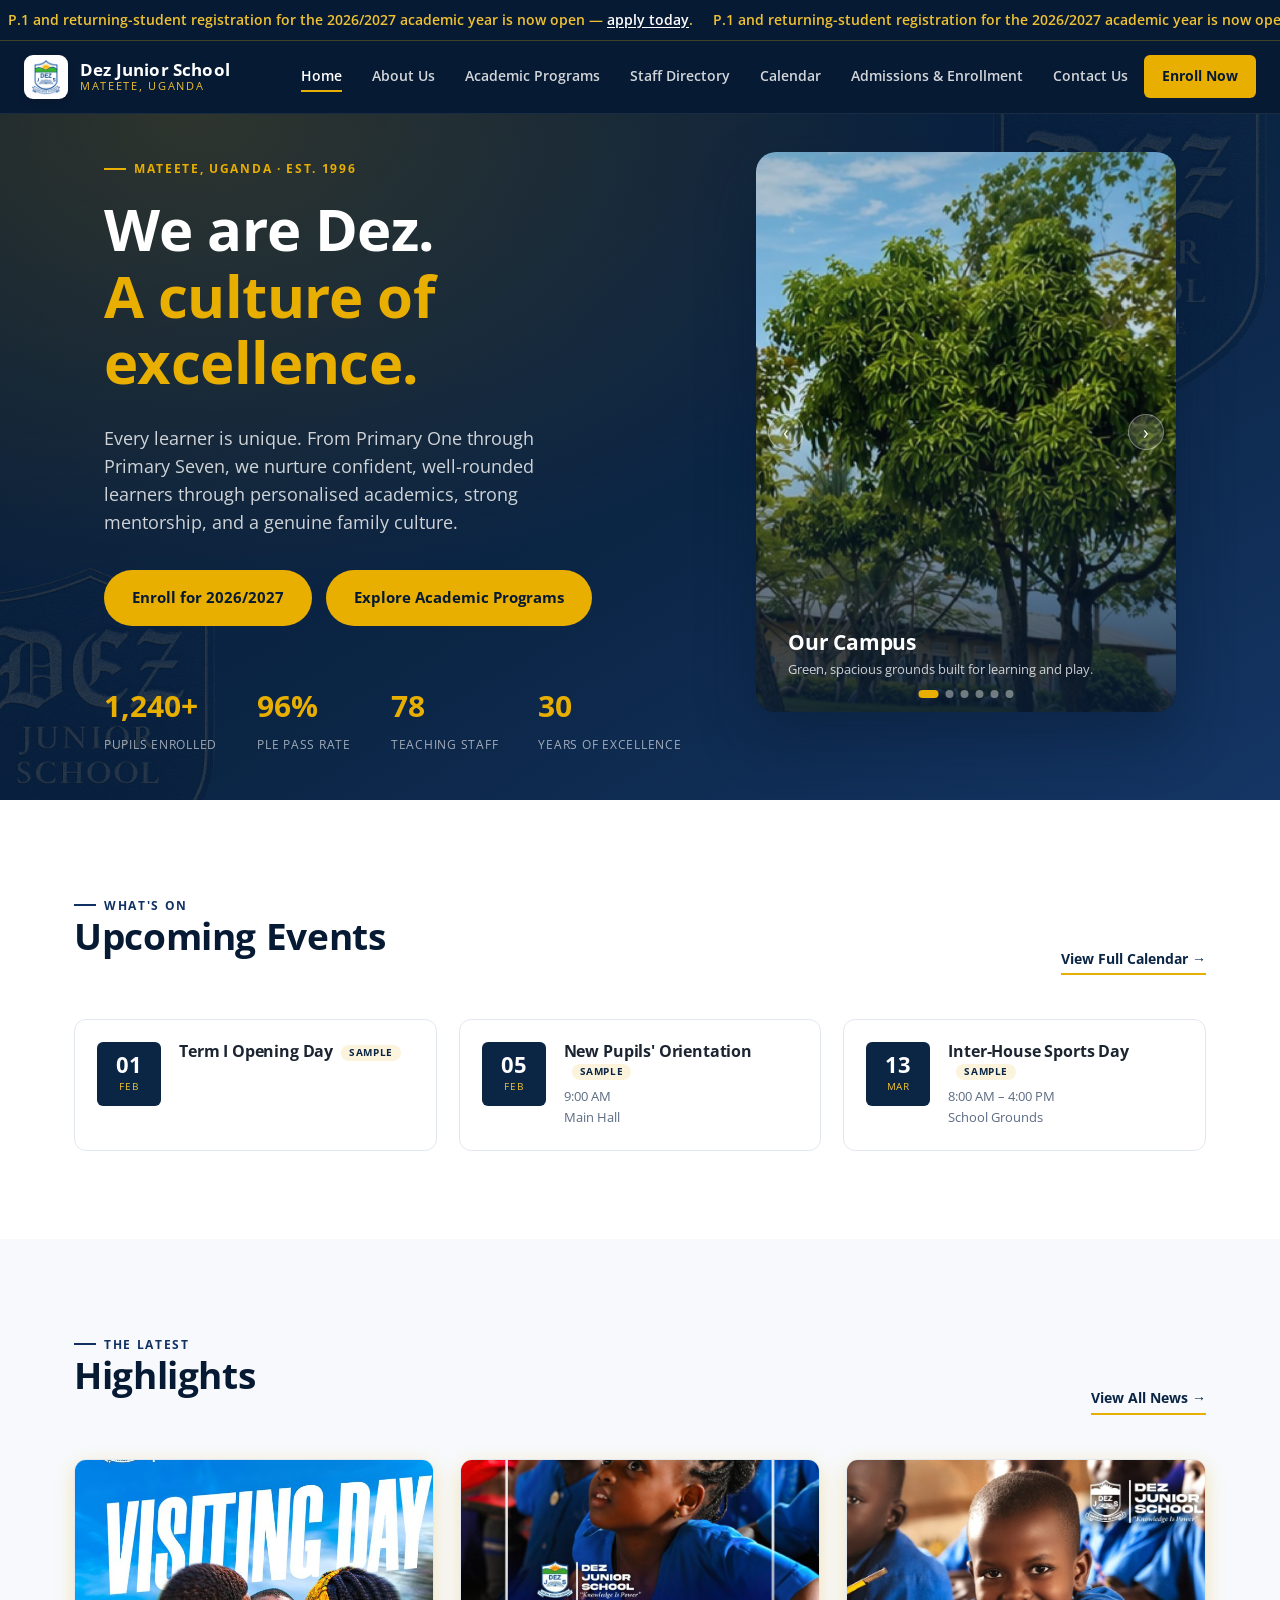
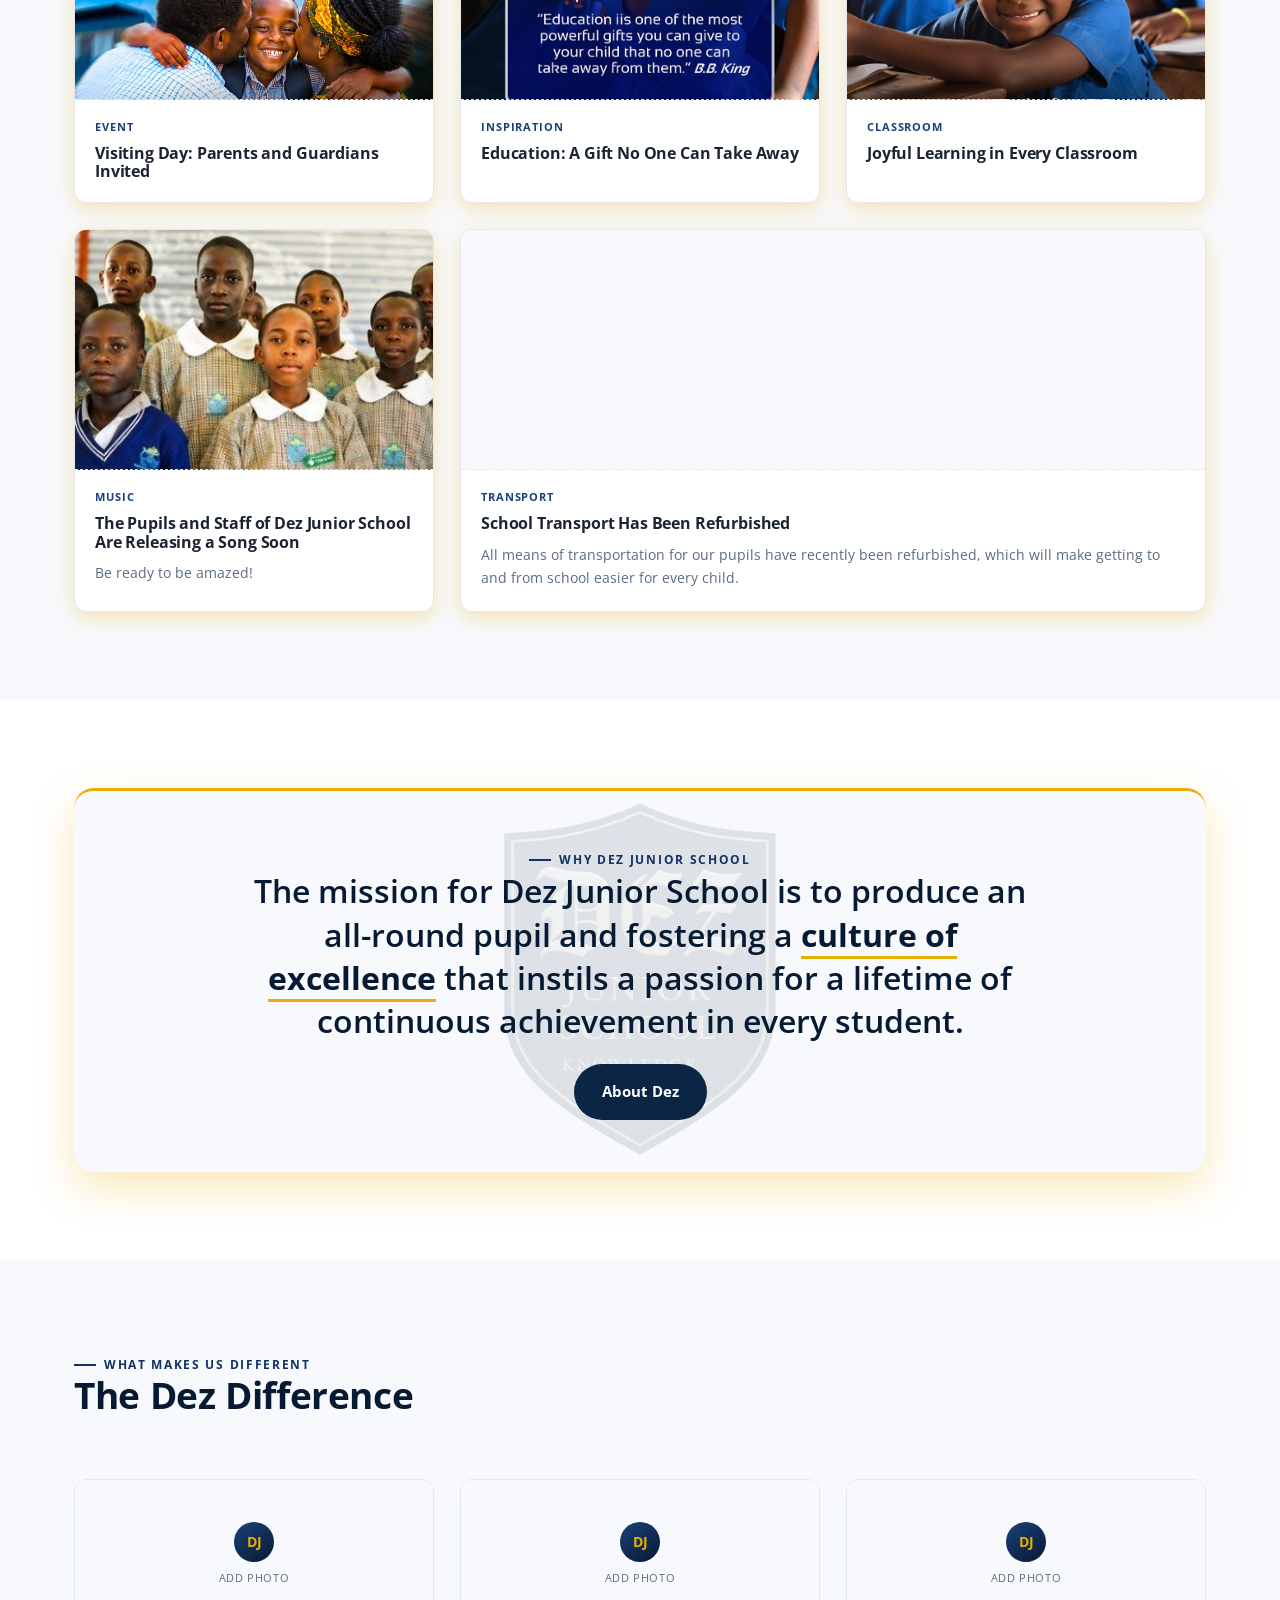
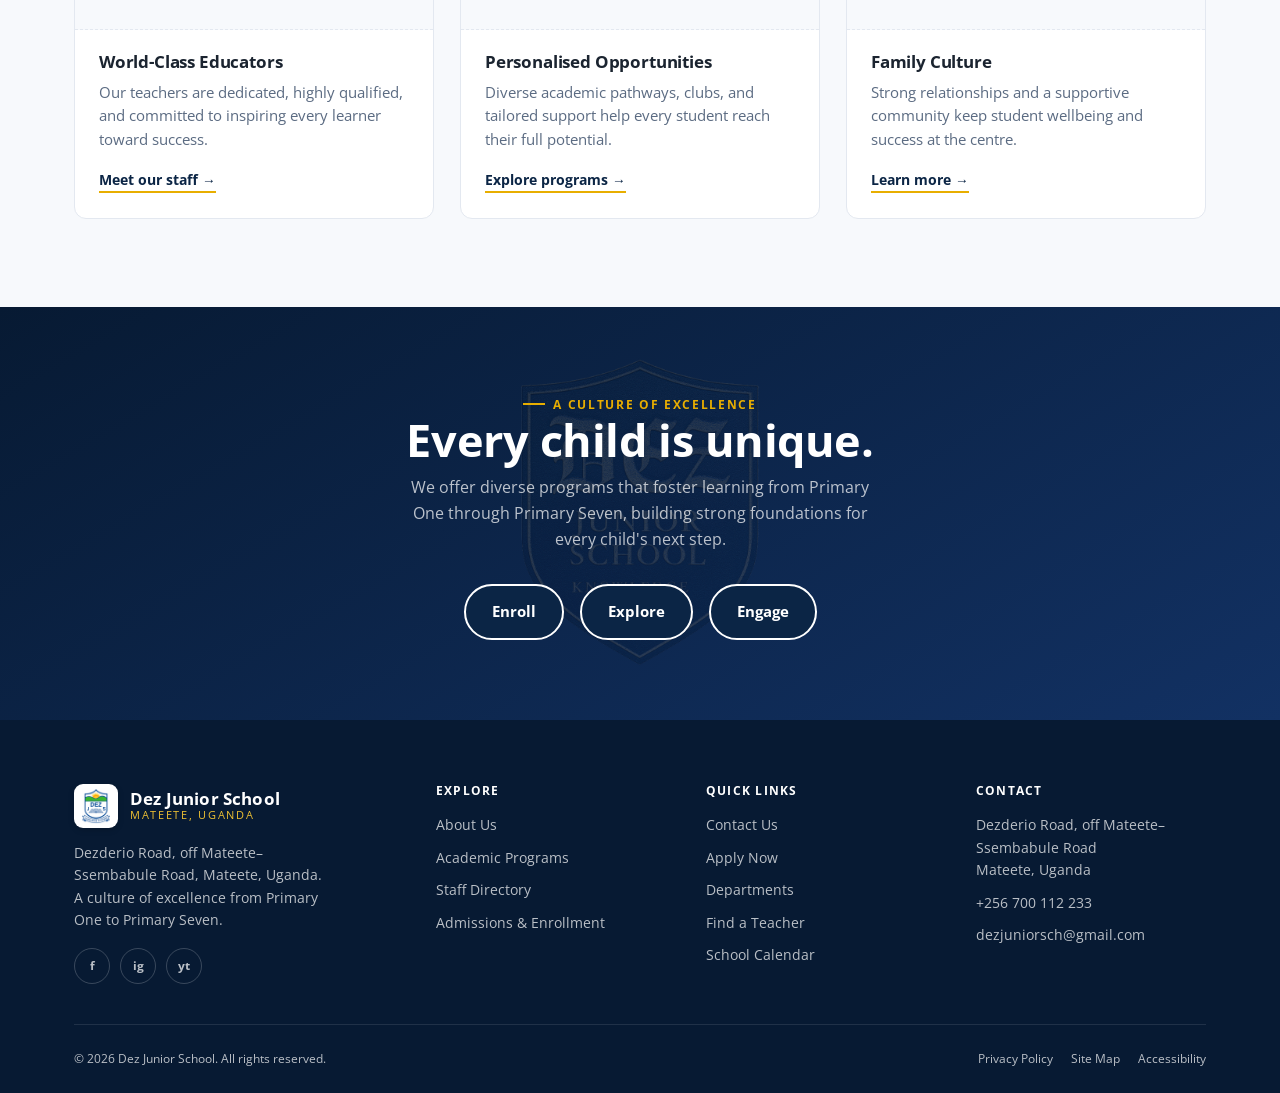
<file: dez-junior-school/index.html>
<!DOCTYPE html>
<html lang="en">
<head>
<meta charset="UTF-8">
<meta name="viewport" content="width=device-width, initial-scale=1.0">
<title>Dez Junior School — Home</title>
<meta name="description" content="Dez Junior School — a culture of excellence from P.1 through P.7, in Mateete, Uganda.">
<link rel="preconnect" href="https://fonts.googleapis.com">
<link href="https://fonts.googleapis.com/css2?family=Open+Sans:wght@400;500;600;700;800&display=swap" rel="stylesheet">
<link rel="stylesheet" href="css/styles.css">
</head>
<body data-page="home">

<a href="#main" class="visually-hidden">Skip to main content</a>

<div class="announce">
  <div class="announce-track">
    &nbsp;&nbsp;P.1 and returning-student registration for the 2026/2027 academic year is now open — <a href="admissions.html">apply today</a>.&nbsp;&nbsp;&nbsp;&nbsp;
    P.1 and returning-student registration for the 2026/2027 academic year is now open — <a href="admissions.html">apply today</a>.&nbsp;&nbsp;&nbsp;&nbsp;
  </div>
</div>

<header class="site-header">
  <div class="nav-bar">
    <a href="index.html" class="brand">
      <span class="brand-logo"><img src="assets/dez-badge.jpg" alt="Dez Junior School badge"></span>
      <span class="brand-text">
        <span class="brand-name">Dez Junior School</span>
        <span class="brand-sub">Mateete, Uganda</span>
      </span>
    </a>
    <nav class="nav-links" aria-label="Primary">
      <a href="index.html" data-nav="home">Home</a>
      <a href="about.html" data-nav="about">About Us</a>
      <a href="academics.html" data-nav="academics">Academic Programs</a>
      <a href="staff.html" data-nav="staff">Staff Directory</a>
      <a href="calendar.html" data-nav="calendar">Calendar</a>
      <a href="admissions.html" data-nav="admissions">Admissions &amp; Enrollment</a>
      <a href="contact.html" data-nav="contact">Contact Us</a>
      <a href="admissions.html" class="nav-cta">Enroll Now</a>
    </nav>
    <button class="nav-toggle" aria-label="Toggle menu" aria-expanded="false">
      <span></span>
    </button>
  </div>
</header>

<main id="main">

  <!-- HERO -->
  <section class="home-hero">
    <div class="container home-hero-inner">

      <div class="home-hero-media">
        <div class="hero-slideshow" aria-label="School highlights slideshow" data-slideshow>
          <div class="slide slide-1 is-active">
            <div class="slide-caption">
              <h2>Our Campus</h2>
              <p>Green, spacious grounds built for learning and play.</p>
            </div>
          </div>
          <div class="slide slide-2">
            <div class="slide-caption">
              <h2>Hands-On Learning</h2>
              <p>From our school farm to the classroom, pupils learn by doing.</p>
            </div>
          </div>
          <div class="slide slide-3">
            <div class="slide-caption">
              <h2>Sports &amp; Play</h2>
              <p>Athletics, football, and netball keep our learners active together.</p>
            </div>
          </div>
          <div class="slide slide-4">
            <div class="slide-caption">
              <h2>The Reading Corner</h2>
              <p>A love of books, nurtured early, for every reading level.</p>
            </div>
          </div>

          <div class="slide slide-5">
            <div class="slide-caption">
              <h2>Proud Pupils</h2>
              <p>Every learner is unique, and every smile tells a story.</p>
            </div>
          </div>
          <div class="slide slide-6">
            <div class="slide-caption">
              <h2>Ready to Learn</h2>
              <p>Dressed in our uniform and ready for the day ahead.</p>
            </div>
          </div>

          <div class="slideshow-controls">
            <button class="slide-btn slide-prev" aria-label="Previous slide" data-slide-prev>‹</button>
            <button class="slide-btn slide-next" aria-label="Next slide" data-slide-next>›</button>
          </div>
          <div class="slide-dots" role="tablist" aria-label="Choose slide">
            <button class="slide-dot is-active" data-slide-dot="0" aria-label="Show slide 1"></button>
            <button class="slide-dot" data-slide-dot="1" aria-label="Show slide 2"></button>
            <button class="slide-dot" data-slide-dot="2" aria-label="Show slide 3"></button>
            <button class="slide-dot" data-slide-dot="3" aria-label="Show slide 4"></button>
            <button class="slide-dot" data-slide-dot="4" aria-label="Show slide 5"></button>
            <button class="slide-dot" data-slide-dot="5" aria-label="Show slide 6"></button>
          </div>
        </div>
      </div>

      <div class="home-hero-copy">
        <span class="eyebrow">Mateete, Uganda · Est. 1996</span>
        <h1>We are Dez.<em>A culture of excellence.</em></h1>
        <p class="home-hero-lede">Every learner is unique. From Primary One through Primary Seven, we nurture confident, well-rounded learners through personalised academics, strong mentorship, and a genuine family culture.</p>
        <div class="hero-actions">
          <a href="admissions.html" class="btn btn-gold">Enroll for 2026/2027</a>
          <a href="academics.html" class="btn btn-gold">Explore Academic Programs</a>
        </div>
        <div class="hero-stats">
          <div><strong>1,240+</strong><span>Pupils enrolled</span></div>
          <div><strong>96%</strong><span>PLE pass rate</span></div>
          <div><strong>78</strong><span>Teaching staff</span></div>
          <div><strong>30</strong><span>Years of excellence</span></div>
        </div>
      </div>

    </div>
  </section>

  <!-- UPCOMING EVENTS -->
  <section class="section">
    <div class="container">
      <div class="section-head reveal">
        <div>
          <span class="eyebrow eyebrow--dark">What's on</span>
          <h2>Upcoming Events</h2>
        </div>
        <a href="calendar.html" class="link-more">View Full Calendar →</a>
      </div>
      <div class="events-grid" data-upcoming-events data-limit="3"></div>
    </div>
  </section>

  <!-- HIGHLIGHTS / NEWS -->
  <section class="section section--alt">
    <div class="container">
      <div class="section-head reveal">
        <div>
          <span class="eyebrow eyebrow--dark">The latest</span>
          <h2>Highlights</h2>
        </div>
        <a href="#" class="link-more">View All News →</a>
      </div>
      <div class="news-grid">
        <article class="news-card reveal">
          <div class="news-thumb" style="background-image:url('assets/highlights/visiting-day.jpg');background-position:center 38%;"></div>
          <div class="news-body">
            <span class="news-tag">Event</span>
            <h3>Visiting Day: Parents and Guardians Invited</h3>
          </div>
        </article>
        <article class="news-card reveal">
          <div class="news-thumb" style="background-image:url('assets/highlights/quote.jpg');background-position:center 60%;"></div>
          <div class="news-body">
            <span class="news-tag">Inspiration</span>
            <h3>Education: A Gift No One Can Take Away</h3>
          </div>
        </article>
        <article class="news-card reveal">
          <div class="news-thumb" style="background-image:url('assets/highlights/classroom.jpg');background-position:center;"></div>
          <div class="news-body">
            <span class="news-tag">Classroom</span>
            <h3>Joyful Learning in Every Classroom</h3>
          </div>
        </article>
        <article class="news-card reveal">
          <div class="news-thumb" style="background-image:url('assets/highlights/pupils.jpg');background-position:center;"></div>
          <div class="news-body">
            <span class="news-tag">Music</span>
            <h3>The Pupils and Staff of Dez Junior School Are Releasing a Song Soon</h3>
            <p class="news-text">Be ready to be amazed!</p>
          </div>
        </article>
              <article class="news-card news-card--wide reveal">
          <div class="news-thumb news-thumb--duo">
            <div style="background-image:url('assets/highlights/bus-1.jpg');"></div>
            <div style="background-image:url('assets/highlights/bus-2.jpg');"></div>
          </div>
          <div class="news-body">
            <span class="news-tag">Transport</span>
            <h3>School Transport Has Been Refurbished</h3>
            <p class="news-text">All means of transportation for our pupils have recently been refurbished, which will make getting to and from school easier for every child.</p>
          </div>
        </article>
      </div>
    </div>
  </section>

  <!-- WHY NILE CREST / MISSION -->
  <section class="section">
    <div class="container">
      <div class="mission-banner reveal">
        <span class="eyebrow eyebrow--dark" style="justify-content:center;">Why Dez Junior School</span>
        <blockquote>The mission for Dez Junior School is to produce an all-round pupil and fostering a <strong>culture of excellence</strong> that instils a passion for a lifetime of continuous achievement in every student.</blockquote>
        <a href="about.html" class="btn btn-navy">About Dez</a>
      </div>
    </div>
  </section>

  <!-- THREE FEATURE GRID -->
  <section class="section section--alt">
    <div class="container">
      <div class="section-head reveal">
        <div>
          <span class="eyebrow eyebrow--dark">What makes us different</span>
          <h2>The Dez Difference</h2>
        </div>
      </div>
      <div class="feature-grid">
        <div class="feature-card reveal">
          <div class="feature-media"><span class="photo-icon">DJ</span><span class="photo-label">Add Photo</span></div>
          <div class="feature-body">
            <h3>World-Class Educators</h3>
            <p>Our teachers are dedicated, highly qualified, and committed to inspiring every learner toward success.</p>
            <a href="staff.html">Meet our staff →</a>
          </div>
        </div>
        <div class="feature-card reveal">
          <div class="feature-media"><span class="photo-icon">DJ</span><span class="photo-label">Add Photo</span></div>
          <div class="feature-body">
            <h3>Personalised Opportunities</h3>
            <p>Diverse academic pathways, clubs, and tailored support help every student reach their full potential.</p>
            <a href="academics.html">Explore programs →</a>
          </div>
        </div>
        <div class="feature-card reveal">
          <div class="feature-media"><span class="photo-icon">DJ</span><span class="photo-label">Add Photo</span></div>
          <div class="feature-body">
            <h3>Family Culture</h3>
            <p>Strong relationships and a supportive community keep student wellbeing and success at the centre.</p>
            <a href="about.html">Learn more →</a>
          </div>
        </div>
      </div>
    </div>
  </section>

  <!-- CULTURE OF EXCELLENCE CTA -->
  <section class="cta-band">
    <div class="container">
      <span class="eyebrow">A Culture of Excellence</span>
      <h2>Every child is unique.</h2>
      <p>We offer diverse programs that foster learning from Primary One through Primary Seven, building strong foundations for every child's next step.</p>
      <div class="cta-buttons">
        <a href="admissions.html" class="btn btn-gold">Enroll</a>
        <a href="academics.html" class="btn btn-outline">Explore</a>
        <a href="contact.html" class="btn btn-outline">Engage</a>
      </div>
    </div>
  </section>

</main>

<footer class="site-footer">
  <div class="container">
    <div class="footer-grid">
      <div class="footer-brand">
        <a href="index.html" class="brand">
          <span class="brand-logo"><img src="assets/dez-badge.jpg" alt="Dez Junior School badge"></span>
          <span class="brand-text">
            <span class="brand-name">Dez Junior School</span>
            <span class="brand-sub">Mateete, Uganda</span>
          </span>
        </a>
        <p>Dezderio Road, off Mateete–Ssembabule Road, Mateete, Uganda. A culture of excellence from Primary One to Primary Seven.</p>
        <div class="footer-social">
          <a href="#" aria-label="Facebook">f</a>
          <a href="#" aria-label="Instagram">ig</a>
          <a href="#" aria-label="YouTube">yt</a>
        </div>
      </div>
      <div class="footer-col">
        <h4>Explore</h4>
        <ul>
          <li><a href="about.html">About Us</a></li>
          <li><a href="academics.html">Academic Programs</a></li>
          <li><a href="staff.html">Staff Directory</a></li>
          <li><a href="admissions.html">Admissions &amp; Enrollment</a></li>
        </ul>
      </div>
      <div class="footer-col">
        <h4>Quick Links</h4>
        <ul>
          <li><a href="contact.html">Contact Us</a></li>
          <li><a href="admissions.html">Apply Now</a></li>
          <li><a href="academics.html#departments">Departments</a></li>
          <li><a href="staff.html">Find a Teacher</a></li>
          <li><a href="calendar.html">School Calendar</a></li>
        </ul>
      </div>
      <div class="footer-col">
        <h4>Contact</h4>
        <ul>
          <li>Dezderio Road, off Mateete–Ssembabule Road<br>Mateete, Uganda</li>
          <li>+256 700 112 233</li>
          <li>dezjuniorsch@gmail.com</li>
        </ul>
      </div>
    </div>
    <div class="footer-bottom">
      <span>© <span data-year>2026</span> Dez Junior School. All rights reserved.</span>
      <div class="legal-links">
        <a href="#">Privacy Policy</a>
        <a href="#">Site Map</a>
        <a href="#">Accessibility</a>
      </div>
    </div>
  </div>
</footer>

<script src="js/events.js"></script>
<script src="js/script.js"></script>
</body>
</html>
</file>
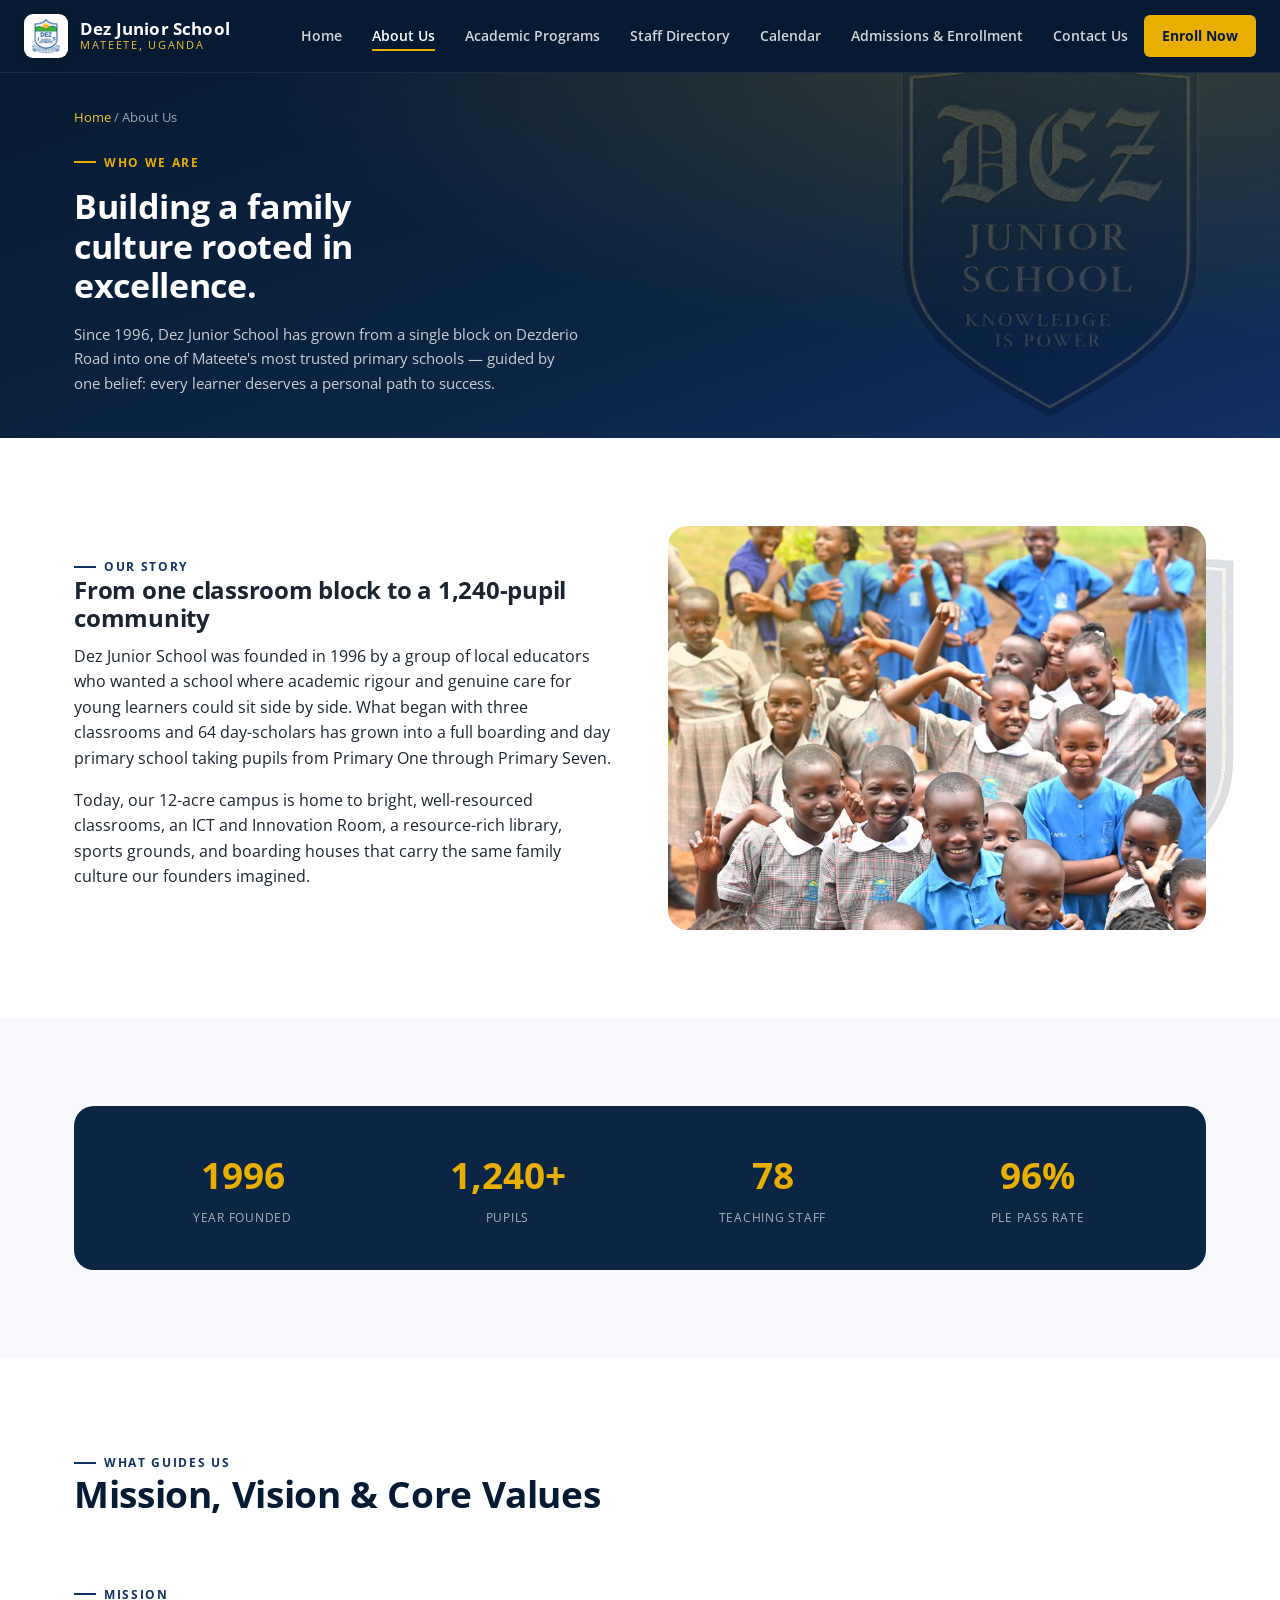
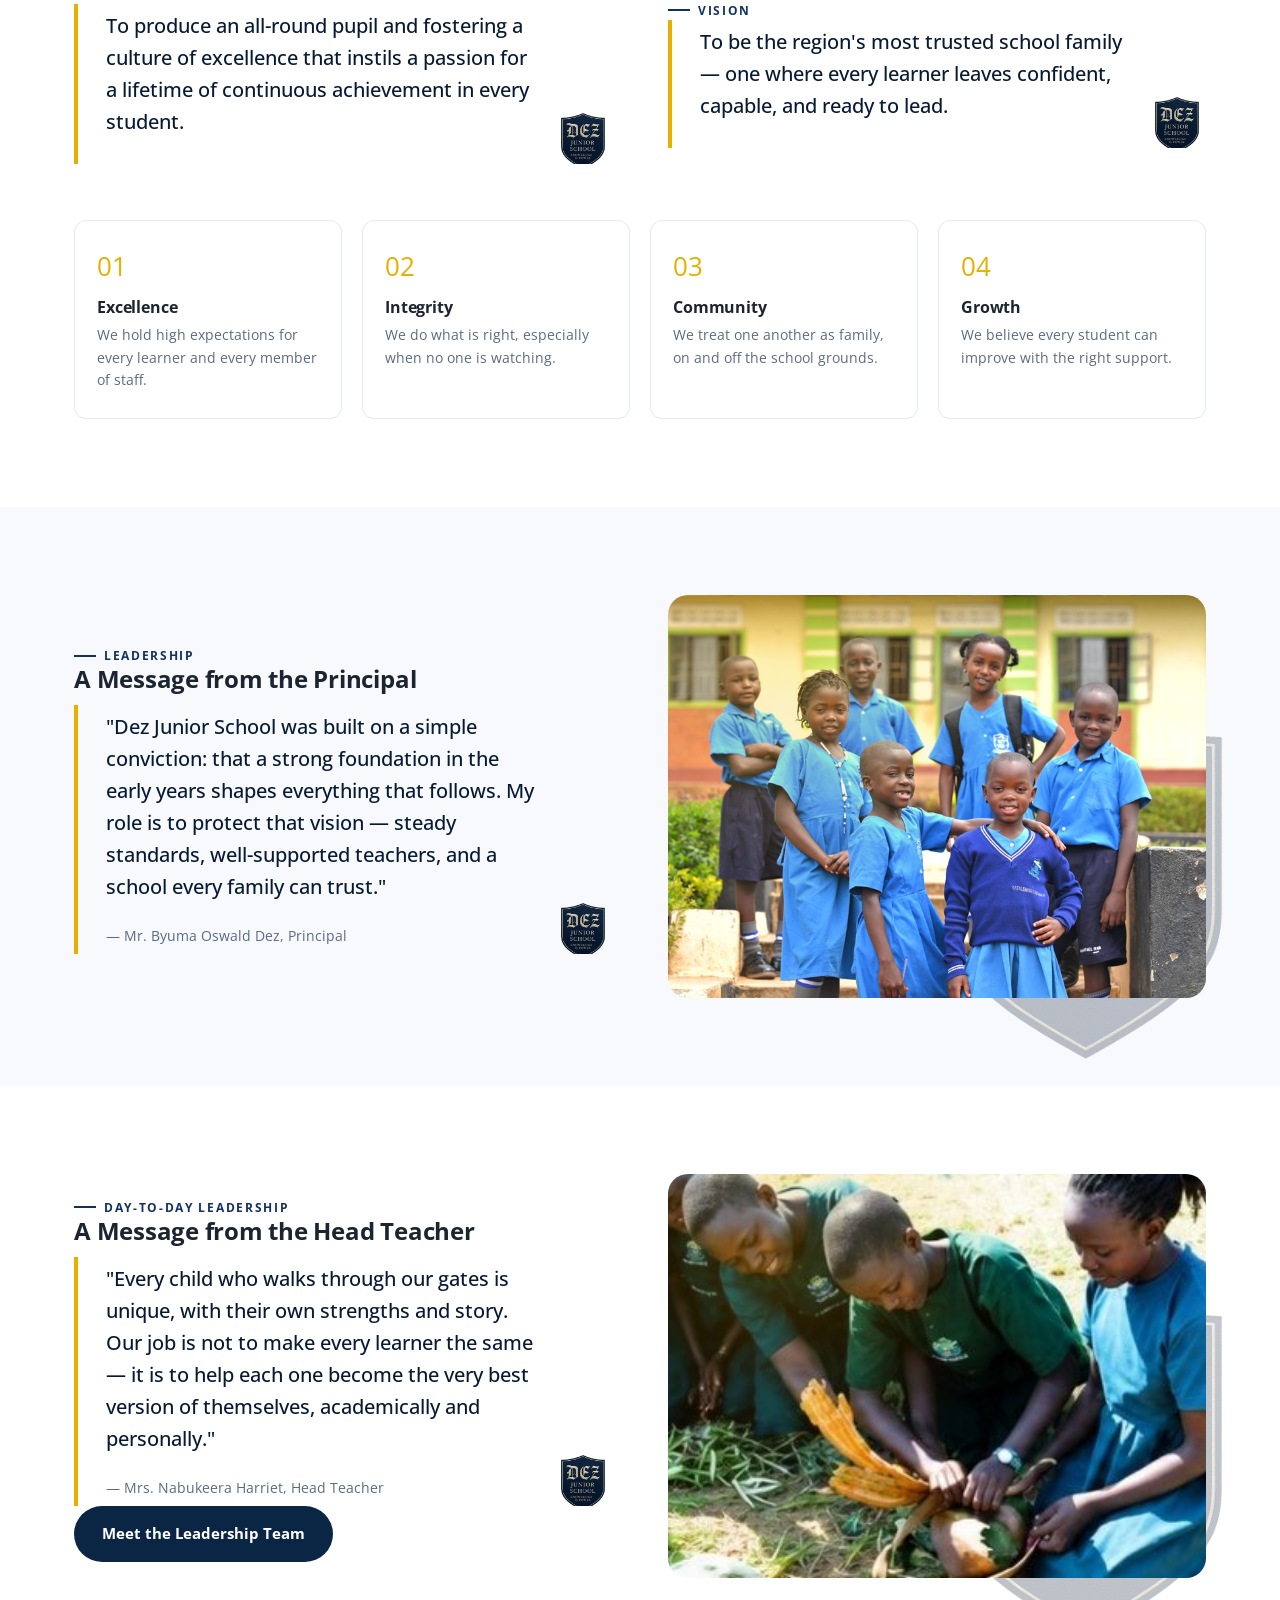
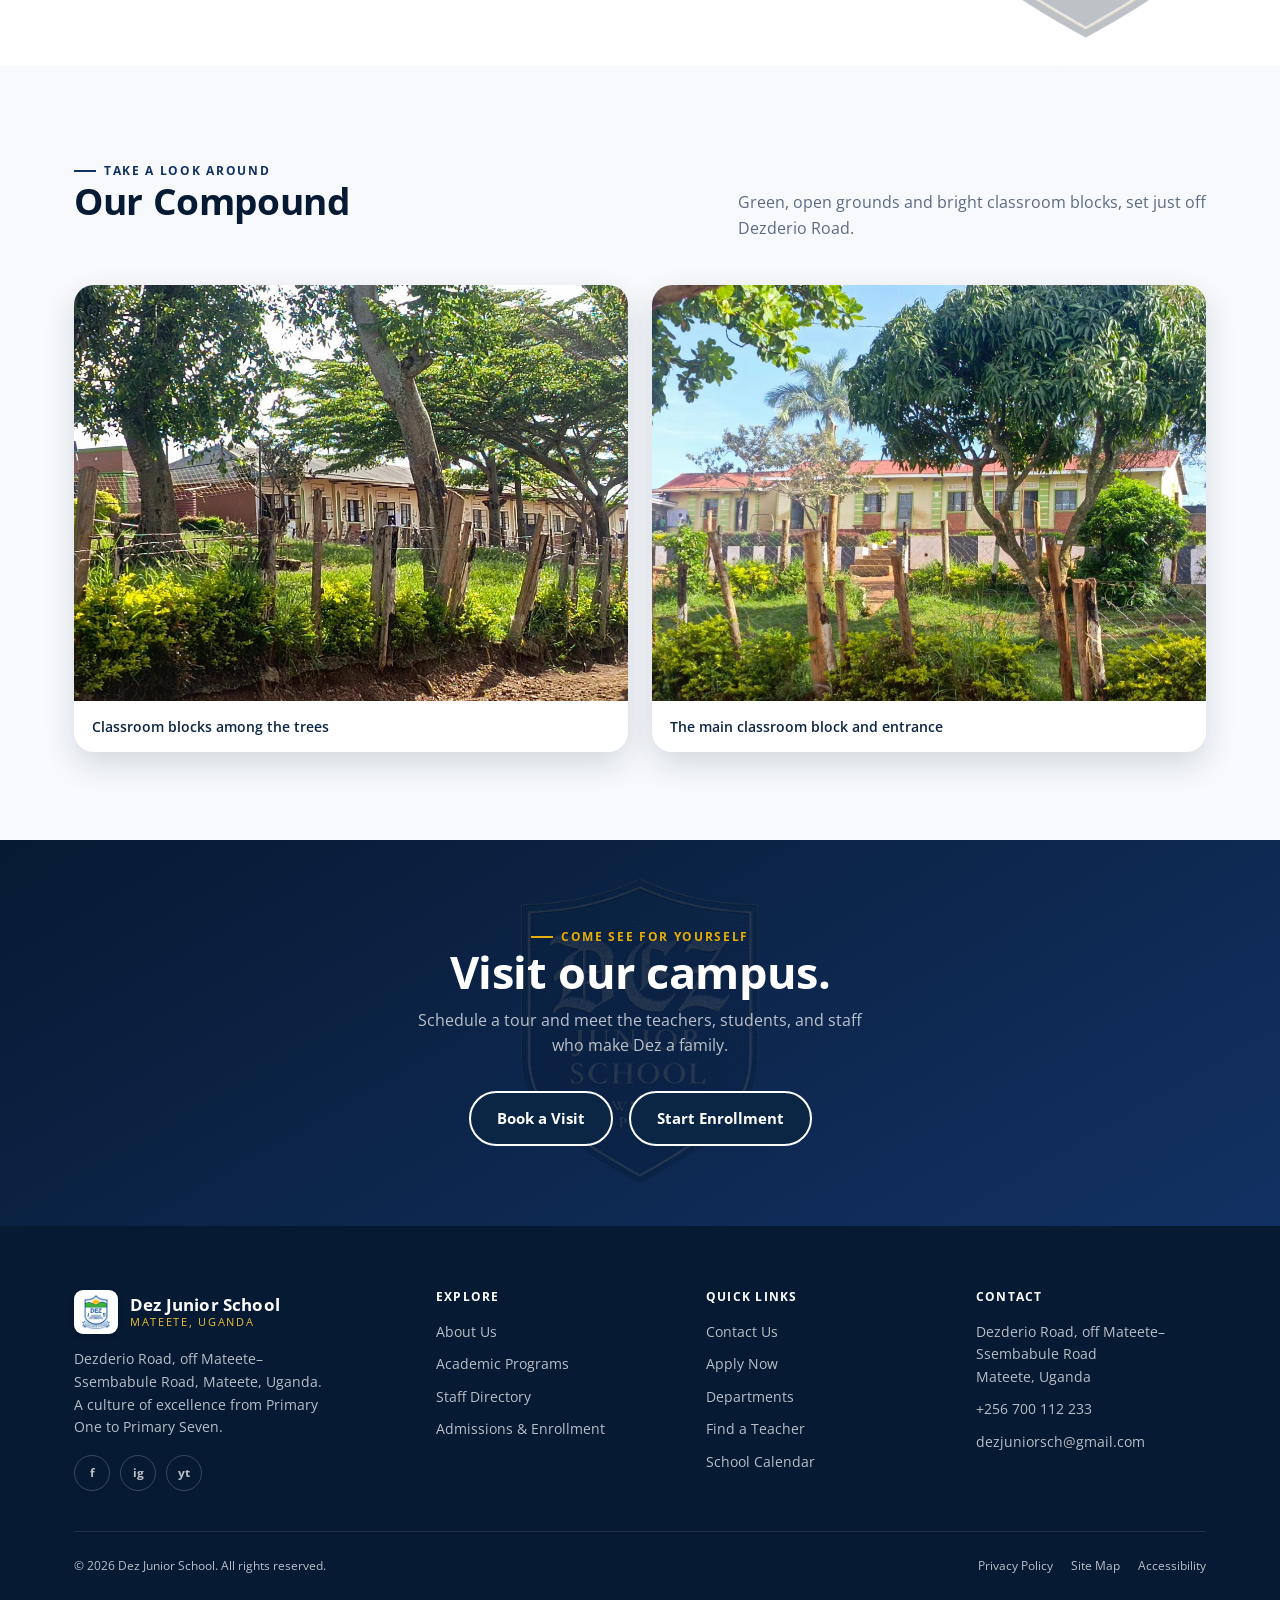
<file: dez-junior-school/about.html>
<!DOCTYPE html>
<html lang="en">
<head>
<meta charset="UTF-8">
<meta name="viewport" content="width=device-width, initial-scale=1.0">
<title>About Us — Dez Junior School</title>
<meta name="description" content="Learn about Dez Junior School's mission, history, values, and leadership.">
<link rel="preconnect" href="https://fonts.googleapis.com">
<link href="https://fonts.googleapis.com/css2?family=Open+Sans:wght@400;500;600;700;800&display=swap" rel="stylesheet">
<link rel="stylesheet" href="css/styles.css">
</head>
<body data-page="about">

<header class="site-header">
  <div class="nav-bar">
    <a href="index.html" class="brand">
      <span class="brand-logo"><img src="assets/dez-badge.jpg" alt="Dez Junior School badge"></span>
      <span class="brand-text">
        <span class="brand-name">Dez Junior School</span>
        <span class="brand-sub">Mateete, Uganda</span>
      </span>
    </a>
    <nav class="nav-links" aria-label="Primary">
      <a href="index.html" data-nav="home">Home</a>
      <a href="about.html" data-nav="about">About Us</a>
      <a href="academics.html" data-nav="academics">Academic Programs</a>
      <a href="staff.html" data-nav="staff">Staff Directory</a>
      <a href="calendar.html" data-nav="calendar">Calendar</a>
      <a href="admissions.html" data-nav="admissions">Admissions &amp; Enrollment</a>
      <a href="contact.html" data-nav="contact">Contact Us</a>
      <a href="admissions.html" class="nav-cta">Enroll Now</a>
    </nav>
    <button class="nav-toggle" aria-label="Toggle menu" aria-expanded="false">
      <span></span>
    </button>
  </div>
</header>

<main id="main">

  <section class="page-hero page-hero--sm">
    <div class="container">
      <div class="breadcrumb"><a href="index.html">Home</a> / About Us</div>
      <span class="eyebrow">Who We Are</span>
      <h1>Building a family culture rooted in excellence.</h1>
      <p>Since 1996, Dez Junior School has grown from a single block on Dezderio Road into one of Mateete's most trusted primary schools — guided by one belief: every learner deserves a personal path to success.</p>
    </div>
  </section>

  <section class="section story-section">
    <div class="container">
      <div class="two-col reveal">
        <div class="col-text">
          <span class="eyebrow eyebrow--dark">Our Story</span>
          <h2>From one classroom block to a 1,240-pupil community</h2>
          <p>Dez Junior School was founded in 1996 by a group of local educators who wanted a school where academic rigour and genuine care for young learners could sit side by side. What began with three classrooms and 64 day-scholars has grown into a full boarding and day primary school taking pupils from Primary One through Primary Seven.</p>
          <p>Today, our 12-acre campus is home to bright, well-resourced classrooms, an ICT and Innovation Room, a resource-rich library, sports grounds, and boarding houses that carry the same family culture our founders imagined.</p>
        </div>
        <div class="col-media">
          <div class="media-block" style="background-image:url('assets/about/our-story.jpg');background-size:cover;background-position:center;"></div>
        </div>
      </div>
    </div>
  </section>

  <section class="section section--alt">
    <div class="container">
      <div class="stat-strip reveal">
        <div><strong>1996</strong><span>Year founded</span></div>
        <div><strong>1,240+</strong><span>Pupils</span></div>
        <div><strong>78</strong><span>Teaching staff</span></div>
        <div><strong>96%</strong><span>PLE pass rate</span></div>
      </div>
    </div>
  </section>

  <section class="section">
    <div class="container">
      <div class="section-head reveal">
        <div>
          <span class="eyebrow eyebrow--dark">What guides us</span>
          <h2>Mission, Vision &amp; Core Values</h2>
        </div>
      </div>
      <div class="two-col reveal" style="margin-bottom:56px;">
        <div class="col-text">
          <span class="eyebrow eyebrow--dark">Mission</span>
          <blockquote class="quote-block"><p>To produce an all-round pupil and fostering a culture of excellence that instils a passion for a lifetime of continuous achievement in every student.</p></blockquote>
        </div>
        <div class="col-text">
          <span class="eyebrow eyebrow--dark">Vision</span>
          <blockquote class="quote-block"><p>To be the region's most trusted school family — one where every learner leaves confident, capable, and ready to lead.</p></blockquote>
        </div>
      </div>
      <div class="values-grid">
        <div class="value-card reveal">
          <span class="num">01</span>
          <h3>Excellence</h3>
          <p>We hold high expectations for every learner and every member of staff.</p>
        </div>
        <div class="value-card reveal">
          <span class="num">02</span>
          <h3>Integrity</h3>
          <p>We do what is right, especially when no one is watching.</p>
        </div>
        <div class="value-card reveal">
          <span class="num">03</span>
          <h3>Community</h3>
          <p>We treat one another as family, on and off the school grounds.</p>
        </div>
        <div class="value-card reveal">
          <span class="num">04</span>
          <h3>Growth</h3>
          <p>We believe every student can improve with the right support.</p>
        </div>
      </div>
    </div>
  </section>

  <section class="section section--alt">
    <div class="container">
      <div class="two-col reverse reveal">
        <div class="col-text">
          <span class="eyebrow eyebrow--dark">Leadership</span>
          <h2>A Message from the Principal</h2>
          <blockquote class="quote-block">
            <p>"Dez Junior School was built on a simple conviction: that a strong foundation in the early years shapes everything that follows. My role is to protect that vision — steady standards, well-supported teachers, and a school every family can trust."</p>
            <cite>— Mr. Byuma Oswald Dez, Principal</cite>
          </blockquote>
        </div>
        <div class="col-media col-media--shield">
          <div class="media-block" style="background-image:url('assets/about/principal.jpg');background-size:cover;background-position:center;"></div>
        </div>
      </div>
    </div>
  </section>

  <section class="section">
    <div class="container">
      <div class="two-col reveal">
        <div class="col-text">
          <span class="eyebrow eyebrow--dark">Day-to-Day Leadership</span>
          <h2>A Message from the Head Teacher</h2>
          <blockquote class="quote-block">
            <p>"Every child who walks through our gates is unique, with their own strengths and story. Our job is not to make every learner the same — it is to help each one become the very best version of themselves, academically and personally."</p>
            <cite>— Mrs. Nabukeera Harriet, Head Teacher</cite>
          </blockquote>
          <a href="staff.html" class="btn btn-navy">Meet the Leadership Team</a>
        </div>
        <div class="col-media col-media--shield">
          <div class="media-block" style="background-image:url('assets/about/head-teacher.jpg');background-size:cover;background-position:center;"></div>
        </div>
      </div>
    </div>
  </section>

  <section class="section section--alt">
    <div class="container">
      <div class="section-head reveal">
        <div>
          <span class="eyebrow eyebrow--dark">Take a look around</span>
          <h2>Our Compound</h2>
        </div>
        <p>Green, open grounds and bright classroom blocks, set just off Dezderio Road.</p>
      </div>
      <div class="campus-gallery">
        <figure class="campus-photo reveal"><img src="assets/campus/compound-1.jpg" alt="Classroom blocks of Dez Junior School seen through the trees" loading="lazy"><figcaption>Classroom blocks among the trees</figcaption></figure>
        <figure class="campus-photo reveal"><img src="assets/campus/compound-2.jpg" alt="Dez Junior School main classroom block and entrance steps" loading="lazy"><figcaption>The main classroom block and entrance</figcaption></figure>
      </div>
    </div>
  </section>

  <section class="cta-band">
    <div class="container">
      <span class="eyebrow">Come see for yourself</span>
      <h2>Visit our campus.</h2>
      <p>Schedule a tour and meet the teachers, students, and staff who make Dez a family.</p>
      <div class="cta-buttons">
        <a href="contact.html" class="btn btn-gold">Book a Visit</a>
        <a href="admissions.html" class="btn btn-outline">Start Enrollment</a>
      </div>
    </div>
  </section>

</main>

<footer class="site-footer">
  <div class="container">
    <div class="footer-grid">
      <div class="footer-brand">
        <a href="index.html" class="brand">
          <span class="brand-logo"><img src="assets/dez-badge.jpg" alt="Dez Junior School badge"></span>
          <span class="brand-text">
            <span class="brand-name">Dez Junior School</span>
            <span class="brand-sub">Mateete, Uganda</span>
          </span>
        </a>
        <p>Dezderio Road, off Mateete–Ssembabule Road, Mateete, Uganda. A culture of excellence from Primary One to Primary Seven.</p>
        <div class="footer-social">
          <a href="#" aria-label="Facebook">f</a>
          <a href="#" aria-label="Instagram">ig</a>
          <a href="#" aria-label="YouTube">yt</a>
        </div>
      </div>
      <div class="footer-col">
        <h4>Explore</h4>
        <ul>
          <li><a href="about.html">About Us</a></li>
          <li><a href="academics.html">Academic Programs</a></li>
          <li><a href="staff.html">Staff Directory</a></li>
          <li><a href="admissions.html">Admissions &amp; Enrollment</a></li>
        </ul>
      </div>
      <div class="footer-col">
        <h4>Quick Links</h4>
        <ul>
          <li><a href="contact.html">Contact Us</a></li>
          <li><a href="admissions.html">Apply Now</a></li>
          <li><a href="academics.html#departments">Departments</a></li>
          <li><a href="staff.html">Find a Teacher</a></li>
          <li><a href="calendar.html">School Calendar</a></li>
        </ul>
      </div>
      <div class="footer-col">
        <h4>Contact</h4>
        <ul>
          <li>Dezderio Road, off Mateete–Ssembabule Road<br>Mateete, Uganda</li>
          <li>+256 700 112 233</li>
          <li>dezjuniorsch@gmail.com</li>
        </ul>
      </div>
    </div>
    <div class="footer-bottom">
      <span>© <span data-year>2026</span> Dez Junior School. All rights reserved.</span>
      <div class="legal-links">
        <a href="#">Privacy Policy</a>
        <a href="#">Site Map</a>
        <a href="#">Accessibility</a>
      </div>
    </div>
  </div>
</footer>

<script src="js/script.js"></script>
</body>
</html>
</file>
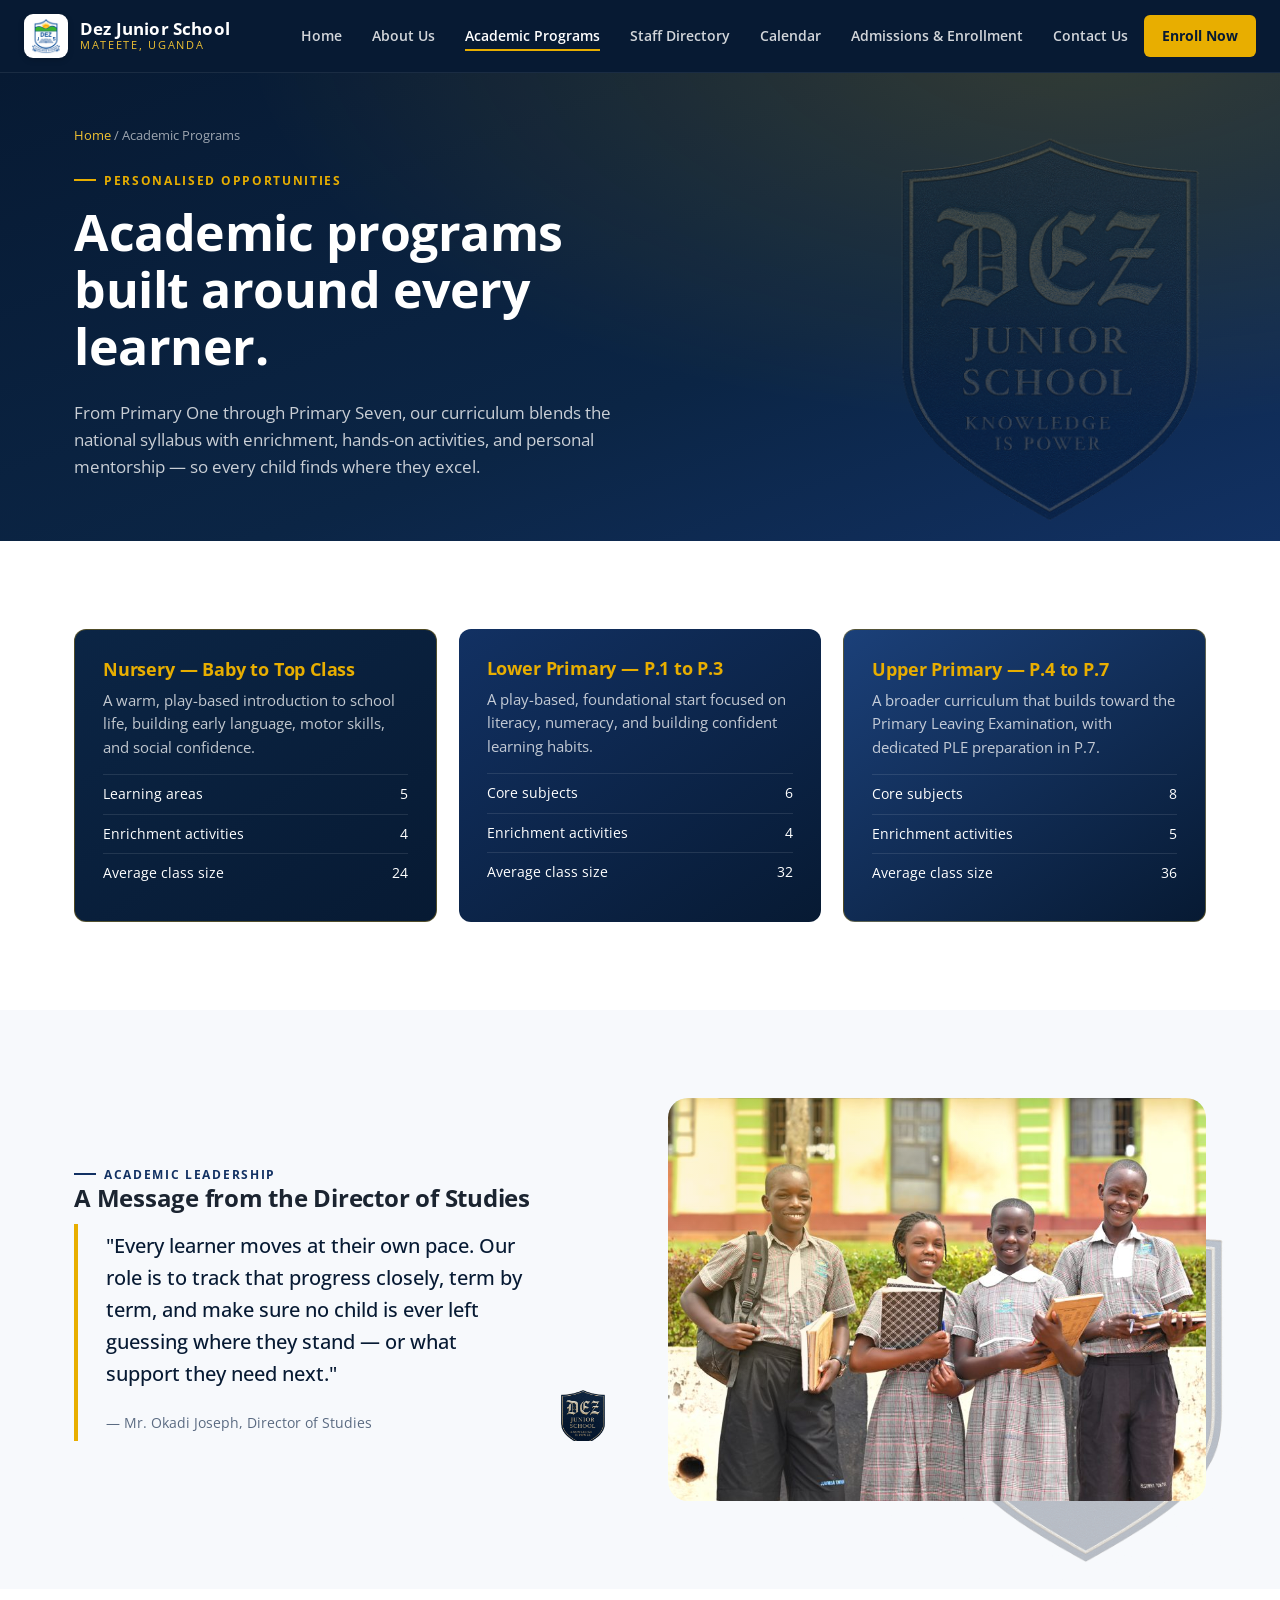
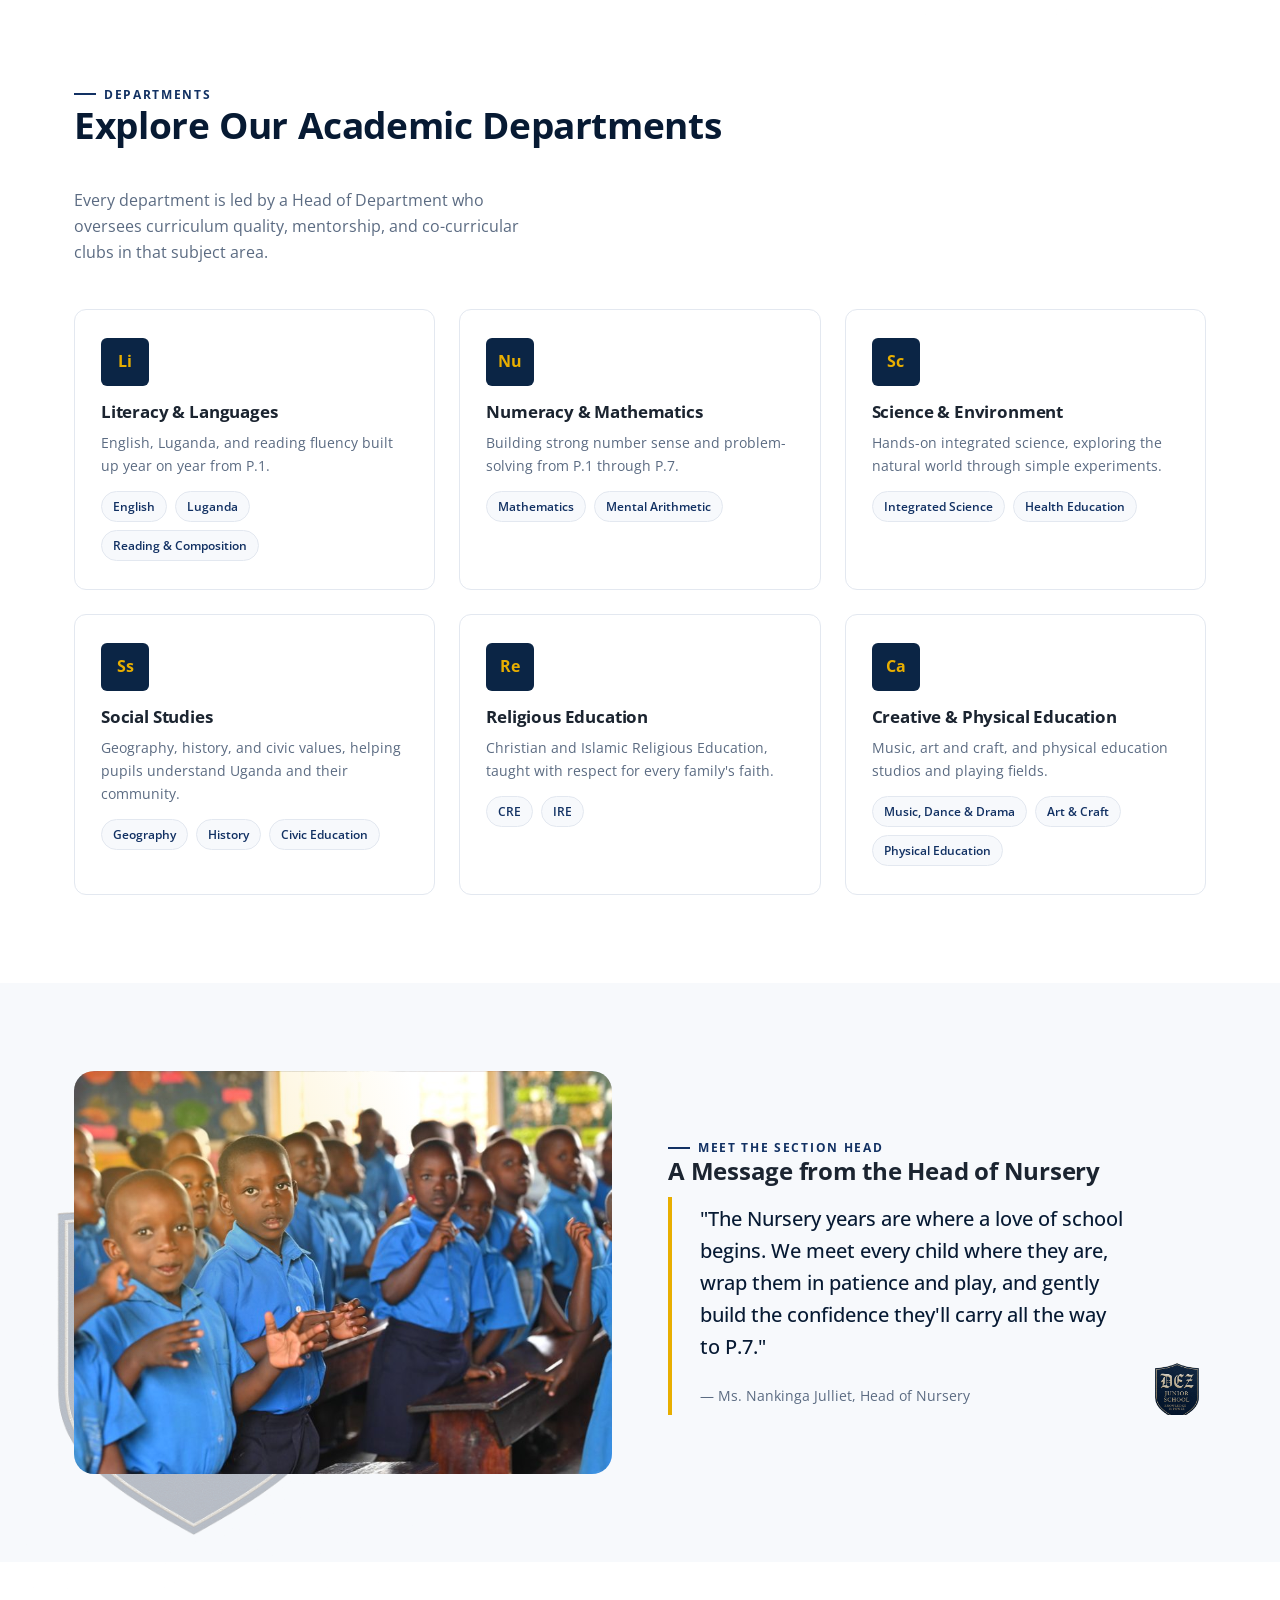
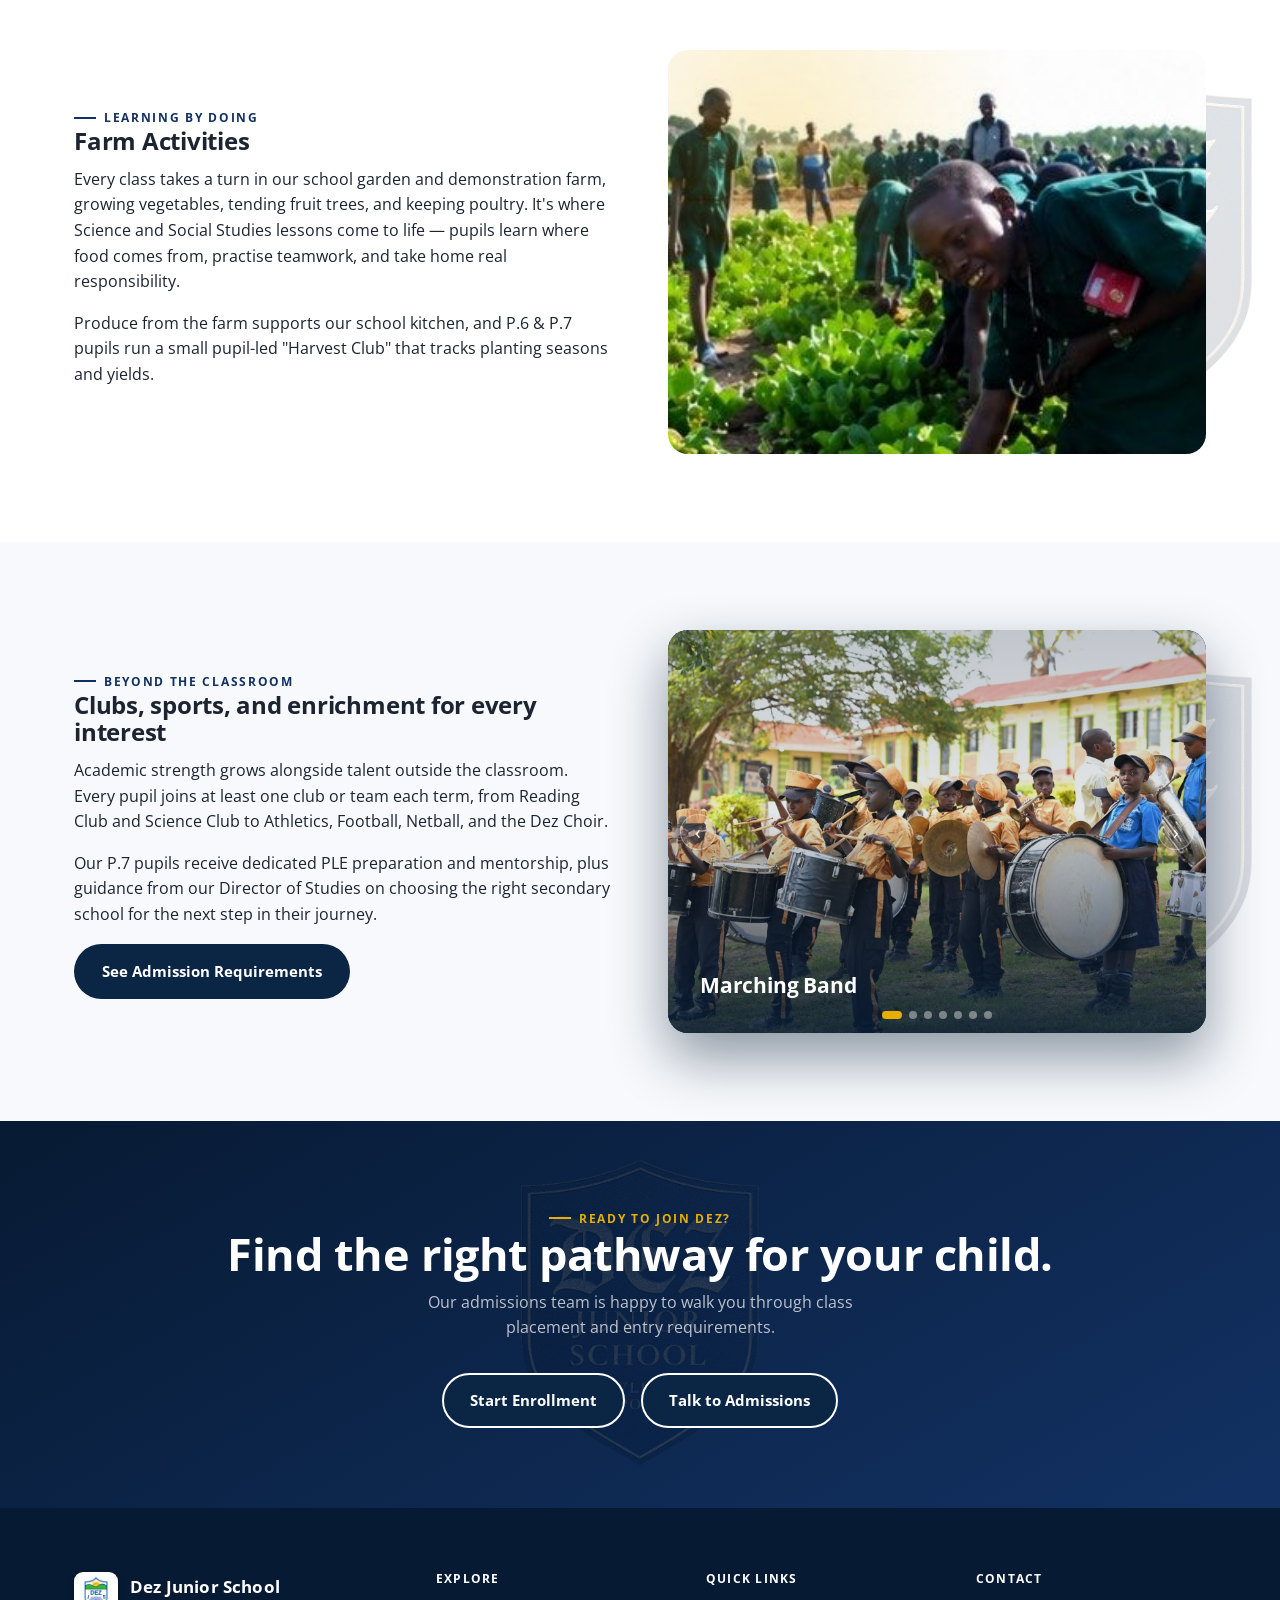
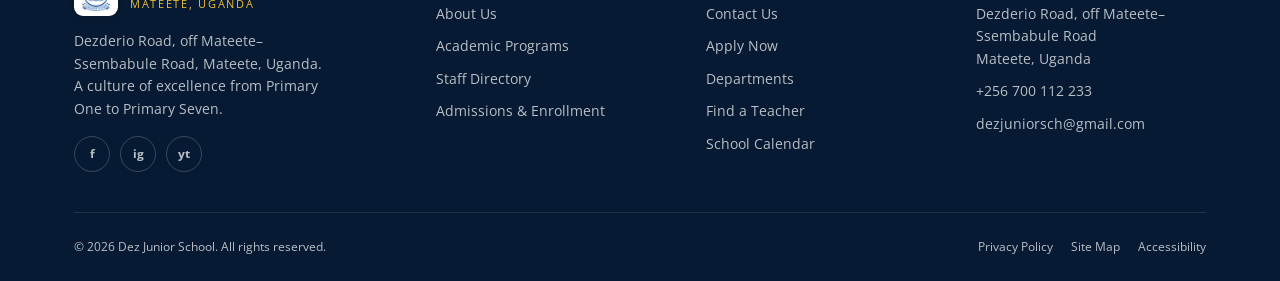
<file: dez-junior-school/academics.html>
<!DOCTYPE html>
<html lang="en">
<head>
<meta charset="UTF-8">
<meta name="viewport" content="width=device-width, initial-scale=1.0">
<title>Academic Programs — Dez Junior School</title>
<meta name="description" content="Explore Dez Junior School's Lower and Upper Primary academic curriculum and programs.">
<link rel="preconnect" href="https://fonts.googleapis.com">
<link href="https://fonts.googleapis.com/css2?family=Open+Sans:wght@400;500;600;700;800&display=swap" rel="stylesheet">
<link rel="stylesheet" href="css/styles.css">
</head>
<body data-page="academics">

<header class="site-header">
  <div class="nav-bar">
    <a href="index.html" class="brand">
      <span class="brand-logo"><img src="assets/dez-badge.jpg" alt="Dez Junior School badge"></span>
      <span class="brand-text">
        <span class="brand-name">Dez Junior School</span>
        <span class="brand-sub">Mateete, Uganda</span>
      </span>
    </a>
    <nav class="nav-links" aria-label="Primary">
      <a href="index.html" data-nav="home">Home</a>
      <a href="about.html" data-nav="about">About Us</a>
      <a href="academics.html" data-nav="academics">Academic Programs</a>
      <a href="staff.html" data-nav="staff">Staff Directory</a>
      <a href="calendar.html" data-nav="calendar">Calendar</a>
      <a href="admissions.html" data-nav="admissions">Admissions &amp; Enrollment</a>
      <a href="contact.html" data-nav="contact">Contact Us</a>
      <a href="admissions.html" class="nav-cta">Enroll Now</a>
    </nav>
    <button class="nav-toggle" aria-label="Toggle menu" aria-expanded="false">
      <span></span>
    </button>
  </div>
</header>

<main id="main">

  <section class="page-hero">
    <div class="container">
      <div class="breadcrumb"><a href="index.html">Home</a> / Academic Programs</div>
      <span class="eyebrow">Personalised Opportunities</span>
      <h1>Academic programs built around every learner.</h1>
      <p>From Primary One through Primary Seven, our curriculum blends the national syllabus with enrichment, hands-on activities, and personal mentorship — so every child finds where they excel.</p>
    </div>
  </section>

  <section class="section">
    <div class="container">
      <div class="level-band reveal">
        <div class="level-card nursery">
          <h3>Nursery — Baby to Top Class</h3>
          <p style="color:rgba(255,255,255,.75);font-size:.92rem;">A warm, play-based introduction to school life, building early language, motor skills, and social confidence.</p>
          <ul>
            <li><span>Learning areas</span><span>5</span></li>
            <li><span>Enrichment activities</span><span>4</span></li>
            <li><span>Average class size</span><span>24</span></li>
          </ul>
        </div>
        <div class="level-card olevel">
          <h3>Lower Primary — P.1 to P.3</h3>
          <p style="color:rgba(255,255,255,.75);font-size:.92rem;">A play-based, foundational start focused on literacy, numeracy, and building confident learning habits.</p>
          <ul>
            <li><span>Core subjects</span><span>6</span></li>
            <li><span>Enrichment activities</span><span>4</span></li>
            <li><span>Average class size</span><span>32</span></li>
          </ul>
        </div>
        <div class="level-card alevel">
          <h3>Upper Primary — P.4 to P.7</h3>
          <p style="color:rgba(255,255,255,.75);font-size:.92rem;">A broader curriculum that builds toward the Primary Leaving Examination, with dedicated PLE preparation in P.7.</p>
          <ul>
            <li><span>Core subjects</span><span>8</span></li>
            <li><span>Enrichment activities</span><span>5</span></li>
            <li><span>Average class size</span><span>36</span></li>
          </ul>
        </div>
      </div>
    </div>
  </section>

  <section class="section section--alt">
    <div class="container">
      <div class="two-col reverse reveal">
        <div class="col-text">
          <span class="eyebrow eyebrow--dark">Academic Leadership</span>
          <h2>A Message from the Director of Studies</h2>
          <blockquote class="quote-block">
            <p>"Every learner moves at their own pace. Our role is to track that progress closely, term by term, and make sure no child is ever left guessing where they stand — or what support they need next."</p>
            <cite>— Mr. Okadi Joseph, Director of Studies</cite>
          </blockquote>
        </div>
        <div class="col-media col-media--shield">
          <div class="media-block" style="background-image:url('assets/academics/dos.jpg');background-size:cover;background-position:center;"></div>
        </div>
      </div>
    </div>
  </section>

  <section class="section" id="departments">
    <div class="container">
      <div class="section-head reveal">
        <div>
          <span class="eyebrow eyebrow--dark">Departments</span>
          <h2>Explore Our Academic Departments</h2>
        </div>
        <p>Every department is led by a Head of Department who oversees curriculum quality, mentorship, and co-curricular clubs in that subject area.</p>
      </div>
      <div class="program-grid">
        <div class="program-card reveal">
          <div class="program-icon">Li</div>
          <h3>Literacy &amp; Languages</h3>
          <p>English, Luganda, and reading fluency built up year on year from P.1.</p>
          <div class="subject-tags">
            <span>English</span><span>Luganda</span><span>Reading &amp; Composition</span>
          </div>
        </div>
        <div class="program-card reveal">
          <div class="program-icon">Nu</div>
          <h3>Numeracy &amp; Mathematics</h3>
          <p>Building strong number sense and problem-solving from P.1 through P.7.</p>
          <div class="subject-tags">
            <span>Mathematics</span><span>Mental Arithmetic</span>
          </div>
        </div>
        <div class="program-card reveal">
          <div class="program-icon">Sc</div>
          <h3>Science &amp; Environment</h3>
          <p>Hands-on integrated science, exploring the natural world through simple experiments.</p>
          <div class="subject-tags">
            <span>Integrated Science</span><span>Health Education</span>
          </div>
        </div>
        <div class="program-card reveal">
          <div class="program-icon">Ss</div>
          <h3>Social Studies</h3>
          <p>Geography, history, and civic values, helping pupils understand Uganda and their community.</p>
          <div class="subject-tags">
            <span>Geography</span><span>History</span><span>Civic Education</span>
          </div>
        </div>
        <div class="program-card reveal">
          <div class="program-icon">Re</div>
          <h3>Religious Education</h3>
          <p>Christian and Islamic Religious Education, taught with respect for every family's faith.</p>
          <div class="subject-tags">
            <span>CRE</span><span>IRE</span>
          </div>
        </div>
        <div class="program-card reveal">
          <div class="program-icon">Ca</div>
          <h3>Creative &amp; Physical Education</h3>
          <p>Music, art and craft, and physical education studios and playing fields.</p>
          <div class="subject-tags">
            <span>Music, Dance &amp; Drama</span><span>Art &amp; Craft</span><span>Physical Education</span>
          </div>
        </div>
      </div>
    </div>
  </section>

  <section class="section section--alt">
    <div class="container">
      <div class="two-col reveal">
        <div class="col-media col-media--shield col-media--shield-left">
          <div class="media-block" style="background-image:url('assets/academics/nursery.jpg');background-size:cover;background-position:center;"></div>
        </div>
        <div class="col-text">
          <span class="eyebrow eyebrow--dark">Meet the Section Head</span>
          <h2>A Message from the Head of Nursery</h2>
          <blockquote class="quote-block">
            <p>"The Nursery years are where a love of school begins. We meet every child where they are, wrap them in patience and play, and gently build the confidence they'll carry all the way to P.7."</p>
            <cite>— Ms. Nankinga Julliet, Head of Nursery</cite>
          </blockquote>
        </div>
      </div>
    </div>
  </section>

  <section class="section emblem-bg-section">
    <div class="container">
      <div class="two-col reveal">
        <div class="col-text">
          <span class="eyebrow eyebrow--dark">Learning by Doing</span>
          <h2>Farm Activities</h2>
          <p>Every class takes a turn in our school garden and demonstration farm, growing vegetables, tending fruit trees, and keeping poultry. It's where Science and Social Studies lessons come to life — pupils learn where food comes from, practise teamwork, and take home real responsibility.</p>
          <p>Produce from the farm supports our school kitchen, and P.6 &amp; P.7 pupils run a small pupil-led "Harvest Club" that tracks planting seasons and yields.</p>
        </div>
        <div class="col-media">
          <div class="media-block" style="background-image:url('assets/academics/farm.jpg');background-size:cover;background-position:center;"></div>
        </div>
      </div>
    </div>
  </section>

  <section class="section section--alt emblem-bg-section">
    <div class="container">
      <div class="two-col reveal">
        <div class="col-text">
          <span class="eyebrow eyebrow--dark">Beyond the Classroom</span>
          <h2>Clubs, sports, and enrichment for every interest</h2>
          <p>Academic strength grows alongside talent outside the classroom. Every pupil joins at least one club or team each term, from Reading Club and Science Club to Athletics, Football, Netball, and the Dez Choir.</p>
          <p>Our P.7 pupils receive dedicated PLE preparation and mentorship, plus guidance from our Director of Studies on choosing the right secondary school for the next step in their journey.</p>
          <a href="admissions.html" class="btn btn-navy">See Admission Requirements</a>
        </div>
        <div class="col-media">
          <div class="hero-slideshow hero-slideshow--wide" aria-label="Clubs, sports, and enrichment slideshow" data-slideshow>
            <div class="slide slide-clubs-1 is-active" style="background-image:linear-gradient(to top, rgba(7,26,51,.88), rgba(7,26,51,.1) 55%, rgba(7,26,51,.25)), url('assets/clubs/01.jpg');background-size:cover;background-position:center;">
              <div class="slide-caption"><h2>Marching Band</h2></div>
            </div>
            <div class="slide slide-clubs-2" style="background-image:linear-gradient(to top, rgba(7,26,51,.88), rgba(7,26,51,.1) 55%, rgba(7,26,51,.25)), url('assets/clubs/02.jpg');background-size:cover;background-position:center;">
              <div class="slide-caption"><h2>Music Club</h2></div>
            </div>
            <div class="slide slide-clubs-3" style="background-image:linear-gradient(to top, rgba(7,26,51,.88), rgba(7,26,51,.1) 55%, rgba(7,26,51,.25)), url('assets/clubs/03.jpg');background-size:cover;background-position:center;">
              <div class="slide-caption"><h2>Coffee &amp; Farming Club</h2></div>
            </div>
            <div class="slide slide-clubs-4" style="background-image:linear-gradient(to top, rgba(7,26,51,.88), rgba(7,26,51,.1) 55%, rgba(7,26,51,.25)), url('assets/clubs/04.jpg');background-size:cover;background-position:center;">
              <div class="slide-caption"><h2>Agriculture Club</h2></div>
            </div>
            <div class="slide slide-clubs-5" style="background-image:linear-gradient(to top, rgba(7,26,51,.88), rgba(7,26,51,.1) 55%, rgba(7,26,51,.25)), url('assets/clubs/05.jpg');background-size:cover;background-position:center;">
              <div class="slide-caption"><h2>Animal Husbandry Club</h2></div>
            </div>
            <div class="slide slide-clubs-6" style="background-image:linear-gradient(to top, rgba(7,26,51,.88), rgba(7,26,51,.1) 55%, rgba(7,26,51,.25)), url('assets/clubs/06.jpg');background-size:cover;background-position:center;">
              <div class="slide-caption"><h2>School Garden</h2></div>
            </div>
            <div class="slide slide-clubs-7" style="background-image:linear-gradient(to top, rgba(7,26,51,.88), rgba(7,26,51,.1) 55%, rgba(7,26,51,.25)), url('assets/clubs/07.jpg');background-size:cover;background-position:center;">
              <div class="slide-caption"><h2>Sports &amp; Games</h2></div>
            </div>

            <div class="slideshow-controls">
              <button class="slide-btn slide-prev" aria-label="Previous slide" data-slide-prev>‹</button>
              <button class="slide-btn slide-next" aria-label="Next slide" data-slide-next>›</button>
            </div>
            <div class="slide-dots" role="tablist" aria-label="Choose slide">
              <button class="slide-dot is-active" data-slide-dot="0" aria-label="Show slide 1"></button>
              <button class="slide-dot" data-slide-dot="1" aria-label="Show slide 2"></button>
              <button class="slide-dot" data-slide-dot="2" aria-label="Show slide 3"></button>
              <button class="slide-dot" data-slide-dot="3" aria-label="Show slide 4"></button>
              <button class="slide-dot" data-slide-dot="4" aria-label="Show slide 5"></button>
              <button class="slide-dot" data-slide-dot="5" aria-label="Show slide 6"></button>
              <button class="slide-dot" data-slide-dot="6" aria-label="Show slide 7"></button>
            </div>
          </div>
        </div>
      </div>
    </div>
  </section>

  <section class="cta-band">
    <div class="container">
      <span class="eyebrow">Ready to join Dez?</span>
      <h2>Find the right pathway for your child.</h2>
      <p>Our admissions team is happy to walk you through class placement and entry requirements.</p>
      <div class="cta-buttons">
        <a href="admissions.html" class="btn btn-gold">Start Enrollment</a>
        <a href="contact.html" class="btn btn-outline">Talk to Admissions</a>
      </div>
    </div>
  </section>

</main>

<footer class="site-footer">
  <div class="container">
    <div class="footer-grid">
      <div class="footer-brand">
        <a href="index.html" class="brand">
          <span class="brand-logo"><img src="assets/dez-badge.jpg" alt="Dez Junior School badge"></span>
          <span class="brand-text">
            <span class="brand-name">Dez Junior School</span>
            <span class="brand-sub">Mateete, Uganda</span>
          </span>
        </a>
        <p>Dezderio Road, off Mateete–Ssembabule Road, Mateete, Uganda. A culture of excellence from Primary One to Primary Seven.</p>
        <div class="footer-social">
          <a href="#" aria-label="Facebook">f</a>
          <a href="#" aria-label="Instagram">ig</a>
          <a href="#" aria-label="YouTube">yt</a>
        </div>
      </div>
      <div class="footer-col">
        <h4>Explore</h4>
        <ul>
          <li><a href="about.html">About Us</a></li>
          <li><a href="academics.html">Academic Programs</a></li>
          <li><a href="staff.html">Staff Directory</a></li>
          <li><a href="admissions.html">Admissions &amp; Enrollment</a></li>
        </ul>
      </div>
      <div class="footer-col">
        <h4>Quick Links</h4>
        <ul>
          <li><a href="contact.html">Contact Us</a></li>
          <li><a href="admissions.html">Apply Now</a></li>
          <li><a href="academics.html#departments">Departments</a></li>
          <li><a href="staff.html">Find a Teacher</a></li>
          <li><a href="calendar.html">School Calendar</a></li>
        </ul>
      </div>
      <div class="footer-col">
        <h4>Contact</h4>
        <ul>
          <li>Dezderio Road, off Mateete–Ssembabule Road<br>Mateete, Uganda</li>
          <li>+256 700 112 233</li>
          <li>dezjuniorsch@gmail.com</li>
        </ul>
      </div>
    </div>
    <div class="footer-bottom">
      <span>© <span data-year>2026</span> Dez Junior School. All rights reserved.</span>
      <div class="legal-links">
        <a href="#">Privacy Policy</a>
        <a href="#">Site Map</a>
        <a href="#">Accessibility</a>
      </div>
    </div>
  </div>
</footer>

<script src="js/script.js"></script>
</body>
</html>
</file>
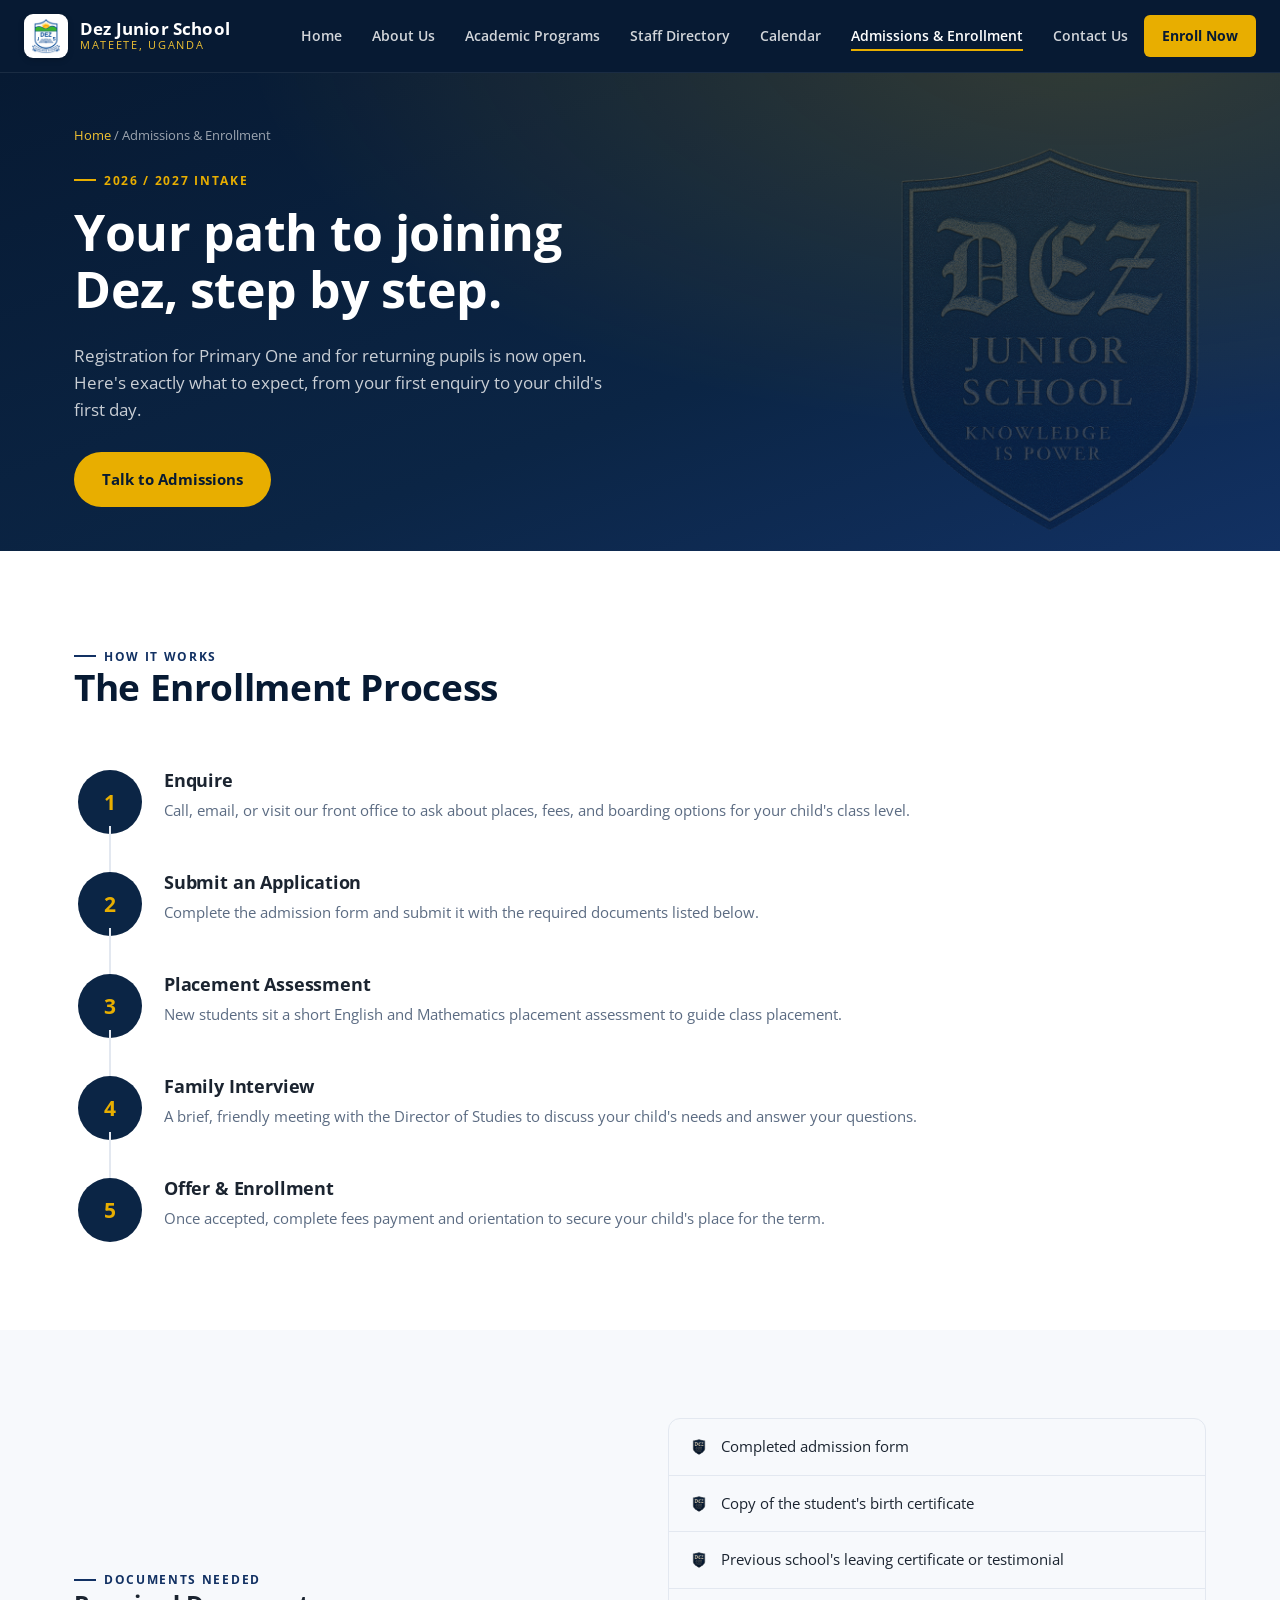
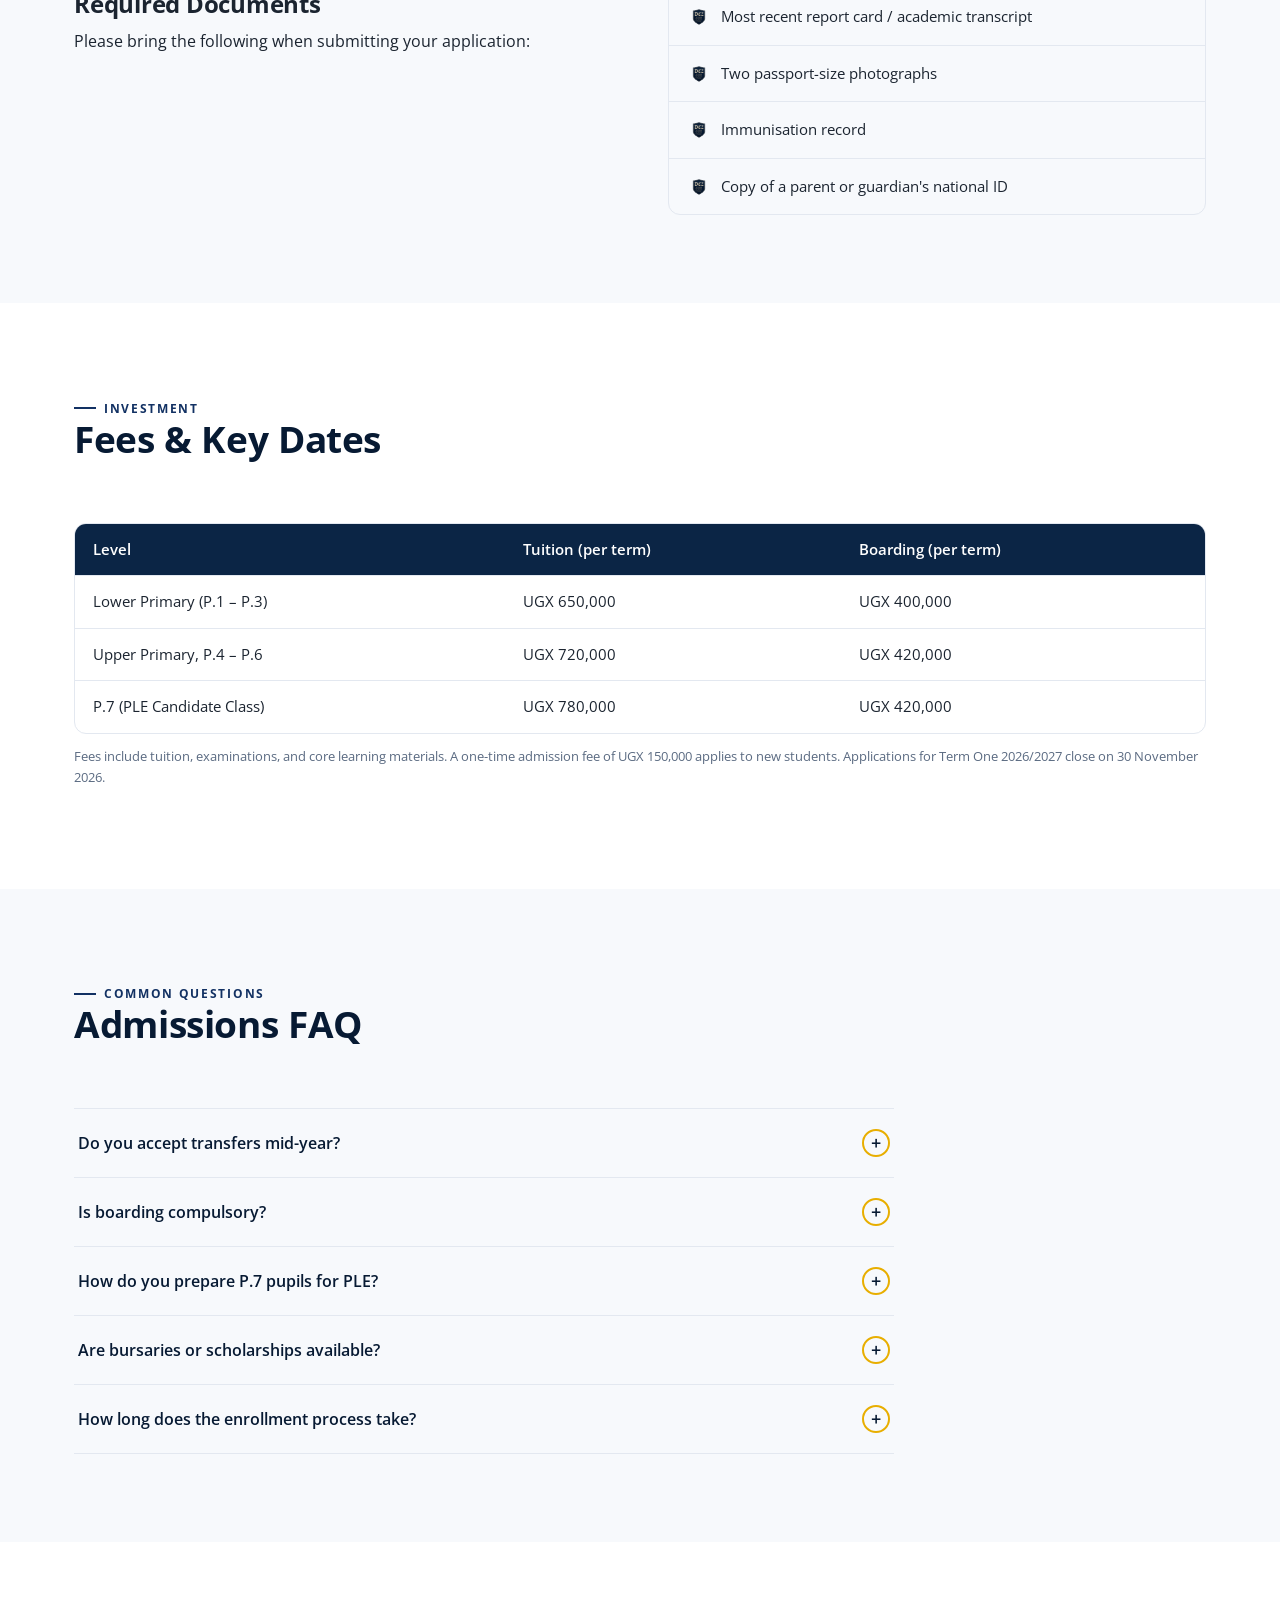
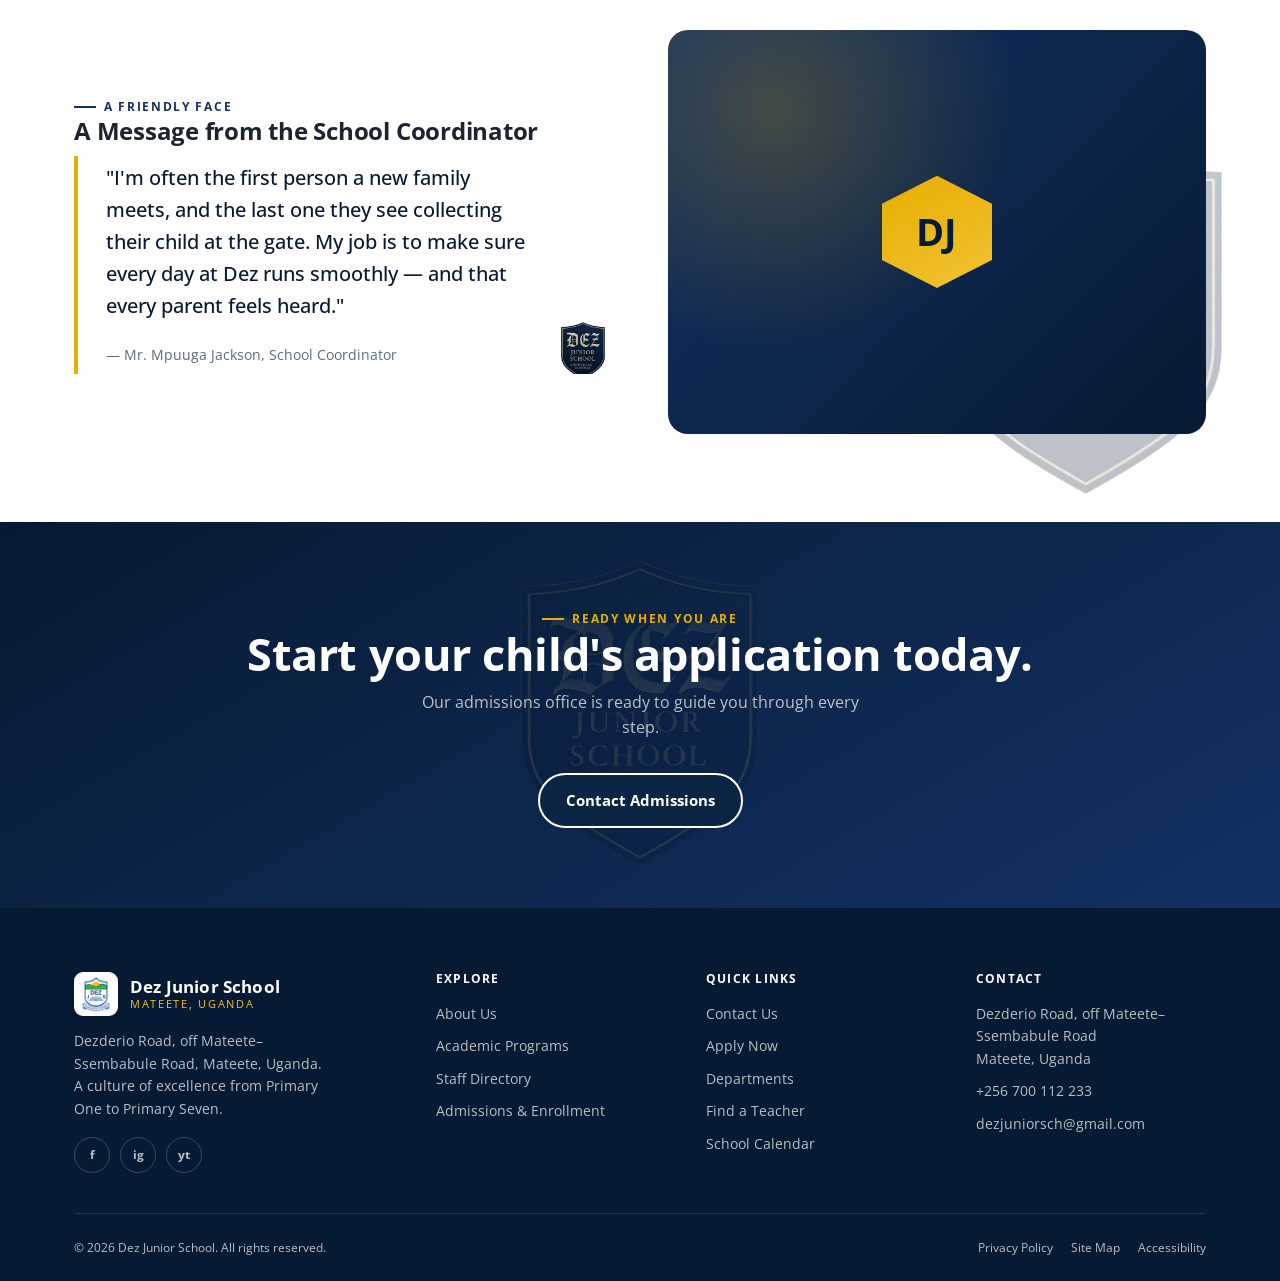
<file: dez-junior-school/admissions.html>
<!DOCTYPE html>
<html lang="en">
<head>
<meta charset="UTF-8">
<meta name="viewport" content="width=device-width, initial-scale=1.0">
<title>Admissions &amp; Enrollment — Dez Junior School</title>
<meta name="description" content="Step-by-step admissions guide, requirements, and fees for Dez Junior School.">
<link rel="preconnect" href="https://fonts.googleapis.com">
<link href="https://fonts.googleapis.com/css2?family=Open+Sans:wght@400;500;600;700;800&display=swap" rel="stylesheet">
<link rel="stylesheet" href="css/styles.css">
</head>
<body data-page="admissions">

<header class="site-header">
  <div class="nav-bar">
    <a href="index.html" class="brand">
      <span class="brand-logo"><img src="assets/dez-badge.jpg" alt="Dez Junior School badge"></span>
      <span class="brand-text">
        <span class="brand-name">Dez Junior School</span>
        <span class="brand-sub">Mateete, Uganda</span>
      </span>
    </a>
    <nav class="nav-links" aria-label="Primary">
      <a href="index.html" data-nav="home">Home</a>
      <a href="about.html" data-nav="about">About Us</a>
      <a href="academics.html" data-nav="academics">Academic Programs</a>
      <a href="staff.html" data-nav="staff">Staff Directory</a>
      <a href="calendar.html" data-nav="calendar">Calendar</a>
      <a href="admissions.html" data-nav="admissions">Admissions &amp; Enrollment</a>
      <a href="contact.html" data-nav="contact">Contact Us</a>
      <a href="admissions.html" class="nav-cta">Enroll Now</a>
    </nav>
    <button class="nav-toggle" aria-label="Toggle menu" aria-expanded="false">
      <span></span>
    </button>
  </div>
</header>

<main id="main">

  <section class="page-hero">
    <div class="container">
      <div class="breadcrumb"><a href="index.html">Home</a> / Admissions &amp; Enrollment</div>
      <span class="eyebrow">2026 / 2027 Intake</span>
      <h1>Your path to joining Dez, step by step.</h1>
      <p>Registration for Primary One and for returning pupils is now open. Here's exactly what to expect, from your first enquiry to your child's first day.</p>
      <div class="hero-actions" style="margin-top:28px;">
        <a href="contact.html" class="btn btn-gold">Talk to Admissions</a>
      </div>
    </div>
  </section>

  <section class="section">
    <div class="container">
      <div class="section-head reveal">
        <div>
          <span class="eyebrow eyebrow--dark">How it works</span>
          <h2>The Enrollment Process</h2>
        </div>
      </div>
      <div class="timeline">
        <div class="timeline-item reveal">
          <div class="timeline-num">1</div>
          <div class="timeline-body">
            <h3>Enquire</h3>
            <p>Call, email, or visit our front office to ask about places, fees, and boarding options for your child's class level.</p>
          </div>
        </div>
        <div class="timeline-item reveal">
          <div class="timeline-num">2</div>
          <div class="timeline-body">
            <h3>Submit an Application</h3>
            <p>Complete the admission form and submit it with the required documents listed below.</p>
          </div>
        </div>
        <div class="timeline-item reveal">
          <div class="timeline-num">3</div>
          <div class="timeline-body">
            <h3>Placement Assessment</h3>
            <p>New students sit a short English and Mathematics placement assessment to guide class placement.</p>
          </div>
        </div>
        <div class="timeline-item reveal">
          <div class="timeline-num">4</div>
          <div class="timeline-body">
            <h3>Family Interview</h3>
            <p>A brief, friendly meeting with the Director of Studies to discuss your child's needs and answer your questions.</p>
          </div>
        </div>
        <div class="timeline-item reveal">
          <div class="timeline-num">5</div>
          <div class="timeline-body">
            <h3>Offer &amp; Enrollment</h3>
            <p>Once accepted, complete fees payment and orientation to secure your child's place for the term.</p>
          </div>
        </div>
      </div>
    </div>
  </section>

  <section class="section section--alt">
    <div class="container">
      <div class="two-col reveal">
        <div class="col-text">
          <span class="eyebrow eyebrow--dark">Documents Needed</span>
          <h2>Required Documents</h2>
          <p>Please bring the following when submitting your application:</p>
        </div>
        <div>
          <ul class="req-list">
            <li>Completed admission form</li>
            <li>Copy of the student's birth certificate</li>
            <li>Previous school's leaving certificate or testimonial</li>
            <li>Most recent report card / academic transcript</li>
            <li>Two passport-size photographs</li>
            <li>Immunisation record</li>
            <li>Copy of a parent or guardian's national ID</li>
          </ul>
        </div>
      </div>
    </div>
  </section>

  <section class="section">
    <div class="container">
      <div class="section-head reveal">
        <div>
          <span class="eyebrow eyebrow--dark">Investment</span>
          <h2>Fees &amp; Key Dates</h2>
        </div>
      </div>
      <div class="reveal" style="overflow-x:auto;border:1px solid var(--line);border-radius:12px;">
        <table class="fees-table">
          <thead>
            <tr><th>Level</th><th>Tuition (per term)</th><th>Boarding (per term)</th></tr>
          </thead>
          <tbody>
            <tr><td>Lower Primary (P.1 – P.3)</td><td>UGX 650,000</td><td>UGX 400,000</td></tr>
            <tr><td>Upper Primary, P.4 – P.6</td><td>UGX 720,000</td><td>UGX 420,000</td></tr>
            <tr><td>P.7 (PLE Candidate Class)</td><td>UGX 780,000</td><td>UGX 420,000</td></tr>
          </tbody>
        </table>
      </div>
      <p class="fees-note">Fees include tuition, examinations, and core learning materials. A one-time admission fee of UGX 150,000 applies to new students. Applications for Term One 2026/2027 close on 30 November 2026.</p>
    </div>
  </section>

  <section class="section section--alt">
    <div class="container">
      <div class="section-head reveal">
        <div>
          <span class="eyebrow eyebrow--dark">Common Questions</span>
          <h2>Admissions FAQ</h2>
        </div>
      </div>
      <div class="reveal" style="max-width:820px;">
        <div class="accordion-item">
          <button class="accordion-trigger" aria-expanded="false">
            <span>Do you accept transfers mid-year?</span>
            <span class="accordion-icon">+</span>
          </button>
          <div class="accordion-panel">
            <p>Yes. Transfer students are welcome at the start of any term, subject to space availability and a placement assessment to confirm the right class level.</p>
          </div>
        </div>
        <div class="accordion-item">
          <button class="accordion-trigger" aria-expanded="false">
            <span>Is boarding compulsory?</span>
            <span class="accordion-icon">+</span>
          </button>
          <div class="accordion-panel">
            <p>No. Dez welcomes both day scholars and boarding students. Boarding is optional and billed separately per term as shown in the fees table above.</p>
          </div>
        </div>
        <div class="accordion-item">
          <button class="accordion-trigger" aria-expanded="false">
            <span>How do you prepare P.7 pupils for PLE?</span>
            <span class="accordion-icon">+</span>
          </button>
          <div class="accordion-panel">
            <p>P.7 pupils follow a dedicated revision timetable, sit regular mock examinations, and receive extra small-group support in the run-up to the Primary Leaving Examination.</p>
          </div>
        </div>
        <div class="accordion-item">
          <button class="accordion-trigger" aria-expanded="false">
            <span>Are bursaries or scholarships available?</span>
            <span class="accordion-icon">+</span>
          </button>
          <div class="accordion-panel">
            <p>A limited number of merit and needs-based bursaries are available each year. Ask our Bursar's office for eligibility criteria and application deadlines.</p>
          </div>
        </div>
        <div class="accordion-item">
          <button class="accordion-trigger" aria-expanded="false">
            <span>How long does the enrollment process take?</span>
            <span class="accordion-icon">+</span>
          </button>
          <div class="accordion-panel">
            <p>Most families complete all five steps within one to two weeks, from initial enquiry through to a confirmed place, provided documents are submitted promptly.</p>
          </div>
        </div>
      </div>
    </div>
  </section>

  <section class="section">
    <div class="container">
      <div class="two-col reverse reveal">
        <div class="col-text">
          <span class="eyebrow eyebrow--dark">A Friendly Face</span>
          <h2>A Message from the School Coordinator</h2>
          <blockquote class="quote-block">
            <p>"I'm often the first person a new family meets, and the last one they see collecting their child at the gate. My job is to make sure every day at Dez runs smoothly — and that every parent feels heard."</p>
            <cite>— Mr. Mpuuga Jackson, School Coordinator</cite>
          </blockquote>
        </div>
        <div class="col-media col-media--shield">
          <div class="media-block"><span class="crest crest--lg" aria-hidden="true"></span></div>
        </div>
      </div>
    </div>
  </section>

  <section class="cta-band">
    <div class="container">
      <span class="eyebrow">Ready when you are</span>
      <h2>Start your child's application today.</h2>
      <p>Our admissions office is ready to guide you through every step.</p>
      <div class="cta-buttons">
        <a href="contact.html" class="btn btn-gold">Contact Admissions</a>
      </div>
    </div>
  </section>

</main>

<footer class="site-footer">
  <div class="container">
    <div class="footer-grid">
      <div class="footer-brand">
        <a href="index.html" class="brand">
          <span class="brand-logo"><img src="assets/dez-badge.jpg" alt="Dez Junior School badge"></span>
          <span class="brand-text">
            <span class="brand-name">Dez Junior School</span>
            <span class="brand-sub">Mateete, Uganda</span>
          </span>
        </a>
        <p>Dezderio Road, off Mateete–Ssembabule Road, Mateete, Uganda. A culture of excellence from Primary One to Primary Seven.</p>
        <div class="footer-social">
          <a href="#" aria-label="Facebook">f</a>
          <a href="#" aria-label="Instagram">ig</a>
          <a href="#" aria-label="YouTube">yt</a>
        </div>
      </div>
      <div class="footer-col">
        <h4>Explore</h4>
        <ul>
          <li><a href="about.html">About Us</a></li>
          <li><a href="academics.html">Academic Programs</a></li>
          <li><a href="staff.html">Staff Directory</a></li>
          <li><a href="admissions.html">Admissions &amp; Enrollment</a></li>
        </ul>
      </div>
      <div class="footer-col">
        <h4>Quick Links</h4>
        <ul>
          <li><a href="contact.html">Contact Us</a></li>
          <li><a href="admissions.html">Apply Now</a></li>
          <li><a href="academics.html#departments">Departments</a></li>
          <li><a href="staff.html">Find a Teacher</a></li>
          <li><a href="calendar.html">School Calendar</a></li>
        </ul>
      </div>
      <div class="footer-col">
        <h4>Contact</h4>
        <ul>
          <li>Dezderio Road, off Mateete–Ssembabule Road<br>Mateete, Uganda</li>
          <li>+256 700 112 233</li>
          <li>dezjuniorsch@gmail.com</li>
        </ul>
      </div>
    </div>
    <div class="footer-bottom">
      <span>© <span data-year>2026</span> Dez Junior School. All rights reserved.</span>
      <div class="legal-links">
        <a href="#">Privacy Policy</a>
        <a href="#">Site Map</a>
        <a href="#">Accessibility</a>
      </div>
    </div>
  </div>
</footer>

<script src="js/script.js"></script>
</body>
</html>
</file>
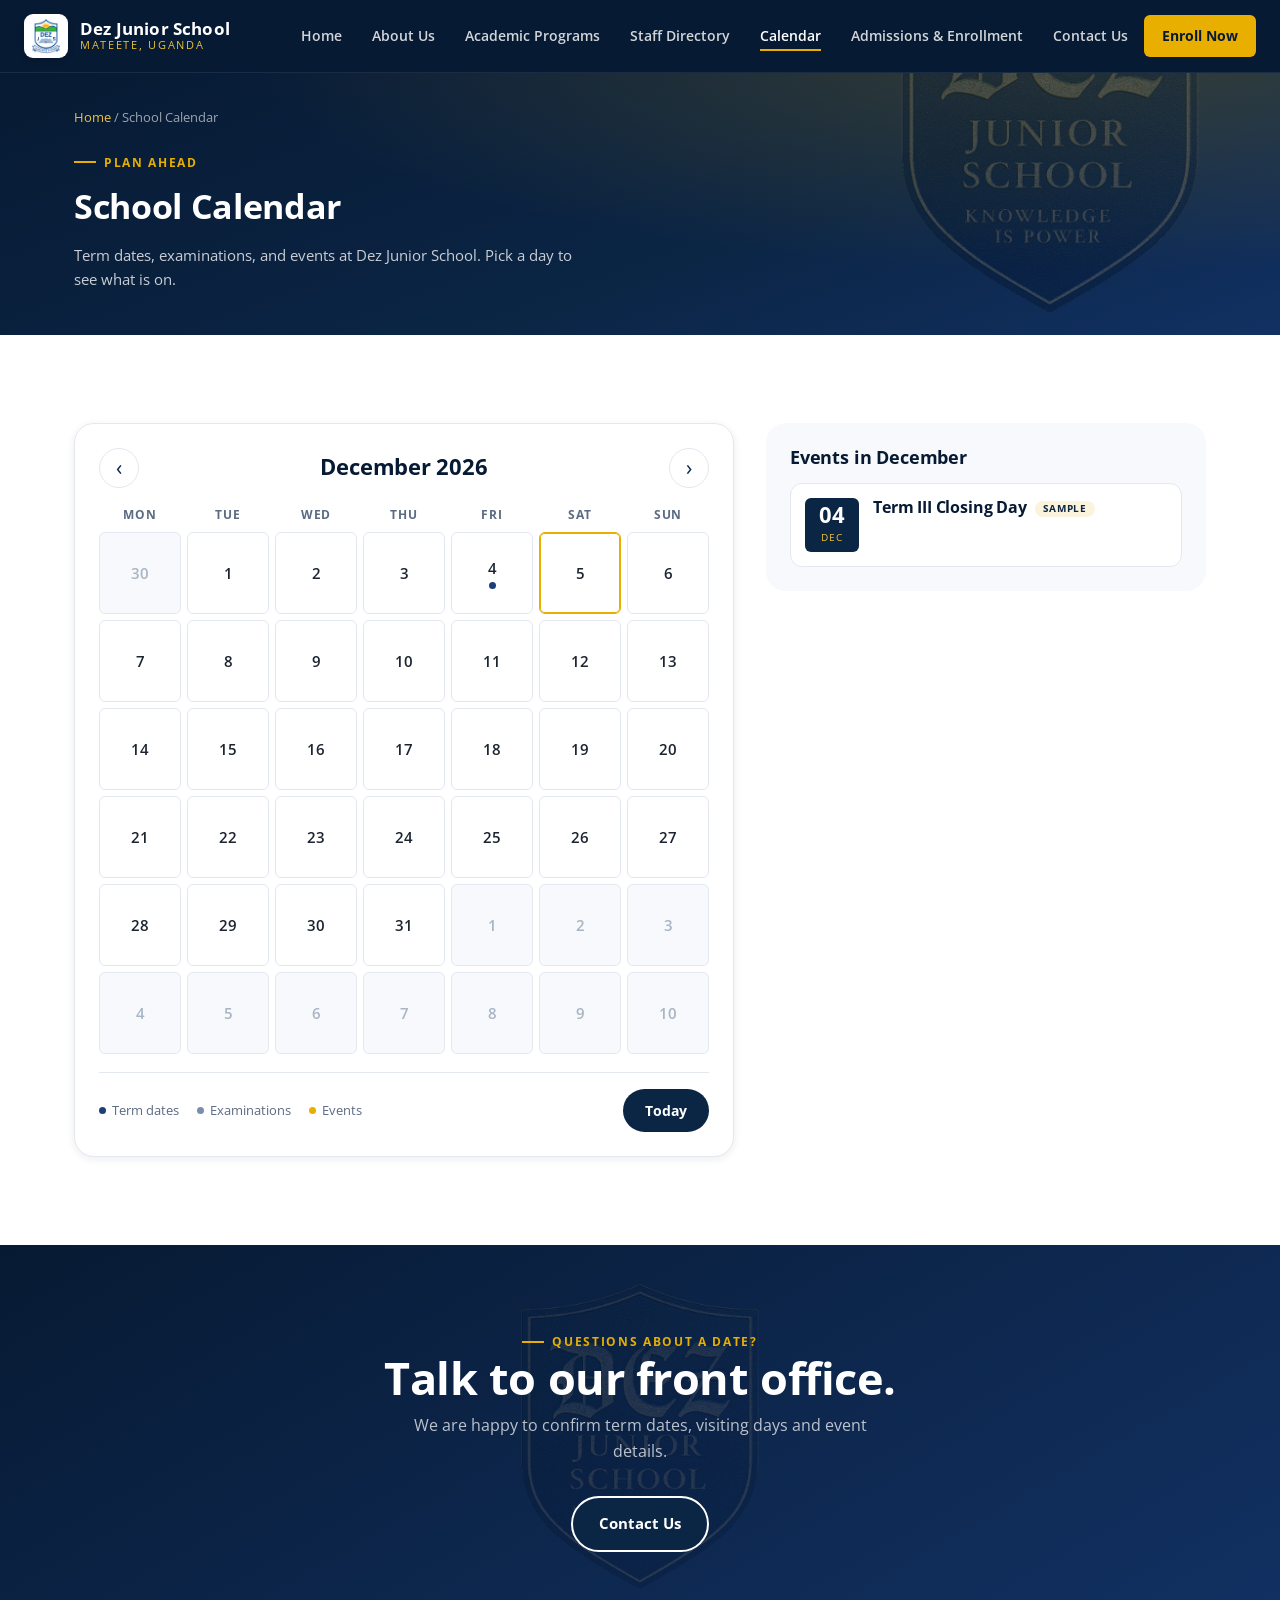
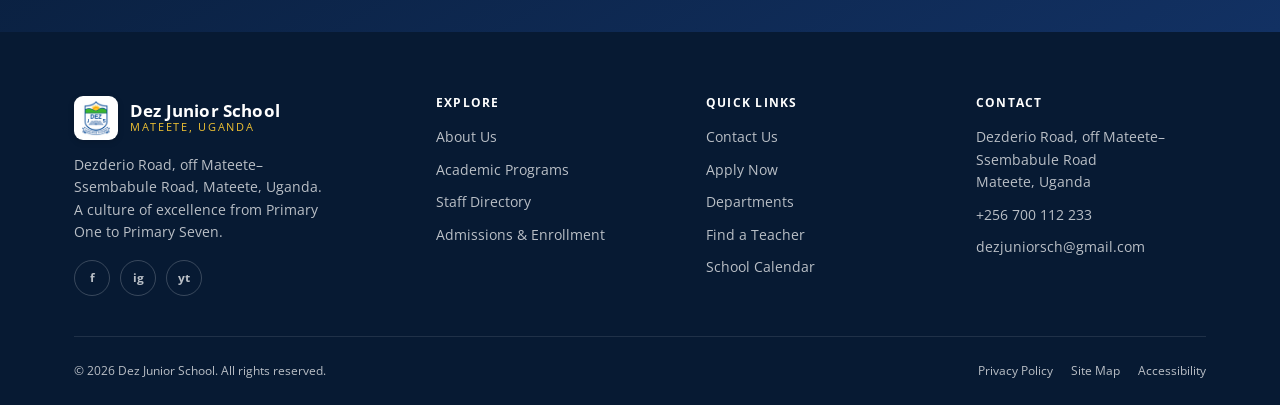
<file: dez-junior-school/calendar.html>
<!DOCTYPE html>
<html lang="en">
<head>
<meta charset="UTF-8">
<meta name="viewport" content="width=device-width, initial-scale=1.0">
<title>School Calendar — Dez Junior School</title>
<meta name="description" content="Term dates, exams and events at Dez Junior School.">
<link rel="preconnect" href="https://fonts.googleapis.com">
<link href="https://fonts.googleapis.com/css2?family=Open+Sans:wght@400;500;600;700;800&display=swap" rel="stylesheet">
<link rel="stylesheet" href="css/styles.css">
</head>
<body data-page="calendar">

<header class="site-header">
  <div class="nav-bar">
    <a href="index.html" class="brand">
      <span class="brand-logo"><img src="assets/dez-badge.jpg" alt="Dez Junior School badge"></span>
      <span class="brand-text">
        <span class="brand-name">Dez Junior School</span>
        <span class="brand-sub">Mateete, Uganda</span>
      </span>
    </a>
    <nav class="nav-links" aria-label="Primary">
      <a href="index.html" data-nav="home">Home</a>
      <a href="about.html" data-nav="about">About Us</a>
      <a href="academics.html" data-nav="academics">Academic Programs</a>
      <a href="staff.html" data-nav="staff">Staff Directory</a>
      <a href="calendar.html" data-nav="calendar">Calendar</a>
      <a href="admissions.html" data-nav="admissions">Admissions &amp; Enrollment</a>
      <a href="contact.html" data-nav="contact">Contact Us</a>
      <a href="admissions.html" class="nav-cta">Enroll Now</a>
    </nav>
    <button class="nav-toggle" aria-label="Toggle menu" aria-expanded="false">
      <span></span>
    </button>
  </div>
</header>

<main id="main">

  <section class="page-hero page-hero--sm">
    <div class="container">
      <div class="breadcrumb"><a href="index.html">Home</a> / School Calendar</div>
      <span class="eyebrow">Plan Ahead</span>
      <h1>School Calendar</h1>
      <p>Term dates, examinations, and events at Dez Junior School. Pick a day to see what is on.</p>
    </div>
  </section>

  <section class="section">
    <div class="container">
      <div class="cal-layout">
        <div class="calendar-card" data-calendar>
          <div class="cal-head">
            <button class="cal-nav" type="button" data-cal-prev aria-label="Previous month">‹</button>
            <h2 class="cal-title" data-cal-title aria-live="polite"></h2>
            <button class="cal-nav" type="button" data-cal-next aria-label="Next month">›</button>
          </div>
          <div class="cal-dow" aria-hidden="true"><span>Mon</span><span>Tue</span><span>Wed</span><span>Thu</span><span>Fri</span><span>Sat</span><span>Sun</span></div>
          <div class="cal-grid" data-cal-grid></div>
          <div class="cal-foot">
            <div class="cal-legend">
              <span><i class="dot dot--term"></i>Term dates</span>
              <span><i class="dot dot--exam"></i>Examinations</span>
              <span><i class="dot dot--event"></i>Events</span>
            </div>
            <button class="btn btn-navy-gold cal-today" type="button" data-cal-today>Today</button>
          </div>
        </div>

        <aside class="cal-side">
          <h3 data-cal-side-title>Events</h3>
          <ul class="cal-events" data-cal-events></ul>
          <p class="cal-empty" data-cal-empty>No events listed for this period.</p>
        </aside>
      </div>
    </div>
  </section>

  <section class="cta-band">
    <div class="container">
      <span class="eyebrow">Questions about a date?</span>
      <h2>Talk to our front office.</h2>
      <p>We are happy to confirm term dates, visiting days and event details.</p>
      <div class="cta-buttons">
        <a href="contact.html" class="btn btn-gold">Contact Us</a>
      </div>
    </div>
  </section>

</main>

<footer class="site-footer">
  <div class="container">
    <div class="footer-grid">
      <div class="footer-brand">
        <a href="index.html" class="brand">
          <span class="brand-logo"><img src="assets/dez-badge.jpg" alt="Dez Junior School badge"></span>
          <span class="brand-text">
            <span class="brand-name">Dez Junior School</span>
            <span class="brand-sub">Mateete, Uganda</span>
          </span>
        </a>
        <p>Dezderio Road, off Mateete–Ssembabule Road, Mateete, Uganda. A culture of excellence from Primary One to Primary Seven.</p>
        <div class="footer-social">
          <a href="#" aria-label="Facebook">f</a>
          <a href="#" aria-label="Instagram">ig</a>
          <a href="#" aria-label="YouTube">yt</a>
        </div>
      </div>
      <div class="footer-col">
        <h4>Explore</h4>
        <ul>
          <li><a href="about.html">About Us</a></li>
          <li><a href="academics.html">Academic Programs</a></li>
          <li><a href="staff.html">Staff Directory</a></li>
          <li><a href="admissions.html">Admissions &amp; Enrollment</a></li>
        </ul>
      </div>
      <div class="footer-col">
        <h4>Quick Links</h4>
        <ul>
          <li><a href="contact.html">Contact Us</a></li>
          <li><a href="admissions.html">Apply Now</a></li>
          <li><a href="academics.html#departments">Departments</a></li>
          <li><a href="staff.html">Find a Teacher</a></li>
          <li><a href="calendar.html">School Calendar</a></li>
        </ul>
      </div>
      <div class="footer-col">
        <h4>Contact</h4>
        <ul>
          <li>Dezderio Road, off Mateete–Ssembabule Road<br>Mateete, Uganda</li>
          <li>+256 700 112 233</li>
          <li>dezjuniorsch@gmail.com</li>
        </ul>
      </div>
    </div>
    <div class="footer-bottom">
      <span>© <span data-year>2026</span> Dez Junior School. All rights reserved.</span>
      <div class="legal-links">
        <a href="#">Privacy Policy</a>
        <a href="#">Site Map</a>
        <a href="#">Accessibility</a>
      </div>
    </div>
  </div>
</footer>

<script src="js/events.js"></script>
<script src="js/script.js"></script>
</body>
</html>
</file>
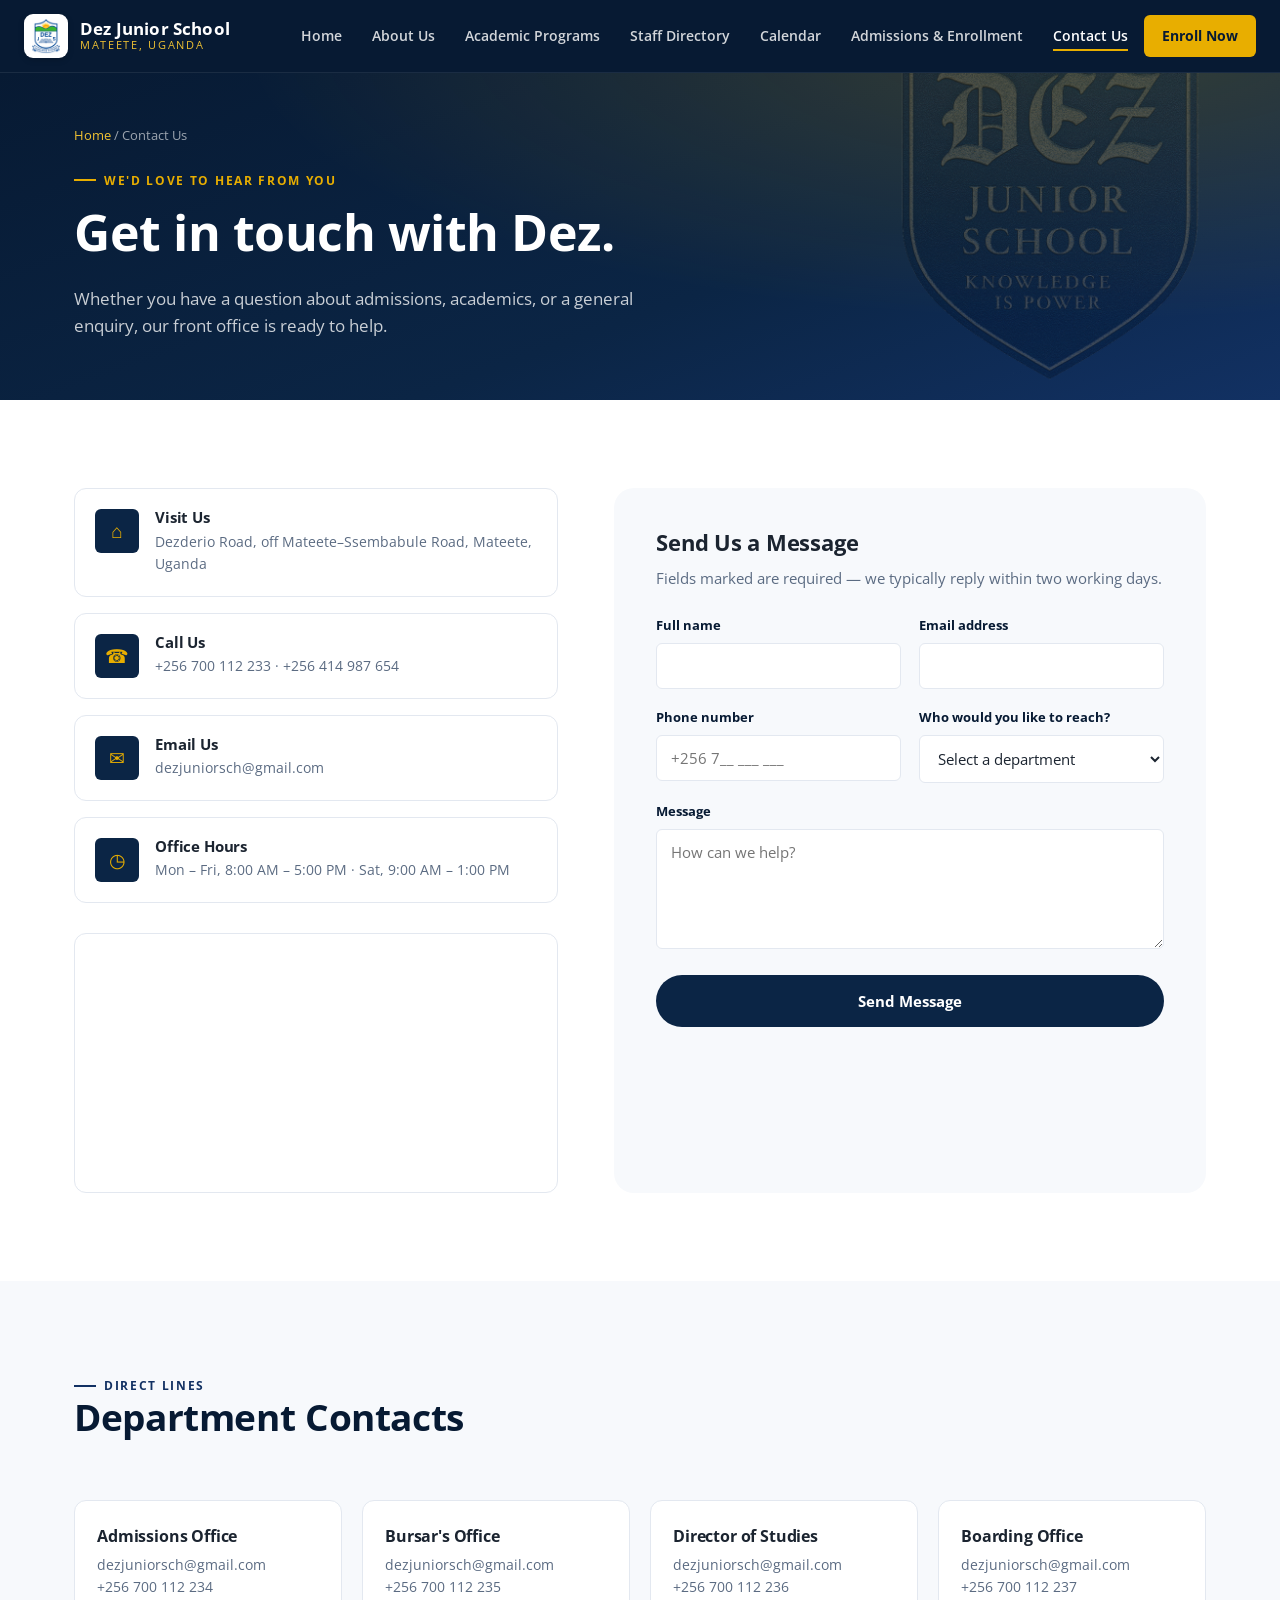
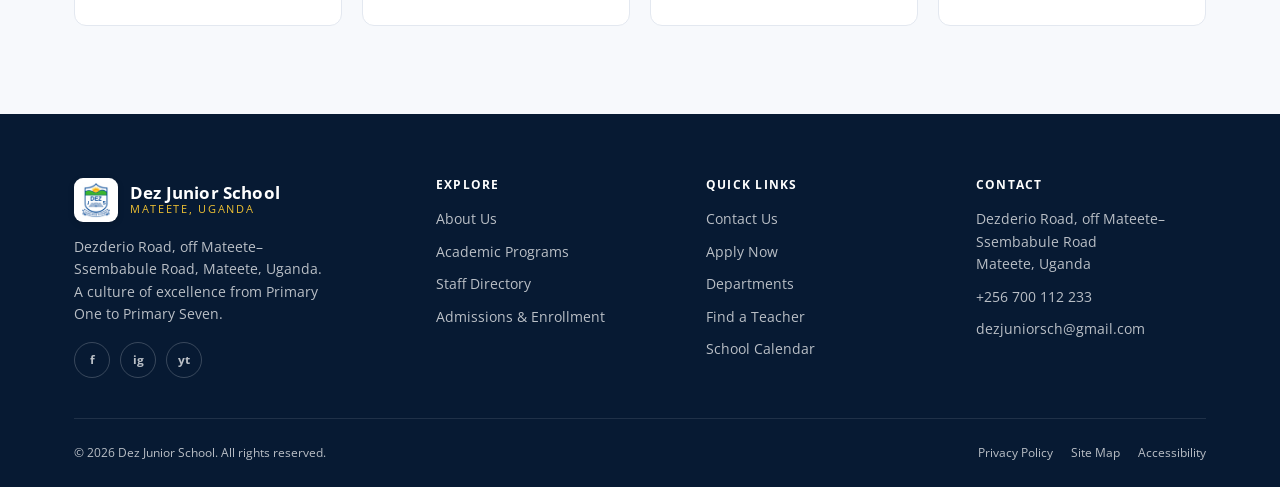
<file: dez-junior-school/contact.html>
<!DOCTYPE html>
<html lang="en">
<head>
<meta charset="UTF-8">
<meta name="viewport" content="width=device-width, initial-scale=1.0">
<title>Contact Us — Dez Junior School</title>
<meta name="description" content="Get in touch with Dez Junior School — address, phone, email, and a contact form.">
<link rel="preconnect" href="https://fonts.googleapis.com">
<link href="https://fonts.googleapis.com/css2?family=Open+Sans:wght@400;500;600;700;800&display=swap" rel="stylesheet">
<link rel="stylesheet" href="css/styles.css">
</head>
<body data-page="contact">

<header class="site-header">
  <div class="nav-bar">
    <a href="index.html" class="brand">
      <span class="brand-logo"><img src="assets/dez-badge.jpg" alt="Dez Junior School badge"></span>
      <span class="brand-text">
        <span class="brand-name">Dez Junior School</span>
        <span class="brand-sub">Mateete, Uganda</span>
      </span>
    </a>
    <nav class="nav-links" aria-label="Primary">
      <a href="index.html" data-nav="home">Home</a>
      <a href="about.html" data-nav="about">About Us</a>
      <a href="academics.html" data-nav="academics">Academic Programs</a>
      <a href="staff.html" data-nav="staff">Staff Directory</a>
      <a href="calendar.html" data-nav="calendar">Calendar</a>
      <a href="admissions.html" data-nav="admissions">Admissions &amp; Enrollment</a>
      <a href="contact.html" data-nav="contact">Contact Us</a>
      <a href="admissions.html" class="nav-cta">Enroll Now</a>
    </nav>
    <button class="nav-toggle" aria-label="Toggle menu" aria-expanded="false">
      <span></span>
    </button>
  </div>
</header>

<main id="main">

  <section class="page-hero">
    <div class="container">
      <div class="breadcrumb"><a href="index.html">Home</a> / Contact Us</div>
      <span class="eyebrow">We'd Love to Hear From You</span>
      <h1>Get in touch with Dez.</h1>
      <p>Whether you have a question about admissions, academics, or a general enquiry, our front office is ready to help.</p>
    </div>
  </section>

  <section class="section">
    <div class="container">
      <div class="contact-grid">

        <div>
          <div class="contact-cards">
            <div class="contact-card reveal">
              <div class="ic">⌂</div>
              <div>
                <h3>Visit Us</h3>
                <p>Dezderio Road, off Mateete–Ssembabule Road, Mateete, Uganda</p>
              </div>
            </div>
            <div class="contact-card reveal">
              <div class="ic">☎</div>
              <div>
                <h3>Call Us</h3>
                <p>+256 700 112 233 · +256 414 987 654</p>
              </div>
            </div>
            <div class="contact-card reveal">
              <div class="ic">✉</div>
              <div>
                <h3>Email Us</h3>
                <p>dezjuniorsch@gmail.com</p>
              </div>
            </div>
            <div class="contact-card reveal">
              <div class="ic">◷</div>
              <div>
                <h3>Office Hours</h3>
                <p>Mon – Fri, 8:00 AM – 5:00 PM · Sat, 9:00 AM – 1:00 PM</p>
              </div>
            </div>
          </div>
          <div class="map-block reveal">
            <iframe
              src="https://www.google.com/maps?q=Dez+Junior+School,+Dezderio+Road,+Mateete,+Uganda&output=embed"
              width="100%"
              height="100%"
              style="border:0;"
              allowfullscreen=""
              loading="lazy"
              referrerpolicy="no-referrer-when-downgrade"
              title="Map showing Dez Junior School on Dezderio Road, Mateete">
            </iframe>
          </div>
        </div>

        <div class="form-card reveal">
          <h2 style="font-size:1.4rem;">Send Us a Message</h2>
          <p style="color:var(--slate);font-size:.92rem;margin-bottom:24px;">Fields marked are required — we typically reply within two working days.</p>

          <div class="form-status" role="status"></div>

          <form data-contact-form novalidate>
            <div class="form-row">
              <div class="field">
                <label for="cf-name">Full name</label>
                <input type="text" id="cf-name" name="name" autocomplete="name">
                <span class="field-error">Please tell us your name.</span>
              </div>
              <div class="field">
                <label for="cf-email">Email address</label>
                <input type="email" id="cf-email" name="email" autocomplete="email">
                <span class="field-error">Please enter a valid email address.</span>
              </div>
            </div>
            <div class="form-row">
              <div class="field">
                <label for="cf-phone">Phone number</label>
                <input type="tel" id="cf-phone" name="phone" placeholder="+256 7__ ___ ___" autocomplete="tel">
              </div>
              <div class="field">
                <label for="cf-subject">Who would you like to reach?</label>
                <select id="cf-subject" name="subject">
                  <option value="">Select a department</option>
                  <option value="admissions">Admissions Office</option>
                  <option value="academics">Academics / Director of Studies</option>
                  <option value="bursar">Bursar's Office</option>
                  <option value="general">General Enquiry</option>
                </select>
                <span class="field-error">Please choose who you would like to reach.</span>
              </div>
            </div>
            <div class="field">
              <label for="cf-message">Message</label>
              <textarea id="cf-message" name="message" placeholder="How can we help?"></textarea>
              <span class="field-error">Please add a short message (at least 10 characters).</span>
            </div>
            <button type="submit" class="btn btn-navy-gold btn-block">Send Message</button>
          </form>
        </div>

      </div>
    </div>
  </section>

  <section class="section section--alt">
    <div class="container">
      <div class="section-head reveal">
        <div>
          <span class="eyebrow eyebrow--dark">Direct Lines</span>
          <h2>Department Contacts</h2>
        </div>
      </div>
      <div class="values-grid">
        <div class="value-card reveal">
          <h3>Admissions Office</h3>
          <p>dezjuniorsch@gmail.com<br>+256 700 112 234</p>
        </div>
        <div class="value-card reveal">
          <h3>Bursar's Office</h3>
          <p>dezjuniorsch@gmail.com<br>+256 700 112 235</p>
        </div>
        <div class="value-card reveal">
          <h3>Director of Studies</h3>
          <p>dezjuniorsch@gmail.com<br>+256 700 112 236</p>
        </div>
        <div class="value-card reveal">
          <h3>Boarding Office</h3>
          <p>dezjuniorsch@gmail.com<br>+256 700 112 237</p>
        </div>
      </div>
    </div>
  </section>

</main>

<footer class="site-footer">
  <div class="container">
    <div class="footer-grid">
      <div class="footer-brand">
        <a href="index.html" class="brand">
          <span class="brand-logo"><img src="assets/dez-badge.jpg" alt="Dez Junior School badge"></span>
          <span class="brand-text">
            <span class="brand-name">Dez Junior School</span>
            <span class="brand-sub">Mateete, Uganda</span>
          </span>
        </a>
        <p>Dezderio Road, off Mateete–Ssembabule Road, Mateete, Uganda. A culture of excellence from Primary One to Primary Seven.</p>
        <div class="footer-social">
          <a href="#" aria-label="Facebook">f</a>
          <a href="#" aria-label="Instagram">ig</a>
          <a href="#" aria-label="YouTube">yt</a>
        </div>
      </div>
      <div class="footer-col">
        <h4>Explore</h4>
        <ul>
          <li><a href="about.html">About Us</a></li>
          <li><a href="academics.html">Academic Programs</a></li>
          <li><a href="staff.html">Staff Directory</a></li>
          <li><a href="admissions.html">Admissions &amp; Enrollment</a></li>
        </ul>
      </div>
      <div class="footer-col">
        <h4>Quick Links</h4>
        <ul>
          <li><a href="contact.html">Contact Us</a></li>
          <li><a href="admissions.html">Apply Now</a></li>
          <li><a href="academics.html#departments">Departments</a></li>
          <li><a href="staff.html">Find a Teacher</a></li>
          <li><a href="calendar.html">School Calendar</a></li>
        </ul>
      </div>
      <div class="footer-col">
        <h4>Contact</h4>
        <ul>
          <li>Dezderio Road, off Mateete–Ssembabule Road<br>Mateete, Uganda</li>
          <li>+256 700 112 233</li>
          <li>dezjuniorsch@gmail.com</li>
        </ul>
      </div>
    </div>
    <div class="footer-bottom">
      <span>© <span data-year>2026</span> Dez Junior School. All rights reserved.</span>
      <div class="legal-links">
        <a href="#">Privacy Policy</a>
        <a href="#">Site Map</a>
        <a href="#">Accessibility</a>
      </div>
    </div>
  </div>
</footer>

<script src="js/script.js"></script>
</body>
</html>
</file>
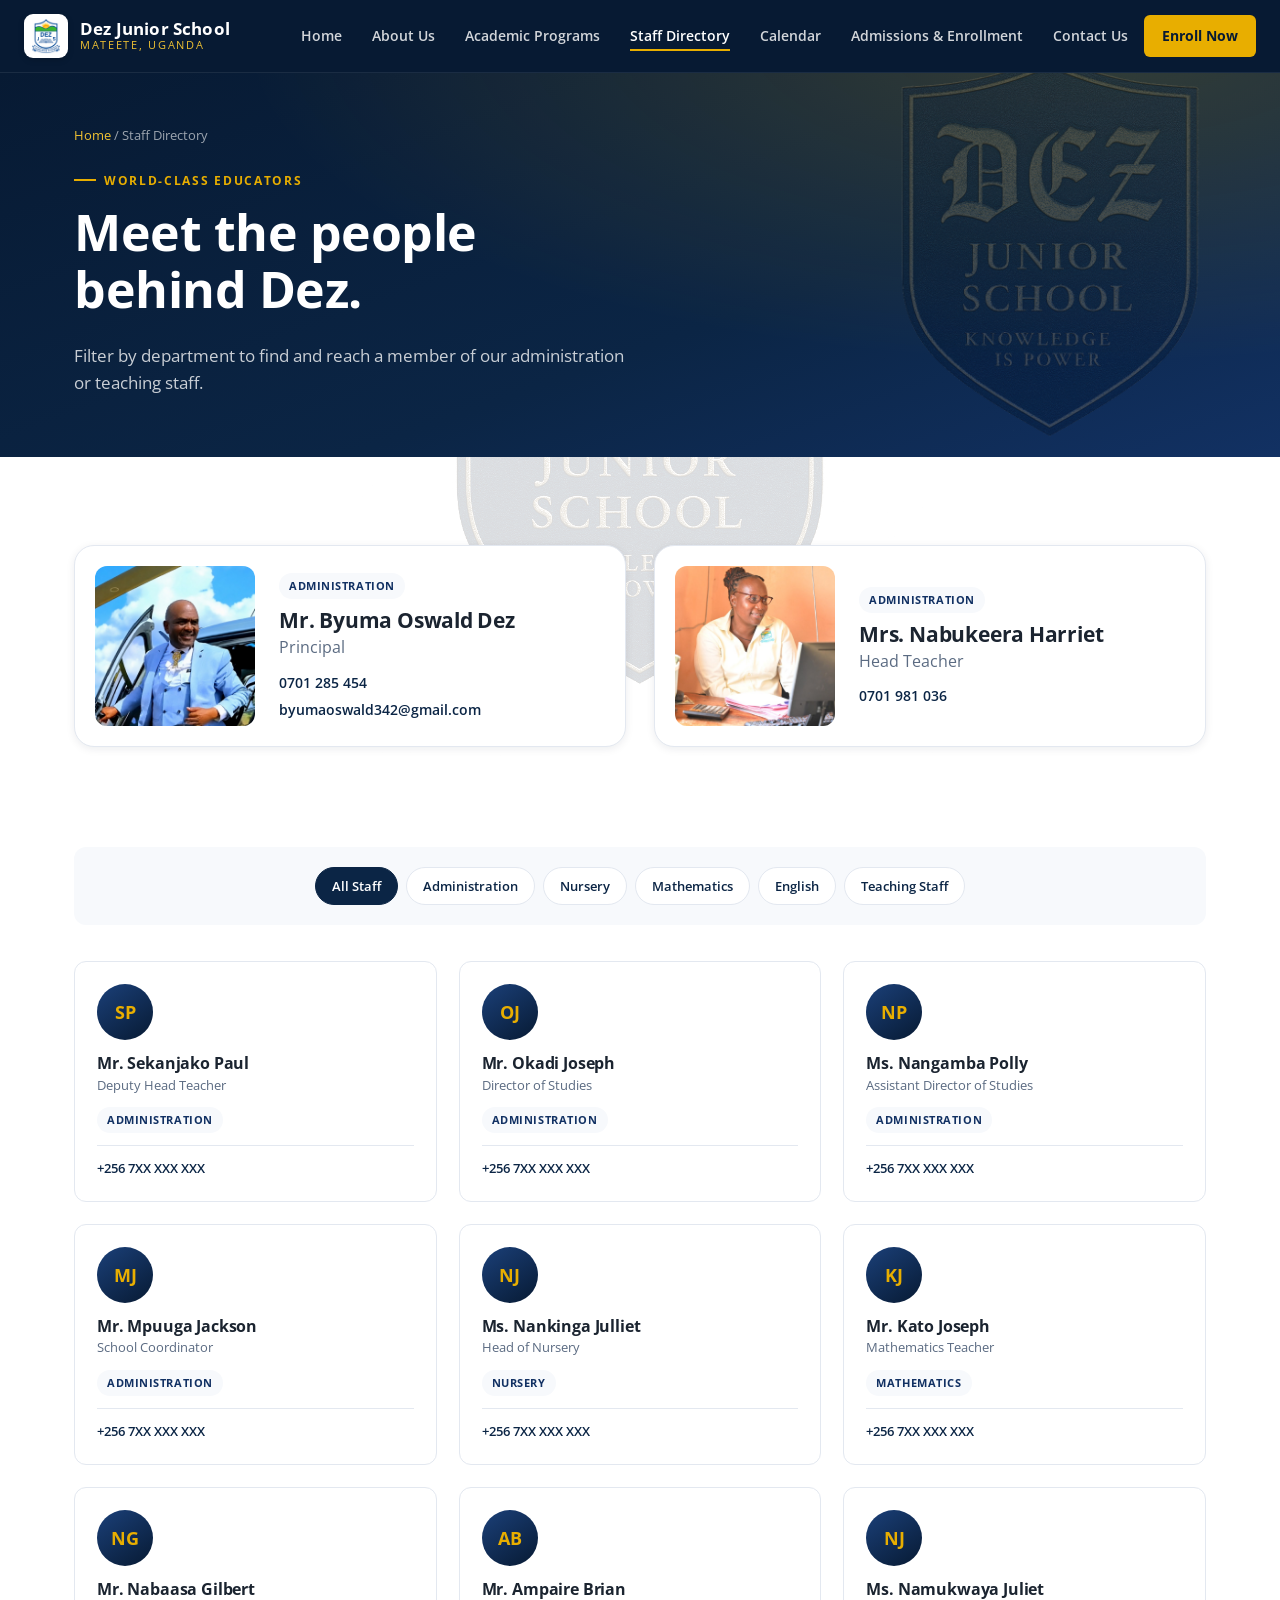
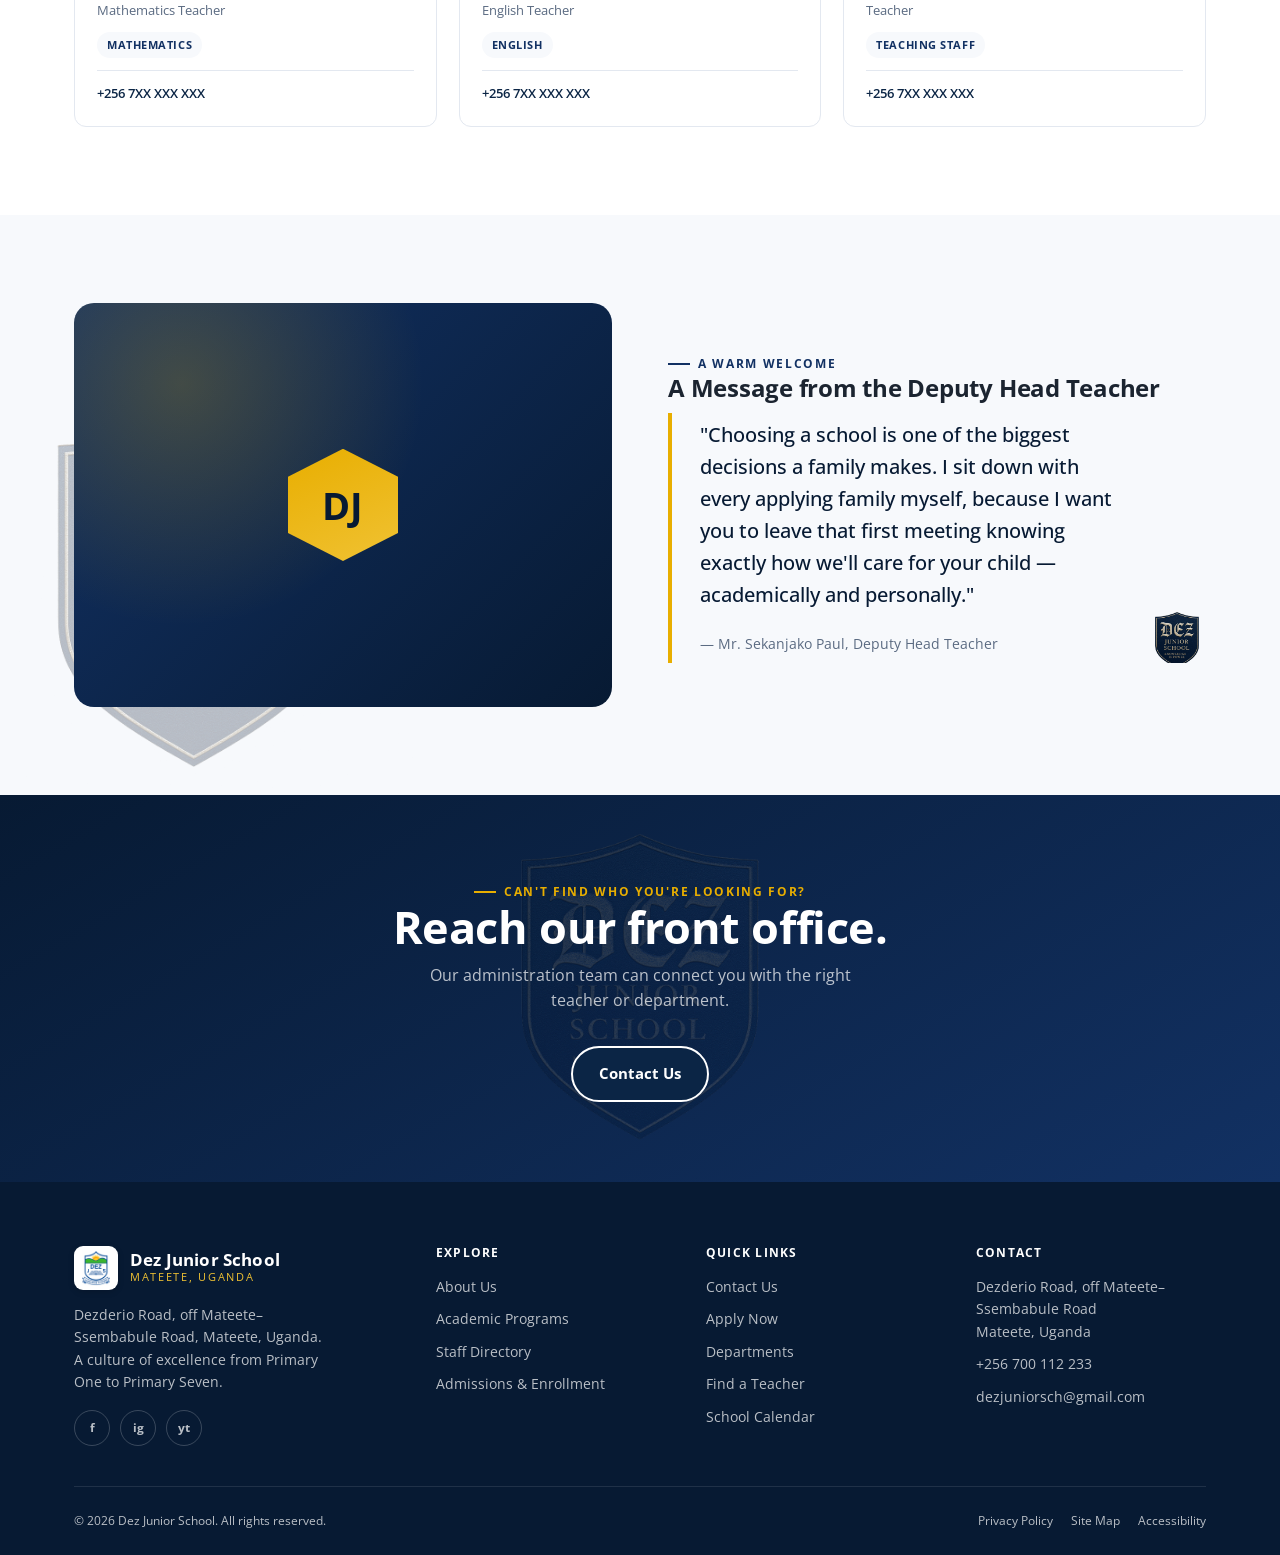
<file: dez-junior-school/staff.html>
<!DOCTYPE html>
<html lang="en">
<head>
<meta charset="UTF-8">
<meta name="viewport" content="width=device-width, initial-scale=1.0">
<title>Staff Directory — Dez Junior School</title>
<meta name="description" content="Find and contact Dez Junior School's administration and teaching staff.">
<link rel="preconnect" href="https://fonts.googleapis.com">
<link href="https://fonts.googleapis.com/css2?family=Open+Sans:wght@400;500;600;700;800&display=swap" rel="stylesheet">
<link rel="stylesheet" href="css/styles.css">
</head>
<body data-page="staff">

<header class="site-header">
  <div class="nav-bar">
    <a href="index.html" class="brand">
      <span class="brand-logo"><img src="assets/dez-badge.jpg" alt="Dez Junior School badge"></span>
      <span class="brand-text">
        <span class="brand-name">Dez Junior School</span>
        <span class="brand-sub">Mateete, Uganda</span>
      </span>
    </a>
    <nav class="nav-links" aria-label="Primary">
      <a href="index.html" data-nav="home">Home</a>
      <a href="about.html" data-nav="about">About Us</a>
      <a href="academics.html" data-nav="academics">Academic Programs</a>
      <a href="staff.html" data-nav="staff">Staff Directory</a>
      <a href="calendar.html" data-nav="calendar">Calendar</a>
      <a href="admissions.html" data-nav="admissions">Admissions &amp; Enrollment</a>
      <a href="contact.html" data-nav="contact">Contact Us</a>
      <a href="admissions.html" class="nav-cta">Enroll Now</a>
    </nav>
    <button class="nav-toggle" aria-label="Toggle menu" aria-expanded="false">
      <span></span>
    </button>
  </div>
</header>

<main id="main">

  <section class="page-hero">
    <div class="container">
      <div class="breadcrumb"><a href="index.html">Home</a> / Staff Directory</div>
      <span class="eyebrow">World-Class Educators</span>
      <h1>Meet the people behind Dez.</h1>
      <p>Filter by department to find and reach a member of our administration or teaching staff.</p>
    </div>
  </section>

  <section class="section leadership-spotlight shield-bg-section">
    <div class="container">
      <div class="spotlight-grid">
        <div class="spotlight-card reveal">
          <div class="spotlight-photo" style="background-image:url('assets/staff/principal-byuma-oswald-dez.jpg');"></div>
          <div class="spotlight-body">
            <span class="staff-dept">Administration</span>
            <h3>Mr. Byuma Oswald Dez</h3>
            <p class="staff-role">Principal</p>
            <a class="staff-phone" href="tel:+256701285454">0701 285 454</a>
            <a class="staff-phone" href="mailto:byumaoswald342@gmail.com">byumaoswald342@gmail.com</a>
          </div>
        </div>
        <div class="spotlight-card reveal">
          <div class="spotlight-photo" style="background-image:url('assets/staff/head-teacher-nabukeera-harriet.jpg');"></div>
          <div class="spotlight-body">
            <span class="staff-dept">Administration</span>
            <h3>Mrs. Nabukeera Harriet</h3>
            <p class="staff-role">Head Teacher</p>
            <a class="staff-phone" href="tel:+256701981036">0701 981 036</a>
          </div>
        </div>
      </div>
    </div>
  </section>

  <section class="section shield-bg-section">
    <div class="container">

      <div class="directory-controls reveal">
        <div class="filter-pills" role="group" aria-label="Filter by department">
          <button class="pill is-active" data-dept="all">All Staff</button>
          <button class="pill" data-dept="admin">Administration</button>
          <button class="pill" data-dept="nursery">Nursery</button>
          <button class="pill" data-dept="maths">Mathematics</button>
          <button class="pill" data-dept="english">English</button>
          <button class="pill" data-dept="teaching">Teaching Staff</button>
        </div>
      </div>

      <div class="staff-grid" data-staff-grid>

        <div class="staff-card" data-dept="admin" data-name="Sekanjako Paul" data-role="Deputy Head Teacher">
          <div class="staff-avatar">SP</div>
          <h3>Mr. Sekanjako Paul</h3>
          <p class="staff-role">Deputy Head Teacher</p>
          <span class="staff-dept">Administration</span>
          <a class="staff-phone" href="tel:+2567XXXXXXXX">+256 7XX XXX XXX</a>
        </div>

        <div class="staff-card" data-dept="admin" data-name="Okadi Joseph" data-role="Director of Studies">
          <div class="staff-avatar">OJ</div>
          <h3>Mr. Okadi Joseph</h3>
          <p class="staff-role">Director of Studies</p>
          <span class="staff-dept">Administration</span>
          <a class="staff-phone" href="tel:+2567XXXXXXXX">+256 7XX XXX XXX</a>
        </div>

        <div class="staff-card" data-dept="admin" data-name="Nangamba Polly" data-role="Assistant Director of Studies">
          <div class="staff-avatar">NP</div>
          <h3>Ms. Nangamba Polly</h3>
          <p class="staff-role">Assistant Director of Studies</p>
          <span class="staff-dept">Administration</span>
          <a class="staff-phone" href="tel:+2567XXXXXXXX">+256 7XX XXX XXX</a>
        </div>

        <div class="staff-card" data-dept="admin" data-name="Mpuuga Jackson" data-role="School Coordinator">
          <div class="staff-avatar">MJ</div>
          <h3>Mr. Mpuuga Jackson</h3>
          <p class="staff-role">School Coordinator</p>
          <span class="staff-dept">Administration</span>
          <a class="staff-phone" href="tel:+2567XXXXXXXX">+256 7XX XXX XXX</a>
        </div>

        <div class="staff-card" data-dept="nursery" data-name="Nankinga Julliet" data-role="Head of Nursery">
          <div class="staff-avatar">NJ</div>
          <h3>Ms. Nankinga Julliet</h3>
          <p class="staff-role">Head of Nursery</p>
          <span class="staff-dept">Nursery</span>
          <a class="staff-phone" href="tel:+2567XXXXXXXX">+256 7XX XXX XXX</a>
        </div>

        <div class="staff-card" data-dept="maths" data-name="Kato Joseph" data-role="Mathematics Teacher">
          <div class="staff-avatar">KJ</div>
          <h3>Mr. Kato Joseph</h3>
          <p class="staff-role">Mathematics Teacher</p>
          <span class="staff-dept">Mathematics</span>
          <a class="staff-phone" href="tel:+2567XXXXXXXX">+256 7XX XXX XXX</a>
        </div>

        <div class="staff-card" data-dept="maths" data-name="Nabaasa Gilbert" data-role="Mathematics Teacher">
          <div class="staff-avatar">NG</div>
          <h3>Mr. Nabaasa Gilbert</h3>
          <p class="staff-role">Mathematics Teacher</p>
          <span class="staff-dept">Mathematics</span>
          <a class="staff-phone" href="tel:+2567XXXXXXXX">+256 7XX XXX XXX</a>
        </div>

        <div class="staff-card" data-dept="english" data-name="Ampaire Brian" data-role="English Teacher">
          <div class="staff-avatar">AB</div>
          <h3>Mr. Ampaire Brian</h3>
          <p class="staff-role">English Teacher</p>
          <span class="staff-dept">English</span>
          <a class="staff-phone" href="tel:+2567XXXXXXXX">+256 7XX XXX XXX</a>
        </div>

        <div class="staff-card" data-dept="teaching" data-name="Namukwaya Juliet" data-role="Teacher">
          <div class="staff-avatar">NJ</div>
          <h3>Ms. Namukwaya Juliet</h3>
          <p class="staff-role">Teacher</p>
          <span class="staff-dept">Teaching Staff</span>
          <a class="staff-phone" href="tel:+2567XXXXXXXX">+256 7XX XXX XXX</a>
        </div>

      </div>

      <div class="staff-empty">
        <p>No staff members match this department yet.</p>
      </div>

    </div>
  </section>

  <section class="section section--alt">
    <div class="container">
      <div class="two-col reveal">
        <div class="col-media col-media--shield col-media--shield-left">
          <div class="media-block"><span class="crest crest--lg" aria-hidden="true"></span></div>
        </div>
        <div class="col-text">
          <span class="eyebrow eyebrow--dark">A Warm Welcome</span>
          <h2>A Message from the Deputy Head Teacher</h2>
          <blockquote class="quote-block">
            <p>"Choosing a school is one of the biggest decisions a family makes. I sit down with every applying family myself, because I want you to leave that first meeting knowing exactly how we'll care for your child — academically and personally."</p>
            <cite>— Mr. Sekanjako Paul, Deputy Head Teacher</cite>
          </blockquote>
        </div>
      </div>
    </div>
  </section>

  <section class="cta-band">
    <div class="container">
      <span class="eyebrow">Can't find who you're looking for?</span>
      <h2>Reach our front office.</h2>
      <p>Our administration team can connect you with the right teacher or department.</p>
      <div class="cta-buttons">
        <a href="contact.html" class="btn btn-gold">Contact Us</a>
      </div>
    </div>
  </section>

</main>

<footer class="site-footer">
  <div class="container">
    <div class="footer-grid">
      <div class="footer-brand">
        <a href="index.html" class="brand">
          <span class="brand-logo"><img src="assets/dez-badge.jpg" alt="Dez Junior School badge"></span>
          <span class="brand-text">
            <span class="brand-name">Dez Junior School</span>
            <span class="brand-sub">Mateete, Uganda</span>
          </span>
        </a>
        <p>Dezderio Road, off Mateete–Ssembabule Road, Mateete, Uganda. A culture of excellence from Primary One to Primary Seven.</p>
        <div class="footer-social">
          <a href="#" aria-label="Facebook">f</a>
          <a href="#" aria-label="Instagram">ig</a>
          <a href="#" aria-label="YouTube">yt</a>
        </div>
      </div>
      <div class="footer-col">
        <h4>Explore</h4>
        <ul>
          <li><a href="about.html">About Us</a></li>
          <li><a href="academics.html">Academic Programs</a></li>
          <li><a href="staff.html">Staff Directory</a></li>
          <li><a href="admissions.html">Admissions &amp; Enrollment</a></li>
        </ul>
      </div>
      <div class="footer-col">
        <h4>Quick Links</h4>
        <ul>
          <li><a href="contact.html">Contact Us</a></li>
          <li><a href="admissions.html">Apply Now</a></li>
          <li><a href="academics.html#departments">Departments</a></li>
          <li><a href="staff.html">Find a Teacher</a></li>
          <li><a href="calendar.html">School Calendar</a></li>
        </ul>
      </div>
      <div class="footer-col">
        <h4>Contact</h4>
        <ul>
          <li>Dezderio Road, off Mateete–Ssembabule Road<br>Mateete, Uganda</li>
          <li>+256 700 112 233</li>
          <li>dezjuniorsch@gmail.com</li>
        </ul>
      </div>
    </div>
    <div class="footer-bottom">
      <span>© <span data-year>2026</span> Dez Junior School. All rights reserved.</span>
      <div class="legal-links">
        <a href="#">Privacy Policy</a>
        <a href="#">Site Map</a>
        <a href="#">Accessibility</a>
      </div>
    </div>
  </div>
</footer>

<script src="js/script.js"></script>
</body>
</html>
</file>
<file: dez-junior-school/css/styles.css>
/* =========================================================
   NILE CREST HIGH SCHOOL — STYLESHEET
   Design tokens: navy #0B2545 / gold #F5B700 / white
   Display face: Fraunces  |  Body face: Inter
   ========================================================= */

:root{
  --navy-900:#071A33;
  --navy-800:#0B2545;
  --navy-700:#123163;
  --navy-600:#1B4079;
  --gold-500:#E8AE00;
  --gold-400:#F0C233;
  --gold-100:#FBF3DC;
  --white:#FFFFFF;
  --off-white:#F7F9FC;
  --ink:#1B2430;
  --slate:#5B6B82;
  --line:#E3E8F0;

  --font-display:'Open Sans', -apple-system, BlinkMacSystemFont, 'Segoe UI', sans-serif;
  --font-body:'Open Sans', -apple-system, BlinkMacSystemFont, 'Segoe UI', sans-serif;

  --radius-sm:6px;
  --radius-md:12px;
  --radius-lg:20px;
  --shadow-sm:0 2px 8px rgba(7,26,51,0.08);
  --shadow-md:0 12px 32px rgba(7,26,51,0.14);
  --container:1180px;
}

*,*::before,*::after{box-sizing:border-box;}
html{scroll-behavior:smooth;}
body{
  margin:0;
  font-family:var(--font-body);
  color:var(--ink);
  background:var(--white);
  line-height:1.6;
  -webkit-font-smoothing:antialiased;
}
img{max-width:100%;display:block;}
a{color:inherit;text-decoration:none;}
ul{list-style:none;margin:0;padding:0;}
h1,h2,h3,h4{font-family:var(--font-display);margin:0 0 .5em;line-height:1.15;font-weight:700;letter-spacing:-.01em;}
p{margin:0 0 1em;}
button{font-family:inherit;cursor:pointer;}

.container{
  max-width:var(--container);
  margin:0 auto;
  padding:0 24px;
}

.visually-hidden{
  position:absolute;
  left:-9999px;
  top:auto;
  background:var(--gold-500);
  color:var(--navy-900);
  padding:10px 18px;
  border-radius:0 0 8px 0;
  font-weight:700;
  z-index:1000;
}
.visually-hidden:focus{left:0;top:0;}

/* Focus visibility */
a:focus-visible,button:focus-visible,input:focus-visible,textarea:focus-visible,select:focus-visible{
  outline:3px solid var(--gold-500);
  outline-offset:2px;
}

/* =====================
   EYEBROW / LABELS
   ===================== */
.eyebrow{
  display:inline-flex;
  align-items:center;
  gap:8px;
  font-size:.75rem;
  font-weight:700;
  letter-spacing:.14em;
  text-transform:uppercase;
  color:var(--gold-500);
}
.eyebrow::before{
  content:"";
  width:22px;
  height:2px;
  background:var(--gold-500);
  display:inline-block;
}
.eyebrow--dark{color:var(--navy-700);}
.eyebrow--dark::before{background:var(--navy-700);}

/* =====================
   HEXAGON CREST MARK (signature element)
   ===================== */
.crest{
  --size:44px;
  width:var(--size);
  height:calc(var(--size) * 1.02);
  position:relative;
  display:inline-flex;
  align-items:center;
  justify-content:center;
  background:linear-gradient(155deg,var(--gold-500),var(--gold-400));
  clip-path:polygon(50% 0%,100% 25%,100% 75%,50% 100%,0% 75%,0% 25%);
  flex:none;
}
.crest::after{
  content:"DJ";
  font-family:var(--font-display);
  font-weight:700;
  font-size:calc(var(--size) * 0.36);
  color:var(--navy-900);
  letter-spacing:.02em;
}
.crest--lg{--size:76px;}
.crest--lg::after{font-size:26px;}

.brand-logo{
  width:44px;
  height:44px;
  border-radius:9px;
  background:var(--white);
  padding:4px;
  display:flex;
  align-items:center;
  justify-content:center;
  flex:none;
  box-shadow:0 2px 6px rgba(0,0,0,.15);
}
.brand-logo img{width:100%;height:100%;object-fit:contain;}

/* =====================
   HEADER / NAV
   ===================== */
.site-header{
  position:sticky;
  top:0;
  z-index:100;
  background:var(--navy-900);
  border-bottom:1px solid rgba(255,255,255,.08);
  transition:box-shadow .25s ease;
}
.site-header.is-scrolled{box-shadow:0 6px 24px rgba(0,0,0,.25);}

.nav-bar{
  display:flex;
  align-items:center;
  justify-content:space-between;
  gap:20px;
  padding:14px 24px;
}
.brand{
  display:flex;
  align-items:center;
  gap:12px;
  color:var(--white);
}
.brand-text{display:flex;flex-direction:column;line-height:1.1;}
.brand-name{font-family:var(--font-display);font-size:1.05rem;font-weight:700;letter-spacing:.01em;}
.brand-sub{font-size:.66rem;letter-spacing:.16em;text-transform:uppercase;color:var(--gold-400);margin-top:2px;}

.nav-links{
  display:flex;
  align-items:center;
  gap:2px;
}
.nav-links a{
  display:inline-block;
  padding:10px 14px;
  font-size:.88rem;
  font-weight:600;
  color:rgba(255,255,255,.82);
  border-radius:var(--radius-sm);
  position:relative;
  transition:color .2s ease;
}
.nav-links a::after{
  content:"";
  position:absolute;
  left:14px;
  right:14px;
  bottom:6px;
  height:2px;
  background:var(--gold-500);
  transform:scaleX(0);
  transform-origin:left;
  transition:transform .2s ease;
}
.nav-links a:hover,.nav-links a.is-active{color:var(--white);}
.nav-links a:hover::after,.nav-links a.is-active::after{transform:scaleX(1);}

.nav-cta{
  background:var(--gold-500);
  color:var(--navy-900) !important;
  padding:10px 18px !important;
  border-radius:999px;
  font-weight:700 !important;
}
.nav-cta::after{display:none;}
.nav-cta:hover{background:var(--gold-400);}

.nav-toggle{
  display:none;
  background:none;
  border:0;
  width:40px;
  height:36px;
  position:relative;
}
.nav-toggle span,.nav-toggle span::before,.nav-toggle span::after{
  content:"";
  position:absolute;
  left:8px;
  right:8px;
  height:2px;
  background:var(--white);
  transition:transform .25s ease, opacity .2s ease;
}
.nav-toggle span{top:17px;}
.nav-toggle span::before{top:-8px;}
.nav-toggle span::after{top:8px;}
.nav-toggle.is-open span{background:transparent;}
.nav-toggle.is-open span::before{transform:translateY(8px) rotate(45deg);top:-8px;}
.nav-toggle.is-open span::after{transform:translateY(-8px) rotate(-45deg);top:8px;}

/* =====================
   IMAGE SLIDESHOW (home page, viewer-controlled)
   ===================== */
.hero-slideshow .slide{
  position:absolute;
  inset:0;
  display:flex;
  align-items:flex-end;
  opacity:0;
  visibility:hidden;
  transform:scale(1.12);
  filter:blur(8px);
  transition:opacity 1.15s cubic-bezier(.4,0,.2,1), filter 1.15s ease, visibility 1.15s;
  padding:clamp(18px,4vw,32px);
  overflow:hidden;
}
.hero-slideshow .slide.is-active{
  opacity:1;
  visibility:visible;
  filter:blur(0);
  animation:slideKenBurns 6.5s ease-in-out forwards;
}
@keyframes slideKenBurns{
  from{transform:scale(1.12);}
  to{transform:scale(1);}
}
.hero-slideshow .slide-1,
.hero-slideshow .slide-2,
.hero-slideshow .slide-3,
.hero-slideshow .slide-4,
.hero-slideshow .slide-5,
.hero-slideshow .slide-6{
  background-size:cover;
  background-position:center;
  background-repeat:no-repeat;
  background-color:var(--navy-900);
}
.hero-slideshow .slide-1{background-image:linear-gradient(to top, rgba(7,26,51,.88), rgba(7,26,51,.1) 55%, rgba(7,26,51,.25)), url('../assets/slideshow/campus.jpg');}
.hero-slideshow .slide-2{background-image:linear-gradient(to top, rgba(7,26,51,.88), rgba(7,26,51,.1) 55%, rgba(7,26,51,.25)), url('../assets/slideshow/farm.jpg');}
.hero-slideshow .slide-3{background-image:linear-gradient(to top, rgba(7,26,51,.88), rgba(7,26,51,.1) 55%, rgba(7,26,51,.25)), url('../assets/slideshow/sports.jpg');}
.hero-slideshow .slide-5{background-image:linear-gradient(to top, rgba(7,26,51,.88), rgba(7,26,51,.1) 55%, rgba(7,26,51,.25)), url('../assets/slideshow/pupil-1.jpg');background-position:center 22%;}
.hero-slideshow .slide-6{background-image:linear-gradient(to top, rgba(7,26,51,.88), rgba(7,26,51,.1) 55%, rgba(7,26,51,.25)), url('../assets/slideshow/pupil-2.jpg');background-position:center 22%;}
.hero-slideshow .slide-4{background-image:linear-gradient(to top, rgba(7,26,51,.88), rgba(7,26,51,.1) 55%, rgba(7,26,51,.25)), url('../assets/slideshow/reading.jpg');}
.slide-caption{position:relative;z-index:1;max-width:100%;color:var(--white);}
.slide-caption h2{font-size:clamp(1.05rem,2.4vw,1.3rem);margin-bottom:4px;}
.slide-caption p{color:rgba(255,255,255,.78);margin:0;font-size:.82rem;}

.slideshow-controls{
  position:absolute;
  inset:0;
  display:flex;
  align-items:center;
  justify-content:space-between;
  padding:0 12px;
  pointer-events:none;
}
.slide-btn{
  pointer-events:auto;
  width:36px;
  height:36px;
  border-radius:50%;
  background:rgba(255,255,255,.12);
  border:1px solid rgba(255,255,255,.35);
  color:var(--white);
  font-size:1.2rem;
  line-height:1;
  display:flex;
  align-items:center;
  justify-content:center;
  transition:background .2s ease, border-color .2s ease, color .2s ease;
}
.slide-btn:hover{background:var(--gold-500);border-color:var(--gold-500);color:var(--navy-900);}

.slide-dots{
  position:absolute;
  z-index:2;
  bottom:14px;
  left:50%;
  transform:translateX(-50%);
  display:flex;
  gap:7px;
}
.slide-dot{
  width:8px;
  height:8px;
  border-radius:5px;
  background:rgba(255,255,255,.4);
  border:0;
  padding:0;
  transition:background .2s ease, width .2s ease;
}
.slide-dot.is-active{background:var(--gold-500);width:20px;}

/* =====================
   ANNOUNCEMENT MARQUEE
   ===================== */
.announce{
  background:var(--navy-900);
  color:var(--gold-400);
  font-weight:600;
  font-size:.85rem;
  overflow:hidden;
  white-space:nowrap;
  border-bottom:1px solid rgba(245,183,0,.25);
}
.announce-track{
  display:inline-block;
  padding:9px 0;
  animation:marquee 22s linear infinite;
}
.announce a{color:var(--white);text-decoration:underline;text-underline-offset:2px;}
@keyframes marquee{
  0%{transform:translateX(0%);}
  100%{transform:translateX(-50%);}
}

/* =====================
   PAGE HERO (interior pages)
   ===================== */
.page-hero{
  background:
    radial-gradient(ellipse at 85% -10%, rgba(245,183,0,.18), transparent 55%),
    linear-gradient(160deg,var(--navy-900),var(--navy-800) 60%,var(--navy-700));
  color:var(--white);
  padding:52px 0 44px;
  position:relative;
  overflow:hidden;
}
.page-hero::after{
  content:"";
  position:absolute;
  right:-20px;
  bottom:-40px;
  width:500px;
  height:500px;
  background-image:url('../assets/dez-emblem-shield.png');
  background-size:contain;
  background-repeat:no-repeat;
  background-position:center;
  opacity:.34;
  pointer-events:none;
}
.page-hero .container{position:relative;z-index:1;}
.page-hero .eyebrow{margin-bottom:14px;}
.page-hero h1{font-size:clamp(2.1rem,4.5vw,3.1rem);max-width:20ch;}
.page-hero p{color:rgba(255,255,255,.78);max-width:56ch;font-size:1.05rem;}
.page-hero--sm{padding:34px 0 28px;}
.page-hero--sm h1{font-size:clamp(1.6rem,3.4vw,2.15rem);}
.page-hero--sm p{font-size:.95rem;}
.breadcrumb{
  font-size:.8rem;
  color:rgba(255,255,255,.6);
  margin-bottom:18px;
}
.breadcrumb a{color:var(--gold-400);}

/* =====================
   HOME HERO
   ===================== */
.home-hero{
  background:
    radial-gradient(ellipse at 15% 0%, rgba(245,183,0,.16), transparent 50%),
    linear-gradient(150deg,var(--navy-900) 0%,var(--navy-800) 55%,var(--navy-600) 130%);
  color:var(--white);
  position:relative;
  overflow:hidden;
  padding:38px 0 44px;
}
.home-hero::before{
  content:"";
  position:absolute;
  top:-100px;
  right:-80px;
  width:460px;
  height:460px;
  background-image:url('../assets/dez-emblem-shield.png');
  background-size:contain;
  background-repeat:no-repeat;
  background-position:center;
  opacity:.24;
  pointer-events:none;
}
.home-hero::after{
  content:"";
  position:absolute;
  left:-120px;
  bottom:-140px;
  width:420px;
  height:420px;
  background-image:url('../assets/dez-emblem-shield.png');
  background-size:contain;
  background-repeat:no-repeat;
  background-position:center;
  opacity:.24;
  pointer-events:none;
}
.home-hero-inner{
  position:relative;
  z-index:1;
  max-width:1120px;
  display:grid;
  grid-template-columns:1fr minmax(280px,420px);
  gap:56px;
  align-items:center;
}
.home-hero-copy{min-width:0;order:1;align-self:center;}
.home-hero-media{order:2;align-self:start;}
.home-hero .eyebrow{margin-bottom:18px;}
.home-hero h1{
  font-size:clamp(2.2rem,4.6vw,3.6rem);
  letter-spacing:-.01em;
}
.home-hero h1 em{
  font-style:normal;
  color:var(--gold-500);
  display:block;
}
.home-hero-lede{
  font-size:1.1rem;
  color:rgba(255,255,255,.8);
  max-width:48ch;
  margin-top:18px;
}
.hero-actions{
  display:flex;
  flex-wrap:wrap;
  gap:14px;
  margin-top:34px;
}

/* =====================
   IMAGE SLIDESHOW (home hero, viewer-controlled, square)
   ===================== */
.home-hero-media{width:100%;}
.hero-slideshow{
  position:relative;
  aspect-ratio:3 / 4;
  width:100%;
  overflow:hidden;
  border-radius:var(--radius-lg);
  background:var(--navy-900);
  box-shadow:0 24px 56px rgba(7,26,51,.45);
}
.hero-slideshow--wide{aspect-ratio:4 / 3;}

/* Buttons */
.btn{
  display:inline-flex;
  align-items:center;
  gap:8px;
  padding:14px 26px;
  border-radius:999px;
  font-weight:700;
  font-size:.92rem;
  border:2px solid transparent;
  transition:transform .18s ease, background .2s ease, border-color .2s ease, color .2s ease;
}
.btn:hover{transform:translateY(-2px);}
.btn-gold{background:var(--gold-500);color:var(--navy-900);}
.btn-gold:hover{background:var(--gold-400);}
.btn-outline{border-color:rgba(255,255,255,.4);color:var(--white);}
.btn-outline:hover{border-color:var(--white);background:rgba(255,255,255,.06);}
.btn-navy{background:var(--navy-800);color:var(--white);}
.btn-navy:hover{background:var(--navy-700);}
.btn-navy-gold{background:var(--navy-800);color:var(--white);}
.btn-navy-gold:hover{background:var(--gold-500);color:var(--navy-900);}
.btn-block{width:100%;justify-content:center;}

.hero-stats{
  position:relative;
  z-index:1;
  display:flex;
  gap:40px;
  margin-top:56px;
  flex-wrap:wrap;
}
.hero-stats div strong{
  display:block;
  font-family:var(--font-display);
  font-size:1.9rem;
  color:var(--gold-500);
}
.hero-stats div span{
  font-size:.78rem;
  letter-spacing:.06em;
  text-transform:uppercase;
  color:rgba(255,255,255,.62);
}

/* =====================
   SECTIONS
   ===================== */
.section{padding:88px 0;}
.section--tight{padding:64px 0;}
.section--alt{background:var(--off-white);}
.section--navy{background:var(--navy-800);color:var(--white);}
.story-section{
  position:relative;
  overflow:hidden;
}
.story-section::before{
  content:"";
  position:absolute;
  right:-60px;
  top:50%;
  transform:translateY(-50%);
  width:520px;
  height:520px;
  background-image:url('../assets/dez-emblem-shield.png');
  background-size:contain;
  background-repeat:no-repeat;
  background-position:center;
  opacity:.14;
  pointer-events:none;
}
.emblem-bg-section{
  position:relative;
  overflow:hidden;
}
.emblem-bg-section::before{
  content:"";
  position:absolute;
  right:-70px;
  top:50%;
  transform:translateY(-50%);
  width:480px;
  height:480px;
  background-image:url('../assets/dez-emblem-shield.png');
  background-size:contain;
  background-repeat:no-repeat;
  background-position:center;
  opacity:.13;
  pointer-events:none;
}
.emblem-bg-section .container{position:relative;z-index:1;}
.story-section .container{position:relative;z-index:1;}
.section-head{
  display:flex;
  align-items:flex-end;
  justify-content:space-between;
  gap:24px;
  margin-bottom:44px;
  flex-wrap:wrap;
}
.section-head h2{font-size:clamp(1.7rem,3vw,2.3rem);color:var(--navy-900);}
.section--navy .section-head h2{color:var(--white);}
.section-head p{color:var(--slate);max-width:52ch;margin:0;}
.link-more{
  font-weight:700;
  font-size:.88rem;
  color:var(--navy-800);
  border-bottom:2px solid var(--gold-500);
  padding-bottom:3px;
  white-space:nowrap;
}
.section--navy .link-more{color:var(--gold-500);}

/* =====================
   EVENTS
   ===================== */
.events-grid{
  display:grid;
  grid-template-columns:repeat(auto-fit,minmax(280px,1fr));
  gap:22px;
}
.event-card{
  display:flex;
  gap:18px;
  background:var(--white);
  border:1px solid var(--line);
  border-radius:var(--radius-md);
  padding:22px;
  transition:box-shadow .2s ease, transform .2s ease;
}
.event-card:hover{box-shadow:0 12px 32px rgba(232,174,0,.35);transform:translateY(-3px);}
.event-date{
  flex:none;
  width:64px;
  height:64px;
  border-radius:var(--radius-sm);
  background:var(--navy-800);
  color:var(--white);
  display:flex;
  flex-direction:column;
  align-items:center;
  justify-content:center;
}
.event-date .day{font-family:var(--font-display);font-size:1.4rem;font-weight:700;line-height:1;}
.event-date .mon{font-size:.65rem;letter-spacing:.08em;text-transform:uppercase;color:var(--gold-400);margin-top:2px;}
.event-card h3{font-size:1.02rem;margin-bottom:6px;}
.event-meta{font-size:.83rem;color:var(--slate);}
.event-meta span{display:block;}

/* =====================
   NEWS / HIGHLIGHTS
   ===================== */
.news-grid{
  display:grid;
  grid-template-columns:repeat(3,1fr);
  gap:26px;
}
.news-card--wide{grid-column:span 2;}
.news-thumb--duo{display:flex;gap:3px;background:var(--white);border-bottom:none;}
.news-thumb--duo > div{flex:1;background-size:cover;background-position:center;}
.news-text{font-size:.9rem;color:var(--slate);margin:10px 0 0;}
@media (max-width:980px){.news-grid{grid-template-columns:repeat(2,1fr);}}
@media (max-width:640px){.news-grid{grid-template-columns:1fr;}.news-card--wide{grid-column:auto;}.news-thumb--duo{flex-direction:column;height:auto;}.news-thumb--duo > div{height:200px;flex:none;}}
.news-card{
  border-radius:var(--radius-md);
  overflow:hidden;
  background:var(--white);
  border:1px solid var(--line);
  box-shadow:0 6px 20px rgba(232,174,0,.28);
  transition:box-shadow .2s ease, transform .2s ease;
}
.news-card:hover{box-shadow:0 14px 34px rgba(11,37,69,.38);transform:translateY(-3px);}
.news-thumb{
  height:240px;
  background:var(--off-white);
  border-bottom:1.5px dashed var(--line);
  position:relative;
  display:flex;
  flex-direction:column;
  align-items:center;
  justify-content:center;
  gap:8px;
  color:var(--slate);
  background-size:cover;
  background-position:center;
}
.news-thumb .photo-icon{
  width:38px;height:38px;
  border-radius:50%;
  background:linear-gradient(145deg,var(--navy-600),var(--navy-900));
  color:var(--gold-500);
  display:flex;align-items:center;justify-content:center;
  font-family:var(--font-display);
  font-weight:700;
  font-size:.85rem;
}
.news-thumb .photo-label{
  font-size:.66rem;
  letter-spacing:.06em;
  text-transform:uppercase;
}
.news-body{padding:18px 20px 22px;}
.news-tag{
  font-size:.7rem;
  font-weight:700;
  letter-spacing:.08em;
  text-transform:uppercase;
  color:var(--navy-600);
  margin-bottom:8px;
  display:block;
}
.news-card h3{font-size:1rem;margin-bottom:0;}

/* =====================
   MISSION BANNER
   ===================== */
.mission-banner{
  background:var(--off-white);
  border-top:3px solid var(--gold-500);
  border-radius:var(--radius-lg);
  padding:52px clamp(24px,5vw,64px);
  text-align:center;
  position:relative;
  overflow:hidden;
  box-shadow:0 16px 40px rgba(232,174,0,.28);
}
.mission-banner::before{
  content:"";
  position:absolute;
  left:50%;
  top:50%;
  transform:translate(-50%,-50%);
  width:460px;
  height:460px;
  background-image:url('../assets/dez-emblem-shield.png');
  background-size:contain;
  background-repeat:no-repeat;
  background-position:center;
  opacity:.10;
  pointer-events:none;
}
.mission-banner > *{position:relative;z-index:1;}
.mission-banner blockquote{
  font-family:var(--font-display);
  font-size:clamp(1.4rem,2.6vw,2rem);
  color:var(--navy-900);
  max-width:44ch;
  margin:0 auto 22px;
  font-weight:600;
  line-height:1.35;
}
.mission-banner blockquote strong{color:inherit;border-bottom:3px solid var(--gold-500);}

/* =====================
   THREE-FEATURE GRID
   ===================== */
.feature-grid{
  display:grid;
  grid-template-columns:repeat(3,1fr);
  gap:26px;
}
.feature-card{
  background:var(--white);
  border:1px solid var(--line);
  border-radius:var(--radius-md);
  overflow:hidden;
  transition:box-shadow .2s ease, transform .2s ease;
}
.feature-card:hover{box-shadow:var(--shadow-md);transform:translateY(-3px);}
.feature-media{
  height:150px;
  background:var(--off-white);
  border-bottom:1.5px dashed var(--line);
  position:relative;
  overflow:hidden;
  display:flex;
  flex-direction:column;
  align-items:center;
  justify-content:center;
  gap:8px;
  color:var(--slate);
  background-size:cover;
  background-position:center;
}
.feature-media .photo-icon{
  width:40px;height:40px;
  border-radius:50%;
  background:linear-gradient(145deg,var(--navy-600),var(--navy-900));
  color:var(--gold-500);
  display:flex;align-items:center;justify-content:center;
  font-family:var(--font-display);
  font-weight:700;
  font-size:.85rem;
}
.feature-media .photo-label{
  font-size:.66rem;
  letter-spacing:.06em;
  text-transform:uppercase;
}
.feature-body{padding:22px 24px 26px;}
.feature-body h3{font-size:1.08rem;}
.feature-body p{color:var(--slate);font-size:.93rem;}
.feature-body a{
  font-size:.85rem;
  font-weight:700;
  color:var(--navy-800);
  border-bottom:2px solid var(--gold-500);
  padding-bottom:2px;
}

/* =====================
   CTA BAND — Enroll / Explore / Engage
   ===================== */
.cta-band{
  background:linear-gradient(150deg,var(--navy-900),var(--navy-700));
  color:var(--white);
  padding:80px 0;
  text-align:center;
  position:relative;
  overflow:hidden;
}
.cta-band::before{
  content:"";
  position:absolute;
  inset:0;
  background-image:url('../assets/dez-emblem-shield.png');
  background-size:400px;
  background-repeat:no-repeat;
  background-position:center;
  opacity:.22;
  pointer-events:none;
}
.cta-band .container{position:relative;z-index:1;}
.cta-band .eyebrow{justify-content:center;}
.cta-band h2{font-size:clamp(2rem,4vw,2.8rem);margin-bottom:10px;}
.cta-band p{color:rgba(255,255,255,.72);max-width:52ch;margin:0 auto 32px;}
.cta-buttons{
  display:flex;
  justify-content:center;
  gap:16px;
  flex-wrap:wrap;
}

.cta-band .btn{background:var(--navy-800);border:2px solid var(--white);color:var(--white);}
.cta-band .btn:hover{background:var(--gold-500);border-color:var(--gold-500);color:var(--navy-900);}

/* =====================
   FOOTER
   ===================== */
.site-footer{
  background:var(--navy-900);
  color:rgba(255,255,255,.72);
  padding:64px 0 24px;
}
.footer-grid{
  display:grid;
  grid-template-columns:1.4fr 1fr 1fr 1fr;
  gap:40px;
  padding-bottom:40px;
  border-bottom:1px solid rgba(255,255,255,.1);
}
.footer-brand .brand{margin-bottom:14px;}
.footer-brand p{font-size:.88rem;max-width:32ch;}
.footer-col h4{
  color:var(--white);
  font-family:var(--font-body);
  font-size:.78rem;
  letter-spacing:.1em;
  text-transform:uppercase;
  margin-bottom:16px;
}
.footer-col li{margin-bottom:10px;font-size:.88rem;}
.footer-col a:hover{color:var(--gold-400);}
.footer-social{display:flex;gap:10px;margin-top:16px;}
.footer-social a{
  width:36px;height:36px;
  border-radius:50%;
  border:1px solid rgba(255,255,255,.2);
  display:flex;align-items:center;justify-content:center;
  font-size:.78rem;font-weight:700;
  transition:background .2s ease, border-color .2s ease;
}
.footer-social a:hover{background:var(--gold-500);border-color:var(--gold-500);color:var(--navy-900);}
.footer-bottom{
  display:flex;
  justify-content:space-between;
  align-items:center;
  flex-wrap:wrap;
  gap:12px;
  padding-top:24px;
  font-size:.78rem;
}
.footer-bottom .legal-links{display:flex;gap:18px;}
.footer-bottom a:hover{color:var(--gold-400);}

/* =====================
   GENERIC PAGE BLOCKS (about/academics/staff/admissions/contact)
   ===================== */
.two-col{
  display:grid;
  grid-template-columns:1fr 1fr;
  gap:56px;
  align-items:center;
}
.two-col.reverse .col-media{order:2;}
.col-media{position:relative;}
.col-media--shield::before{
  content:"";
  position:absolute;
  top:12%;
  right:-110px;
  width:min(460px,92%);
  aspect-ratio:1 / 1.05;
  background:url('../assets/dez-emblem-shield.png') no-repeat center / contain;
  opacity:.26;
  pointer-events:none;
  z-index:0;
}
.col-media--shield-left::before{right:auto;left:-110px;}
.col-media--shield .media-block{z-index:1;}
.section{overflow-x:clip;}
.media-block{
  aspect-ratio:4/3;
  border-radius:var(--radius-lg);
  background:linear-gradient(135deg,var(--navy-700),var(--navy-900));
  position:relative;
  overflow:hidden;
  display:flex;align-items:center;justify-content:center;
}
.media-block .crest{--size:110px;}
.media-block .crest::after{font-size:38px;}
.media-block::before{
  content:"";
  position:absolute;inset:0;
  background:
    radial-gradient(circle at 20% 20%, rgba(245,183,0,.22), transparent 45%);
}

.stat-strip{
  display:grid;
  grid-template-columns:repeat(4,1fr);
  gap:24px;
  background:var(--navy-800);
  color:var(--white);
  border-radius:var(--radius-lg);
  padding:40px clamp(20px,4vw,48px);
}
.stat-strip div{text-align:center;}
.stat-strip strong{
  display:block;
  font-family:var(--font-display);
  font-size:2.3rem;
  color:var(--gold-500);
}
.stat-strip span{font-size:.78rem;letter-spacing:.06em;text-transform:uppercase;color:rgba(255,255,255,.65);}

.values-grid{
  display:grid;
  grid-template-columns:repeat(4,1fr);
  gap:20px;
}
.value-card{
  border:1px solid var(--line);
  border-radius:var(--radius-md);
  padding:26px 22px;
  background:var(--white);
}
.value-card .num{
  font-family:var(--font-display);
  color:var(--gold-500);
  font-size:1.6rem;
  margin-bottom:10px;
  display:block;
}
.value-card h3{font-size:1rem;}
.value-card p{font-size:.88rem;color:var(--slate);margin:0;}

.quote-block{
  border-left:4px solid var(--gold-500);
  padding:6px 78px 6px 28px;
  margin:0;
  position:relative;
  background-image:url('../assets/dez-emblem-shield.png');
  background-repeat:no-repeat;
  background-position:right -8px bottom -14px;
  background-size:74px;
}
.quote-block p{font-family:var(--font-display);font-size:1.25rem;color:var(--navy-900);font-weight:500;position:relative;z-index:1;}
.quote-block cite{font-style:normal;font-size:.85rem;color:var(--slate);position:relative;z-index:1;}

/* Program / department cards */
.program-grid{
  display:grid;
  grid-template-columns:repeat(3,1fr);
  gap:24px;
}
.program-card{
  border:1px solid var(--line);
  border-radius:var(--radius-md);
  padding:28px 26px;
  background:var(--white);
  transition:box-shadow .2s ease, transform .2s ease, border-color .2s ease;
}
.program-card:hover{box-shadow:var(--shadow-md);transform:translateY(-3px);border-color:transparent;}
.program-icon{
  width:48px;height:48px;
  border-radius:var(--radius-sm);
  background:var(--navy-800);
  color:var(--gold-500);
  display:flex;align-items:center;justify-content:center;
  font-family:var(--font-display);
  font-weight:700;
  margin-bottom:16px;
}
.program-card h3{font-size:1.08rem;}
.program-card p{font-size:.9rem;color:var(--slate);}
.subject-tags{display:flex;flex-wrap:wrap;gap:8px;margin-top:14px;}
.subject-tags span{
  font-size:.74rem;
  font-weight:600;
  padding:5px 11px;
  border-radius:999px;
  background:var(--off-white);
  color:var(--navy-700);
  border:1px solid var(--line);
}

.level-band{
  display:grid;
  grid-template-columns:repeat(3,1fr);
  gap:22px;
}
.level-card{
  padding:28px;
  border-radius:var(--radius-md);
  color:var(--white);
}
.level-card.nursery{background:linear-gradient(145deg,var(--navy-800),#071A33);border:1px solid rgba(245,183,0,.3);}
.level-card.olevel{background:linear-gradient(145deg,var(--navy-700),var(--navy-900));}
.level-card.alevel{background:linear-gradient(145deg,var(--navy-600),var(--navy-900));border:1px solid rgba(245,183,0,.3);}
.level-card h3{color:var(--gold-500);font-size:1.15rem;}
.level-card ul{margin-top:14px;}
.level-card li{
  font-size:.88rem;
  padding:8px 0;
  border-top:1px solid rgba(255,255,255,.1);
  display:flex;
  justify-content:space-between;
  gap:12px;
}

/* Staff Directory */
.directory-controls{
  display:flex;
  gap:14px;
  flex-wrap:wrap;
  align-items:center;
  justify-content:center;
  margin-bottom:36px;
  padding:20px;
  background:var(--off-white);
  border-radius:var(--radius-md);
}
.filter-pills{display:flex;gap:8px;flex-wrap:wrap;justify-content:center;}
.pill{
  padding:9px 16px;
  border-radius:999px;
  border:1px solid var(--line);
  background:var(--white);
  font-size:.82rem;
  font-weight:600;
  color:var(--navy-800);
  transition:background .18s ease, color .18s ease, border-color .18s ease;
}
.pill:hover{border-color:var(--navy-600);}
.pill.is-active{background:var(--navy-800);color:var(--white);border-color:var(--navy-800);}

/* Leadership spotlight — Principal & Head Teacher */
.leadership-spotlight{padding-bottom:12px;}
.spotlight-grid{
  display:grid;
  grid-template-columns:repeat(2,1fr);
  gap:28px;
}
.spotlight-card{
  display:flex;
  align-items:center;
  gap:24px;
  background:var(--white);
  border:1px solid var(--line);
  border-radius:var(--radius-lg);
  padding:20px;
  box-shadow:var(--shadow-sm);
}
.spotlight-photo{
  width:160px;
  height:160px;
  flex:none;
  border-radius:var(--radius-md);
  background-size:cover;
  background-position:center;
  background-color:var(--off-white);
}
.spotlight-photo--placeholder{
  border:1.5px dashed var(--line);
  display:flex;
  flex-direction:column;
  align-items:center;
  justify-content:center;
  gap:10px;
  color:var(--slate);
}
.spotlight-photo--placeholder .staff-initials{
  width:56px;height:56px;
  border-radius:50%;
  background:linear-gradient(145deg,var(--navy-600),var(--navy-900));
  color:var(--gold-500);
  display:flex;align-items:center;justify-content:center;
  font-family:var(--font-display);
  font-weight:700;
  font-size:1.1rem;
}
.spotlight-photo--placeholder .staff-photo-label{
  font-size:.68rem;
  letter-spacing:.06em;
  text-transform:uppercase;
}
.spotlight-body h3{font-size:1.3rem;margin-bottom:2px;}
.spotlight-body .staff-role{font-size:1rem;color:var(--slate);margin-bottom:10px;}
.spotlight-body .staff-dept{margin-bottom:10px;}
.spotlight-body .staff-phone{font-size:.9rem;color:var(--navy-800);font-weight:600;border-top:none;padding-top:0;}

@media (max-width:760px){
  .spotlight-grid{grid-template-columns:1fr;}
  .spotlight-card{flex-direction:column;align-items:flex-start;text-align:left;}
  .spotlight-photo{width:100%;height:220px;}
}

.staff-grid{
  display:grid;
  grid-template-columns:repeat(3,1fr);
  gap:22px;
}
.staff-card{
  border:1px solid var(--line);
  border-radius:var(--radius-md);
  padding:22px;
  text-align:left;
  background:var(--white);
  transition:box-shadow .2s ease, transform .2s ease;
}
.staff-card:hover{box-shadow:0 14px 34px rgba(232,174,0,.35);transform:translateY(-3px);}
.staff-photo{
  width:100%;
  aspect-ratio:1 / 1;
  border-radius:var(--radius-sm);
  background:var(--off-white);
  border:1.5px dashed var(--line);
  display:flex;
  flex-direction:column;
  align-items:center;
  justify-content:center;
  gap:8px;
  color:var(--slate);
  margin-bottom:16px;
  background-size:cover;
  background-position:center;
}
.staff-photo .staff-initials{
  width:46px;height:46px;
  border-radius:50%;
  background:linear-gradient(145deg,var(--navy-600),var(--navy-900));
  color:var(--gold-500);
  display:flex;align-items:center;justify-content:center;
  font-family:var(--font-display);
  font-weight:700;
  font-size:.95rem;
}
.staff-photo .staff-photo-label{
  font-size:.66rem;
  letter-spacing:.06em;
  text-transform:uppercase;
}
.staff-avatar{
  width:56px;height:56px;
  border-radius:50%;
  background:linear-gradient(145deg,var(--navy-600),var(--navy-900));
  color:var(--gold-500);
  display:flex;align-items:center;justify-content:center;
  font-family:var(--font-display);
  font-weight:700;
  font-size:1.1rem;
  margin-bottom:14px;
}
.staff-card h3{font-size:1rem;margin-bottom:2px;}
.staff-role{font-size:.83rem;color:var(--slate);margin-bottom:10px;}
.staff-dept{
  display:inline-block;
  font-size:.7rem;
  font-weight:700;
  letter-spacing:.05em;
  text-transform:uppercase;
  color:var(--navy-700);
  background:var(--off-white);
  padding:4px 10px;
  border-radius:999px;
  margin-bottom:12px;
}
.staff-phone{
  font-size:.82rem;
  color:var(--navy-800);
  font-weight:600;
  border-top:1px solid var(--line);
  padding-top:12px;
  display:block;
}
.staff-empty{
  display:none;
  text-align:center;
  padding:60px 20px;
  color:var(--slate);
}
.staff-empty.is-visible{display:block;}

/* Admissions timeline */
.timeline{
  position:relative;
  padding-left:4px;
}
.timeline-item{
  display:grid;
  grid-template-columns:64px 1fr;
  gap:22px;
  padding-bottom:38px;
  position:relative;
}
.timeline-item:last-child{padding-bottom:0;}
.timeline-item::before{
  content:"";
  position:absolute;
  left:31px;
  top:56px;
  bottom:0;
  width:2px;
  background:var(--line);
}
.timeline-item:last-child::before{display:none;}
.timeline-num{
  width:64px;height:64px;
  border-radius:50%;
  background:var(--navy-800);
  color:var(--gold-500);
  display:flex;align-items:center;justify-content:center;
  font-family:var(--font-display);
  font-size:1.3rem;
  font-weight:700;
  flex:none;
}
.timeline-body h3{font-size:1.1rem;}
.timeline-body p{color:var(--slate);font-size:.92rem;margin-bottom:6px;}

.req-list{
  border:1px solid var(--line);
  border-radius:var(--radius-md);
  overflow:hidden;
}
.req-list li{
  display:flex;
  gap:12px;
  padding:16px 20px;
  font-size:.92rem;
  border-bottom:1px solid var(--line);
}
.req-list li:last-child{border-bottom:none;}
.req-list li::before{
  content:"";
  background-image:url('../assets/dez-emblem-shield.png');
  background-size:cover;
  background-position:center;
  width:20px;height:20px;
  border-radius:5px;
  flex:none;
  margin-top:2px;
}

.fees-table{
  width:100%;
  border-collapse:collapse;
  font-size:.92rem;
}
.fees-table th,.fees-table td{
  text-align:left;
  padding:14px 18px;
  border-bottom:1px solid var(--line);
}
.fees-table thead th{
  background:var(--navy-800);
  color:var(--white);
  font-weight:600;
}
.fees-table tbody tr:hover{background:var(--off-white);}
.fees-table tbody tr:last-child td{border-bottom:none;}
.fees-note{font-size:.82rem;color:var(--slate);margin-top:12px;}

/* FAQ Accordion */
.accordion-item{
  border-bottom:1px solid var(--line);
}
.accordion-item:first-child{border-top:1px solid var(--line);}
.accordion-trigger{
  width:100%;
  background:none;
  border:0;
  padding:20px 4px;
  display:flex;
  justify-content:space-between;
  align-items:center;
  gap:16px;
  text-align:left;
  font-family:var(--font-display);
  font-size:1.02rem;
  font-weight:600;
  color:var(--navy-900);
}
.accordion-icon{
  flex:none;
  width:28px;height:28px;
  border-radius:50%;
  border:2px solid var(--gold-500);
  color:var(--navy-900);
  display:flex;align-items:center;justify-content:center;
  font-size:1.1rem;
  transition:transform .25s ease;
}
.accordion-item.is-open .accordion-icon{transform:rotate(45deg);}
.accordion-panel{
  max-height:0;
  overflow:hidden;
  transition:max-height .3s ease;
}
.accordion-panel p{
  padding:0 4px 22px;
  color:var(--slate);
  font-size:.93rem;
  max-width:64ch;
}

/* Contact page */
.contact-grid{
  display:grid;
  grid-template-columns:.9fr 1.1fr;
  gap:56px;
}
.contact-cards{display:grid;gap:16px;margin-bottom:30px;}
.contact-card{
  display:flex;
  gap:16px;
  padding:20px;
  border:1px solid var(--line);
  border-radius:var(--radius-md);
  background:var(--white);
}
.contact-card .ic{
  flex:none;
  width:44px;height:44px;
  border-radius:var(--radius-sm);
  background:var(--navy-800);
  color:var(--gold-500);
  display:flex;align-items:center;justify-content:center;
  font-size:1.2rem;
}
.contact-card h3{font-size:.95rem;margin-bottom:4px;}
.contact-card p{font-size:.88rem;color:var(--slate);margin:0;}
.map-block{
  border-radius:var(--radius-md);
  height:260px;
  overflow:hidden;
  border:1px solid var(--line);
}
.map-block iframe{display:block;}

.form-card{
  background:var(--off-white);
  border-radius:var(--radius-lg);
  padding:clamp(24px,4vw,42px);
}
.form-row{display:grid;grid-template-columns:1fr 1fr;gap:18px;}
.field{margin-bottom:18px;}
.field label{
  display:block;
  font-size:.82rem;
  font-weight:700;
  color:var(--navy-900);
  margin-bottom:7px;
}
.field input,.field select,.field textarea{
  width:100%;
  padding:12px 14px;
  border:1px solid var(--line);
  border-radius:var(--radius-sm);
  font-family:inherit;
  font-size:.92rem;
  background:var(--white);
  color:var(--ink);
}
.field textarea{resize:vertical;min-height:120px;}
.field.has-error input,.field.has-error select,.field.has-error textarea{
  border-color:#D14343;
}
.field-error{
  display:none;
  font-size:.78rem;
  color:#D14343;
  margin-top:6px;
}
.field.has-error .field-error{display:block;}
.form-status{
  display:none;
  align-items:center;
  gap:10px;
  padding:14px 18px;
  border-radius:var(--radius-sm);
  background:var(--gold-100);
  color:var(--navy-900);
  font-size:.9rem;
  font-weight:600;
  margin-bottom:20px;
}
.form-status.is-visible{display:flex;}

/* Reveal on scroll */
.reveal{opacity:0;transform:translateY(18px);transition:opacity .6s ease, transform .6s ease;}
.reveal.is-visible{opacity:1;transform:translateY(0);}

/* =====================
   RESPONSIVE
   ===================== */
@media (max-width:980px){
  .home-hero-inner{grid-template-columns:1fr;gap:36px;}
  .home-hero-media{max-width:340px;}
  .feature-grid,.program-grid,.staff-grid{grid-template-columns:repeat(2,1fr);}
  .values-grid{grid-template-columns:repeat(2,1fr);}
  .footer-grid{grid-template-columns:1fr 1fr;}
  .two-col{grid-template-columns:1fr;}
  .two-col .col-media{order:-1;}
  .contact-grid{grid-template-columns:1fr;}
  .stat-strip{grid-template-columns:repeat(2,1fr);row-gap:28px;}
  .level-band{grid-template-columns:1fr;}
}
@media (max-width:760px){
  .col-media--shield::before{right:-50px;}
  .col-media--shield-left::before{right:auto;left:-50px;}
  .program-grid,.staff-grid,.feature-grid{grid-template-columns:1fr;}
  .values-grid{grid-template-columns:1fr 1fr;}
  .level-band{grid-template-columns:1fr;}
  .form-row{grid-template-columns:1fr;}
  .footer-grid{grid-template-columns:1fr;gap:28px;}
  .hero-stats{gap:28px;}
  .section{padding:64px 0;}
}

/* Staff directory — shield background behind the cards */
.shield-bg-section{position:relative;}
.shield-bg-section::before{
  content:"";
  position:absolute;
  inset:0;
  background:url('../assets/dez-emblem-shield.png') no-repeat center / min(620px,80vw) auto;
  background-attachment:fixed;
  opacity:.14;
  pointer-events:none;
  z-index:0;
}
.shield-bg-section > .container{position:relative;z-index:1;}

/* Navigation collapses to the menu button on narrower screens */
@media (max-width:1100px){
  .nav-links{
    position:fixed;
    top:0;right:0;
    height:100vh;
    width:min(320px,84vw);
    background:var(--navy-900);
    flex-direction:column;
    align-items:stretch;
    padding:88px 24px 24px;
    transform:translateX(100%);
    transition:transform .3s ease;
    box-shadow:-12px 0 32px rgba(0,0,0,.3);
  }
  .nav-links.is-open{transform:translateX(0);}
  .nav-links a{padding:14px 6px;font-size:1rem;border-bottom:1px solid rgba(255,255,255,.08);}
  .nav-toggle{display:block;}
  .nav-cta{margin-top:10px;text-align:center;}
}

/* Our Compound gallery */
.campus-gallery{display:grid;grid-template-columns:repeat(2,1fr);gap:24px;}
.campus-photo{margin:0;border-radius:var(--radius-lg);overflow:hidden;background:var(--white);box-shadow:var(--shadow-md);}
.campus-photo img{width:100%;aspect-ratio:4/3;object-fit:cover;display:block;}
.campus-photo figcaption{padding:14px 18px;font-size:.9rem;font-weight:600;color:var(--navy-800);}
@media (max-width:760px){.campus-gallery{grid-template-columns:1fr;}}

/* School calendar */
.cal-layout{display:grid;grid-template-columns:1.5fr 1fr;gap:32px;align-items:start;}
.calendar-card{background:var(--white);border:1px solid var(--line);border-radius:var(--radius-lg);padding:24px;box-shadow:var(--shadow-sm);}
.cal-head{display:flex;align-items:center;justify-content:space-between;gap:12px;margin-bottom:18px;}
.cal-title{font-size:1.35rem;margin:0;color:var(--navy-900);text-align:center;flex:1;}
.cal-nav{width:40px;height:40px;border-radius:50%;border:1px solid var(--line);background:var(--white);color:var(--navy-800);font-size:1.3rem;line-height:1;transition:background .2s ease,color .2s ease,border-color .2s ease;}
.cal-nav:hover{background:var(--gold-500);border-color:var(--gold-500);color:var(--navy-900);}
.cal-dow,.cal-grid{display:grid;grid-template-columns:repeat(7,1fr);gap:6px;}
.cal-dow span{text-align:center;font-size:.72rem;font-weight:700;letter-spacing:.06em;text-transform:uppercase;color:var(--slate);padding-bottom:8px;}
.cal-day{position:relative;aspect-ratio:1/1;min-height:44px;border:1px solid var(--line);border-radius:var(--radius-sm);background:var(--white);color:var(--ink);font-size:.92rem;font-weight:600;display:flex;flex-direction:column;align-items:center;justify-content:center;gap:4px;transition:background .15s ease,border-color .15s ease;}
.cal-day:hover{border-color:var(--navy-600);background:var(--off-white);}
.cal-day.is-other{color:#a9b4c4;background:var(--off-white);}
.cal-day.is-today{border-color:var(--gold-500);box-shadow:inset 0 0 0 1px var(--gold-500);}
.cal-day.is-selected{background:var(--navy-800);border-color:var(--navy-800);color:var(--white);}
.cal-dots{display:flex;gap:3px;height:7px;}
.dot{display:inline-block;width:7px;height:7px;border-radius:50%;margin-right:6px;}
.cal-dots .dot{margin:0;}
.dot--term{background:var(--navy-600);}
.dot--exam{background:#7B8DA8;}
.dot--event{background:var(--gold-500);}
.cal-day.is-selected .dot--term{background:var(--white);}
.cal-foot{display:flex;align-items:center;justify-content:space-between;flex-wrap:wrap;gap:14px;margin-top:18px;padding-top:16px;border-top:1px solid var(--line);}
.cal-legend{display:flex;flex-wrap:wrap;gap:6px 18px;font-size:.8rem;color:var(--slate);}
.cal-legend span{display:inline-flex;align-items:center;}
.cal-today{padding:10px 20px;font-size:.85rem;}
.cal-side{background:var(--off-white);border-radius:var(--radius-lg);padding:24px;}
.cal-side h3{font-size:1.1rem;color:var(--navy-900);margin-bottom:16px;}
.cal-events{display:grid;gap:12px;}
.cal-event{display:flex;gap:14px;background:var(--white);border:1px solid var(--line);border-radius:var(--radius-md);padding:14px;}
.cal-event .event-date{width:54px;height:54px;}
.cal-event h4{font-family:var(--font-display);font-size:.98rem;margin:0 0 4px;color:var(--navy-900);}
.cal-event .event-meta{font-size:.8rem;color:var(--slate);}
.cal-event .event-meta span{display:block;}
.cal-empty{display:none;color:var(--slate);font-size:.9rem;margin:0;}
.cal-empty.is-visible{display:block;}
.sample-tag{display:inline-block;margin-left:8px;padding:2px 8px;border-radius:999px;background:var(--gold-100);color:var(--navy-800);font-size:.64rem;font-weight:700;letter-spacing:.06em;text-transform:uppercase;vertical-align:middle;}
.events-empty{grid-column:1/-1;color:var(--slate);}
@media (max-width:980px){.cal-layout{grid-template-columns:1fr;}}
@media (max-width:520px){.calendar-card{padding:14px;}.cal-dow,.cal-grid{gap:3px;}.cal-day{font-size:.82rem;min-height:38px;}}

.spotlight-body .staff-phone + .staff-phone{margin-top:4px;}
</file>
